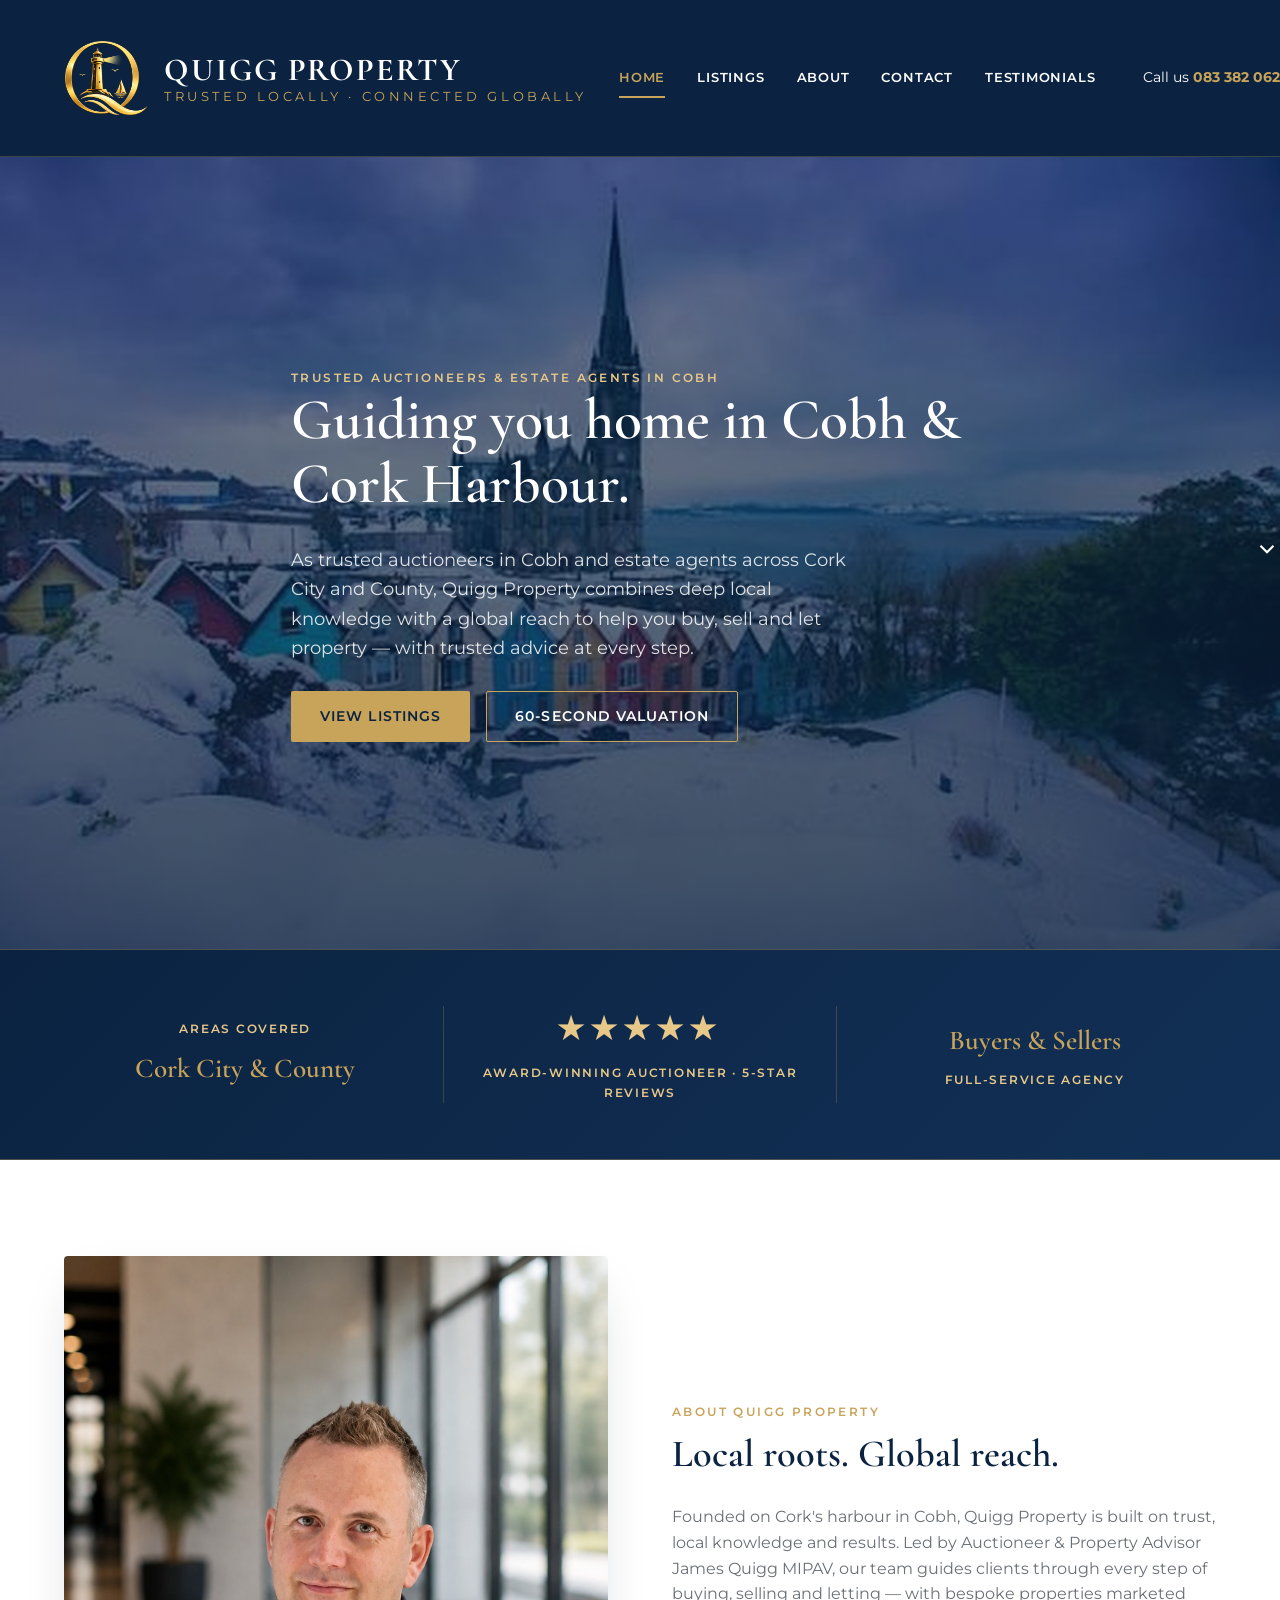
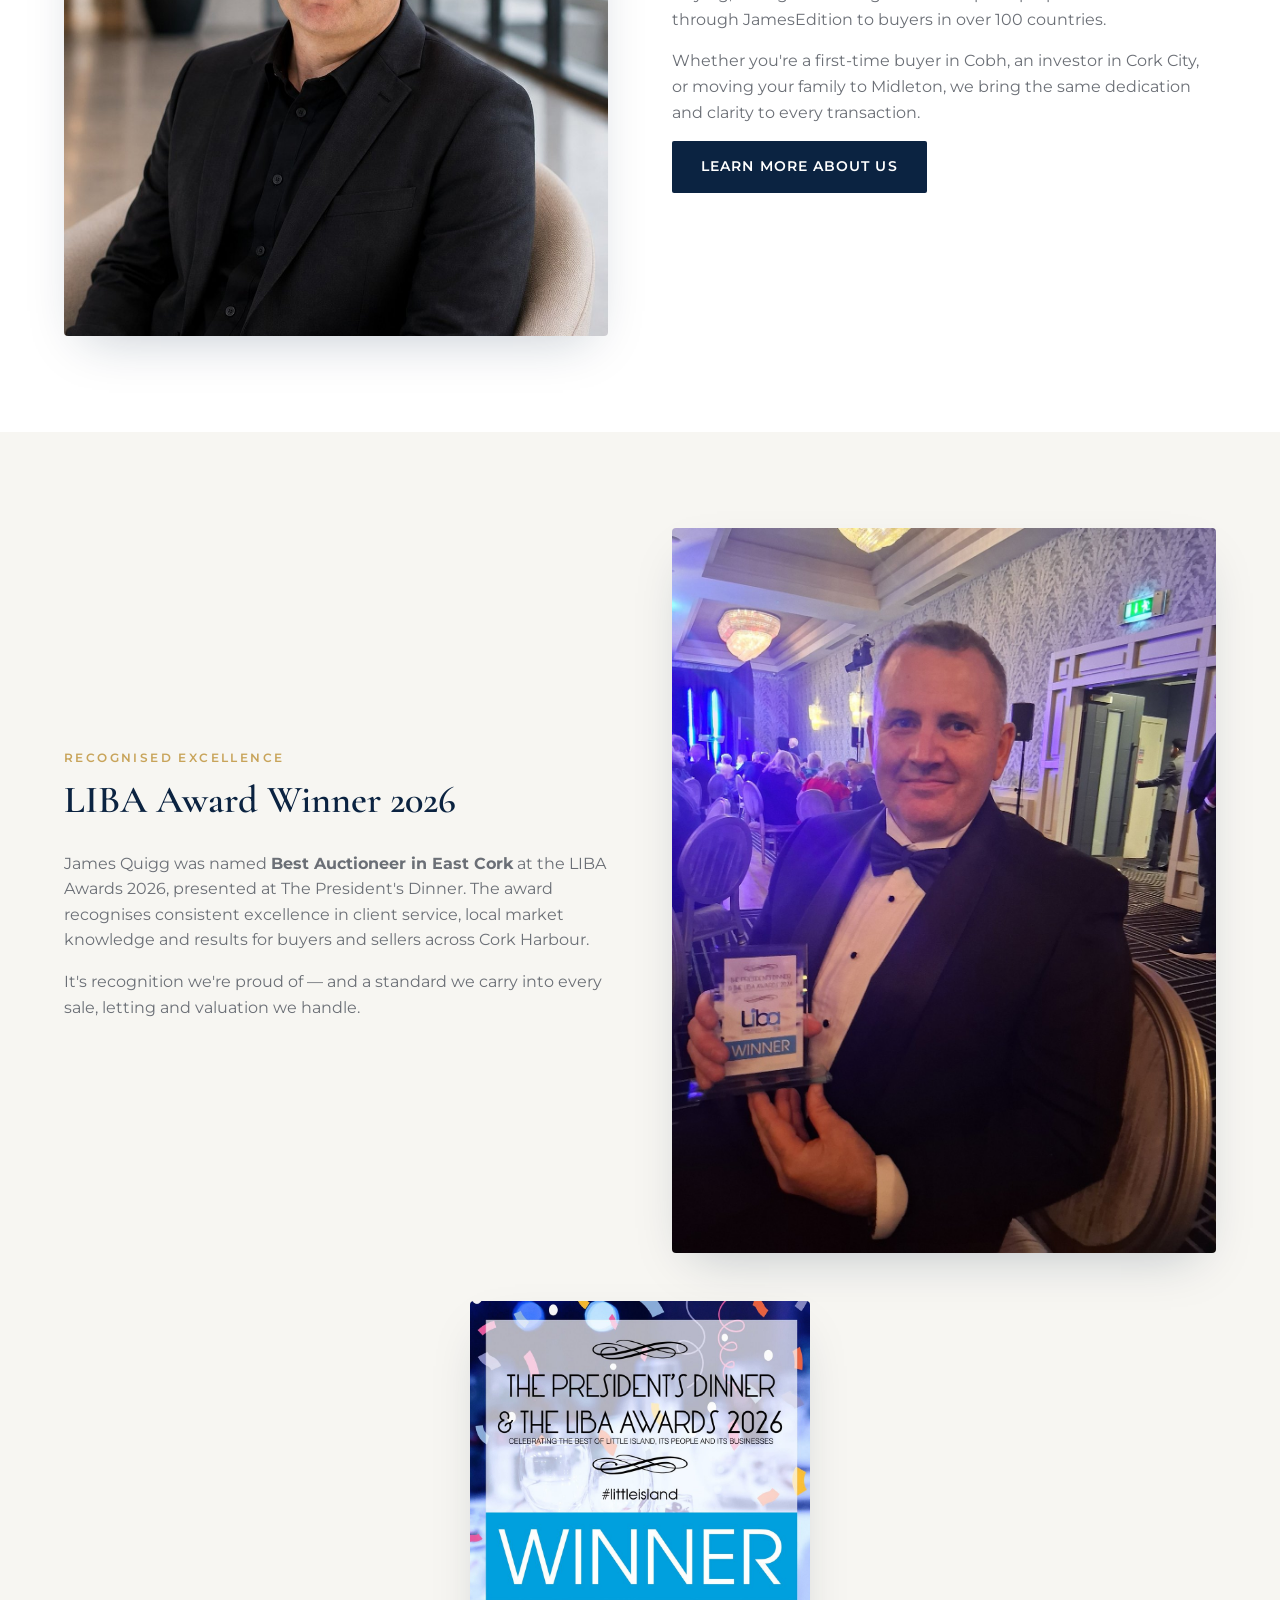
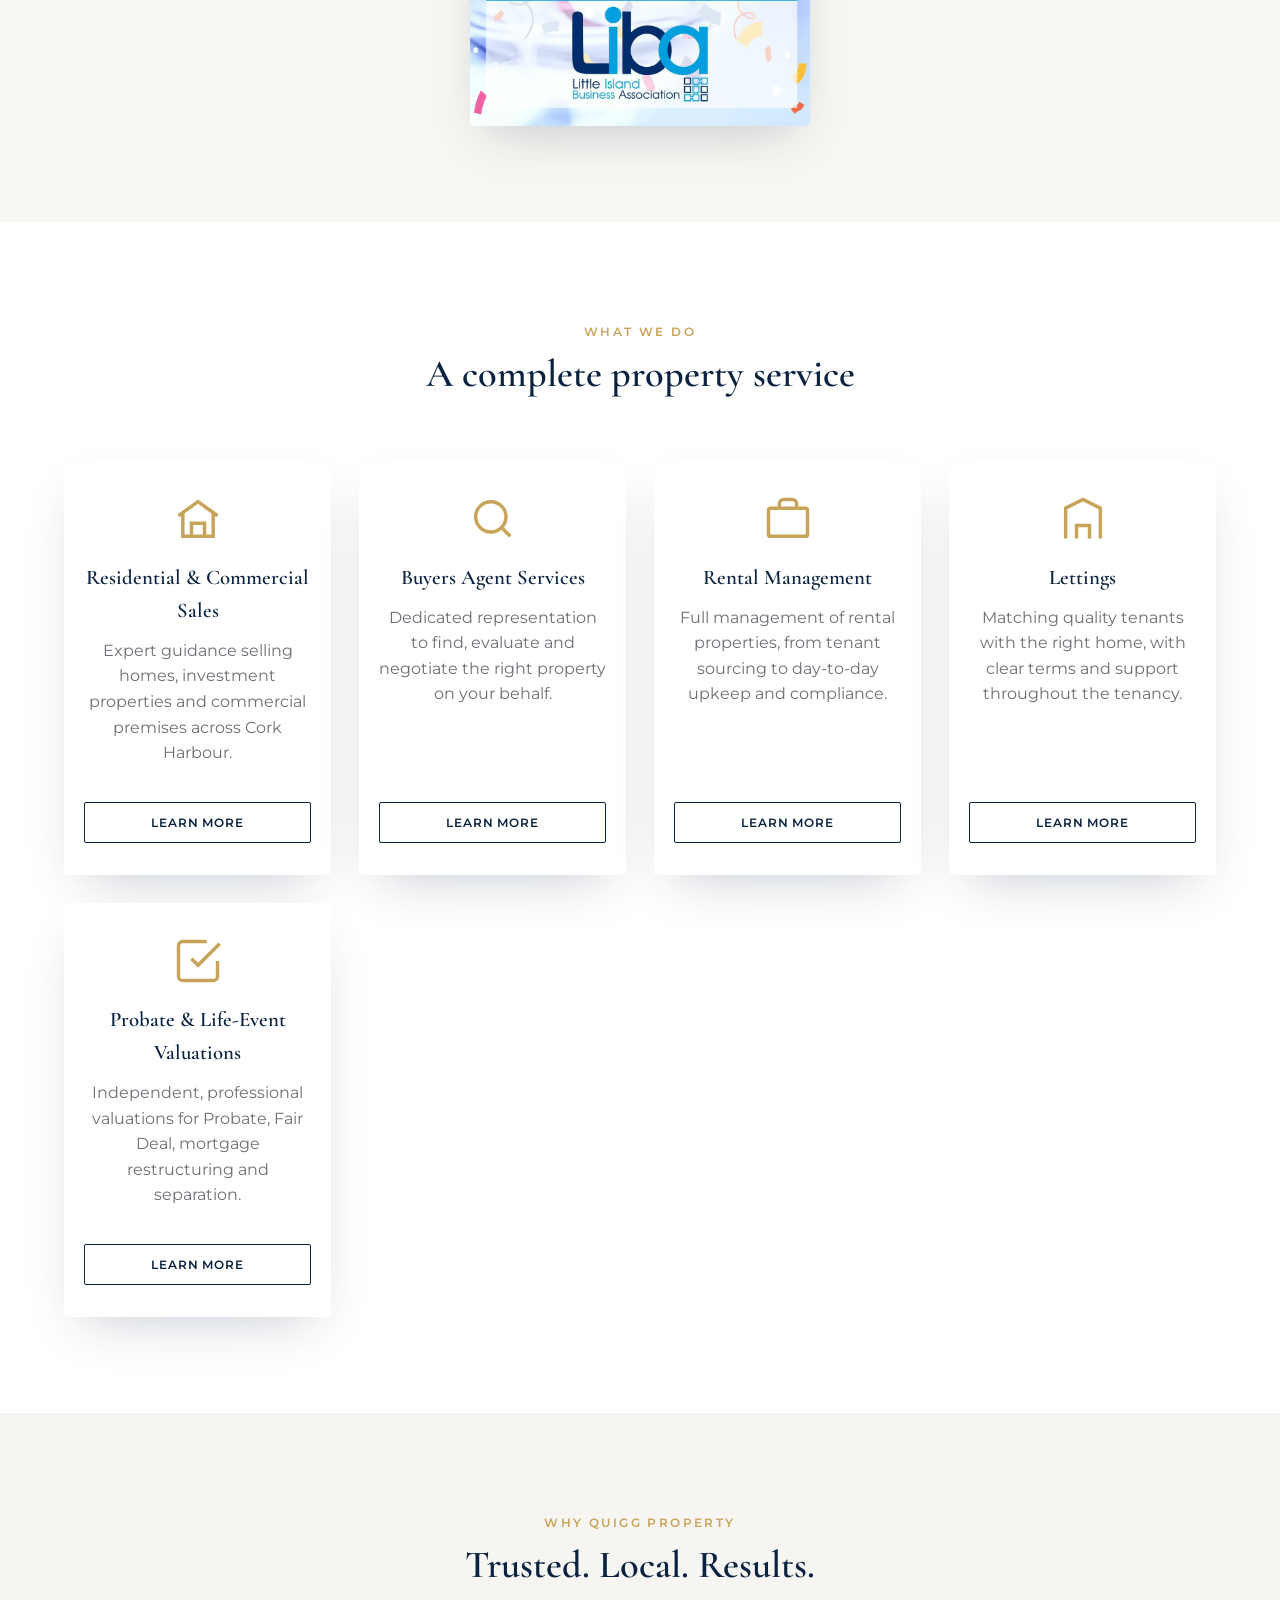
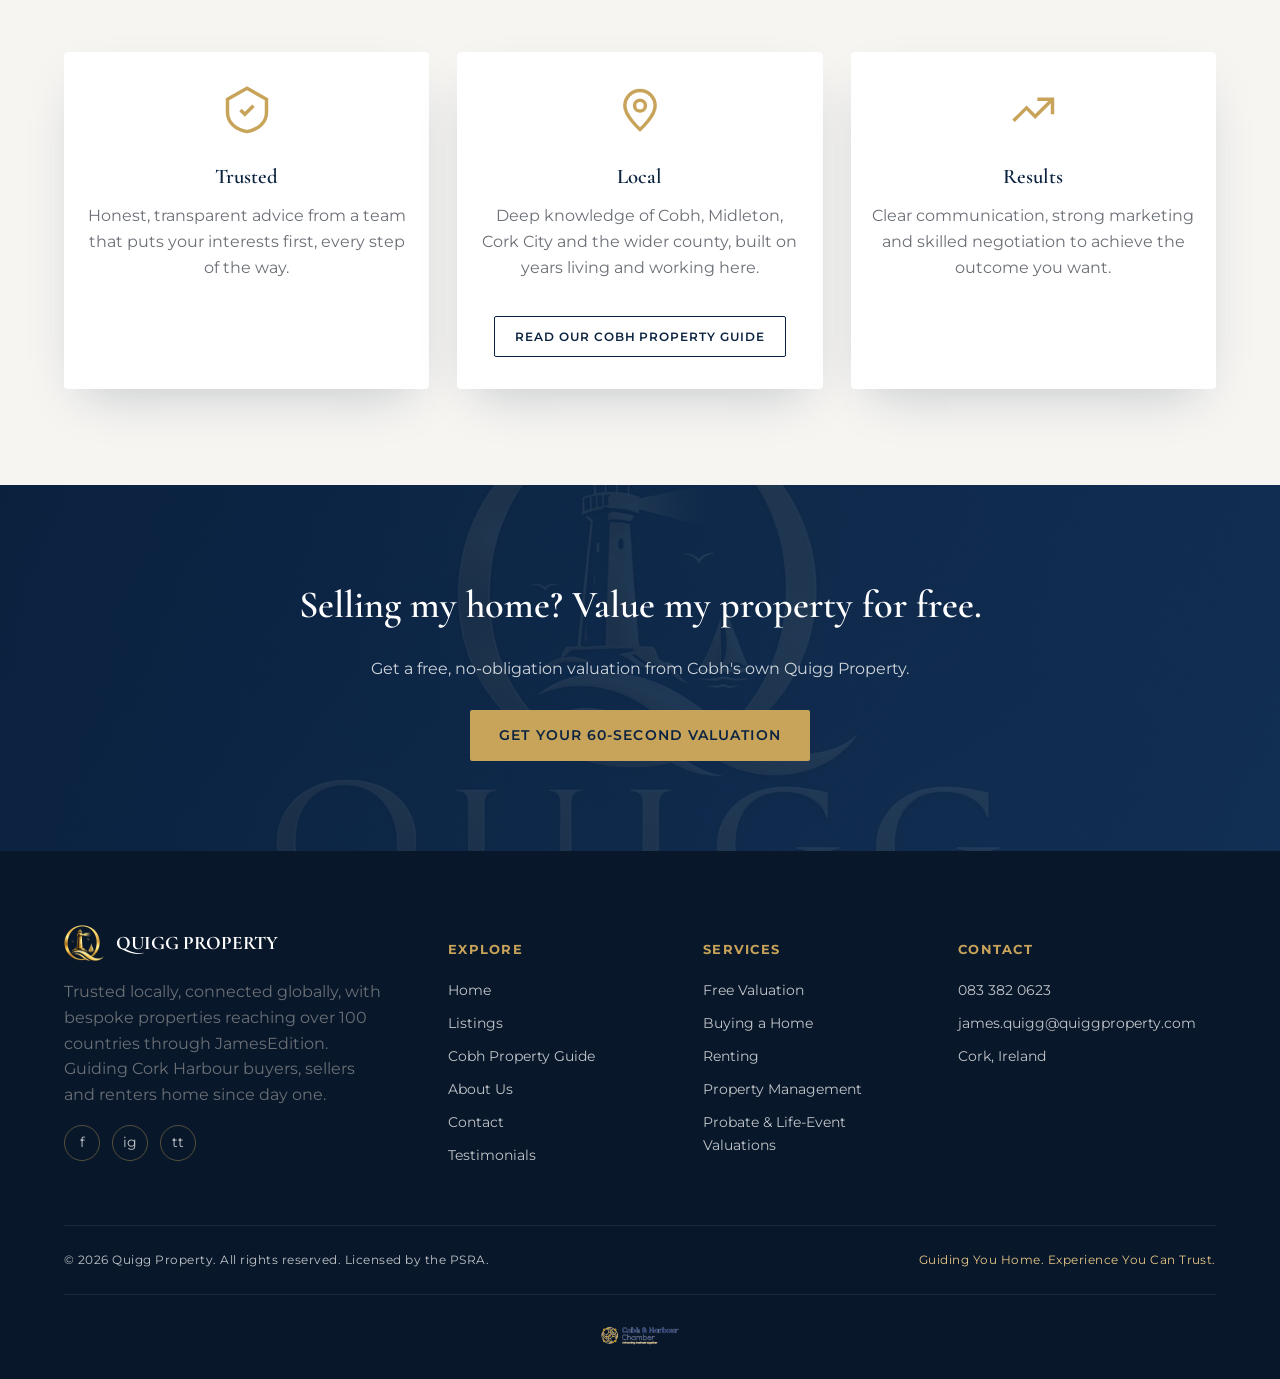
<file: index.html>
<!doctype html>
<html lang="en">
<head>
<meta charset="UTF-8">
<meta name="viewport" content="width=device-width, initial-scale=1.0">
<meta name="google-site-verification" content="cHH-mhDBcZFPdBGJhC3Lkcgr1NDG4pJ4bcyHL3Ua4Qw" />
<title>Estate Agents in Cobh &amp; Auctioneers in Cobh | Quigg Property</title>
<meta name="description" content="Quigg Property — trusted estate agents in Cobh and auctioneers in Cobh. Selling my home? Value my property for free with Cork's trusted local team.">
<link rel="icon" href="assets/logo-mark.png">
<link rel="preconnect" href="https://fonts.googleapis.com">
<link href="https://fonts.googleapis.com/css2?family=Cormorant+Garamond:wght@500;600;700&family=Montserrat:wght@400;500;600;700&display=swap" rel="stylesheet">
<link rel="canonical" href="https://www.quiggproperty.com/">
<meta property="og:type" content="website">
<meta property="og:site_name" content="Quigg Property">
<meta property="og:title" content="Estate Agents in Cobh &amp; Auctioneers in Cobh | Quigg Property">
<meta property="og:description" content="Quigg Property — trusted estate agents in Cobh and auctioneers in Cobh. Selling my home? Value my property for free with Cork's trusted local team.">
<meta property="og:url" content="https://www.quiggproperty.com/">
<meta property="og:image" content="https://www.quiggproperty.com/assets/brand-plate.jpg">
<meta name="twitter:card" content="summary_large_image">
<meta name="twitter:title" content="Estate Agents in Cobh &amp; Auctioneers in Cobh | Quigg Property">
<meta name="twitter:description" content="Quigg Property — trusted estate agents in Cobh and auctioneers in Cobh. Selling my home? Value my property for free with Cork's trusted local team.">
<meta name="twitter:image" content="https://www.quiggproperty.com/assets/brand-plate.jpg">
<link rel="stylesheet" href="assets/styles.css?v=12">
<script type="application/ld+json">
{
  "@context": "https://schema.org",
  "@type": "RealEstateAgent",
  "name": "Quigg Property",
  "image": "https://www.quiggproperty.com/assets/james-quigg.jpg",
  "url": "https://www.quiggproperty.com/",
  "telephone": "+353833820623",
  "email": "james.quigg@quiggproperty.com",
  "address": {
    "@type": "PostalAddress",
    "addressLocality": "Cork",
    "addressCountry": "IE"
  },
  "areaServed": ["Cobh", "Cork City", "Cork County"],
  "sameAs": [
    "https://www.facebook.com/profile.php?id=61560839201506",
    "https://www.instagram.com/cobhauctioneerkw/",
    "https://www.tiktok.com/@kellerwilliamscob"
  ],
  "aggregateRating": {
    "@type": "AggregateRating",
    "ratingValue": "5.0",
    "bestRating": "5",
    "reviewCount": "8"
  }
}
</script>
</head>
<body>

<header class="site-header">
  <div class="container">
    <a href="index.html" class="brand">
      <img width="320" height="289" src="assets/logo-mark.png" alt="Quigg Property">
      <div class="brand-text"><strong>QUIGG PROPERTY</strong><span>Trusted Locally · Connected Globally</span></div>
    </a>
    <nav class="main-nav">
      <a href="index.html" class="active">Home</a>
      <a href="listings.html">Listings</a>
      <a href="about.html">About</a>
      <a href="contact.html">Contact</a>
      <a href="testimonials.html">Testimonials</a>
    </nav>
    <div class="header-actions">
      <span class="phone">Call us <strong>083 382 0623</strong></span>
      <button class="nav-toggle" aria-label="Menu">&#9776;</button>
    </div>
  </div>
</header>

<section class="hero">
  <div class="container hero-inner">
    <span class="eyebrow">Trusted Auctioneers &amp; Estate Agents in Cobh</span>
    <h1>Guiding you home in Cobh &amp; Cork Harbour.</h1>
    <p class="lead">As trusted auctioneers in Cobh and estate agents across Cork City and County, Quigg Property combines deep local knowledge with a global reach to help you buy, sell and let property — with trusted advice at every step.</p>
    <div class="hero-actions">
      <a href="listings.html" class="btn btn-gold">View Listings</a>
      <a href="contact.html?valuation=1#valuation-form" class="btn btn-outline">60-Second Valuation</a>
    </div>
  </div>
  <a href="#hero-search" class="scroll-cue" aria-label="Scroll down">
    <svg width="26" height="26" viewBox="0 0 24 24" fill="none" stroke="currentColor" stroke-width="2"><path d="M6 9l6 6 6-6"/></svg>
  </a>
</section>

<section class="stat-strip" id="hero-search">
  <div class="container">
    <div class="stat-item">
      <div class="stat-label">Areas Covered</div>
      <div class="stat-value">Cork City &amp; County</div>
    </div>
    <div class="stat-item">
      <div class="stat-value"><span class="stat-stars">★★★★★</span></div>
      <div class="stat-label">Award-Winning Auctioneer · 5-Star Reviews</div>
    </div>
    <div class="stat-item">
      <div class="stat-value">Buyers &amp; Sellers</div>
      <div class="stat-label">Full-Service Agency</div>
    </div>
  </div>
</section>

<section style="background:var(--white);">
  <div class="container split">
    <img loading="lazy" decoding="async" width="1000" height="1335" src="assets/james-quigg.jpg" alt="James Quigg, Auctioneer &amp; Property Advisor" style="aspect-ratio:4/5; object-fit:cover; object-position:center 20%;">
    <div>
      <span class="eyebrow">About Quigg Property</span>
      <h2>Local roots. Global reach.</h2>
      <p>Founded on Cork's harbour in Cobh, Quigg Property is built on trust, local knowledge and results. Led by Auctioneer &amp; Property Advisor James Quigg MIPAV, our team guides clients through every step of buying, selling and letting — with bespoke properties marketed through JamesEdition to buyers in over 100 countries.</p>
      <p>Whether you're a first-time buyer in Cobh, an investor in Cork City, or moving your family to Midleton, we bring the same dedication and clarity to every transaction.</p>
      <a href="about.html" class="btn btn-navy">Learn More About Us</a>
    </div>
  </div>
</section>

<section style="background:#f7f6f2;">
  <div class="container split">
    <div>
      <span class="eyebrow">Recognised Excellence</span>
      <h2>LIBA Award Winner 2026</h2>
      <p>James Quigg was named <strong>Best Auctioneer in East Cork</strong> at the LIBA Awards 2026, presented at The President's Dinner. The award recognises consistent excellence in client service, local market knowledge and results for buyers and sellers across Cork Harbour.</p>
      <p>It's recognition we're proud of — and a standard we carry into every sale, letting and valuation we handle.</p>
    </div>
    <img loading="lazy" decoding="async" width="1200" height="1599" src="assets/james-quigg-liba-award-2026.jpg" alt="James Quigg accepting the LIBA Award 2026 for Best Auctioneer in East Cork" style="aspect-ratio:3/4; object-fit:cover; object-position:center 20%;">
  </div>
  <div class="container" style="margin-top:48px; display:flex; justify-content:center;">
    <img loading="lazy" decoding="async" width="1000" height="1250" src="assets/liba-award-2026-certificate.jpg" alt="LIBA Awards 2026 Winner — The President's Dinner, Little Island Business Association" style="max-width:340px; width:100%; border-radius:4px; box-shadow:var(--shadow);">
  </div>
</section>

<section style="background:var(--white);">
  <div class="container">
    <div class="section-head">
      <span class="eyebrow">What We Do</span>
      <h2>A complete property service</h2>
    </div>
    <div class="values services-grid">
      <div class="value-card">
        <svg class="icon" viewBox="0 0 24 24" fill="none" stroke="currentColor" stroke-width="1.6"><path d="M3 10.5 12 4l9 6.5"/><path d="M5 9.5V20h14V9.5"/><path d="M9 20v-6h6v6"/></svg>
        <h3>Residential &amp; Commercial Sales</h3>
        <p>Expert guidance selling homes, investment properties and commercial premises across Cork Harbour.</p>
        <a href="residential-commercial-sales.html" class="service-link">Learn More</a>
      </div>
      <div class="value-card">
        <svg class="icon" viewBox="0 0 24 24" fill="none" stroke="currentColor" stroke-width="1.6"><circle cx="11" cy="11" r="7"/><path d="m20 20-3.5-3.5"/></svg>
        <h3>Buyers Agent Services</h3>
        <p>Dedicated representation to find, evaluate and negotiate the right property on your behalf.</p>
        <a href="buyers-agent-services.html" class="service-link">Learn More</a>
      </div>
      <div class="value-card">
        <svg class="icon" viewBox="0 0 24 24" fill="none" stroke="currentColor" stroke-width="1.6"><rect x="3" y="7" width="18" height="13" rx="1"/><path d="M8 7V5a2 2 0 0 1 2-2h4a2 2 0 0 1 2 2v2"/></svg>
        <h3>Rental Management</h3>
        <p>Full management of rental properties, from tenant sourcing to day-to-day upkeep and compliance.</p>
        <a href="rental-management.html" class="service-link">Learn More</a>
      </div>
      <div class="value-card">
        <svg class="icon" viewBox="0 0 24 24" fill="none" stroke="currentColor" stroke-width="1.6"><path d="M4 21V7l8-4 8 4v14"/><path d="M9 21v-6h6v6"/></svg>
        <h3>Lettings</h3>
        <p>Matching quality tenants with the right home, with clear terms and support throughout the tenancy.</p>
        <a href="lettings.html" class="service-link">Learn More</a>
      </div>
      <div class="value-card">
        <svg class="icon" viewBox="0 0 24 24" fill="none" stroke="currentColor" stroke-width="1.6"><path d="M9 11l3 3L22 4"/><path d="M21 12v7a2 2 0 0 1-2 2H5a2 2 0 0 1-2-2V5a2 2 0 0 1 2-2h11"/></svg>
        <h3>Probate &amp; Life-Event Valuations</h3>
        <p>Independent, professional valuations for Probate, Fair Deal, mortgage restructuring and separation.</p>
        <a href="valuation-services.html" class="service-link">Learn More</a>
      </div>
    </div>
  </div>
</section>

<section>
  <div class="container">
    <div class="section-head">
      <span class="eyebrow">Why Quigg Property</span>
      <h2>Trusted. Local. Results.</h2>
    </div>
    <div class="values">
      <div class="value-card">
        <svg class="icon" viewBox="0 0 24 24" fill="none" stroke="currentColor" stroke-width="1.6"><path d="M12 2 3 7v6c0 5 4 8 9 9 5-1 9-4 9-9V7l-9-5Z"/><path d="m9 12 2 2 4-4"/></svg>
        <h3>Trusted</h3>
        <p>Honest, transparent advice from a team that puts your interests first, every step of the way.</p>
      </div>
      <div class="value-card">
        <svg class="icon" viewBox="0 0 24 24" fill="none" stroke="currentColor" stroke-width="1.6"><path d="M12 21s-7-6.2-7-11a7 7 0 0 1 14 0c0 4.8-7 11-7 11Z"/><circle cx="12" cy="10" r="2.5"/></svg>
        <h3>Local</h3>
        <p>Deep knowledge of Cobh, Midleton, Cork City and the wider county, built on years living and working here.</p>
        <a href="cobh-estate-agents.html" class="service-link">Read Our Cobh Property Guide</a>
      </div>
      <div class="value-card">
        <svg class="icon" viewBox="0 0 24 24" fill="none" stroke="currentColor" stroke-width="1.6"><path d="M3 17l6-6 4 4 8-8"/><path d="M14 7h7v7"/></svg>
        <h3>Results</h3>
        <p>Clear communication, strong marketing and skilled negotiation to achieve the outcome you want.</p>
      </div>
    </div>
  </div>
</section>

<section class="cta-band">
  <div class="container">
    <h2>Selling my home? Value my property for free.</h2>
    <p>Get a free, no-obligation valuation from Cobh's own Quigg Property.</p>
    <a href="contact.html?valuation=1#valuation-form" class="btn btn-gold">Get Your 60-Second Valuation</a>
  </div>
</section>

<footer class="site-footer" id="site-footer"></footer>
<script src="assets/footer.js"></script>
<script src="assets/script.js?v=7"></script>
</body>
</html>
</file>
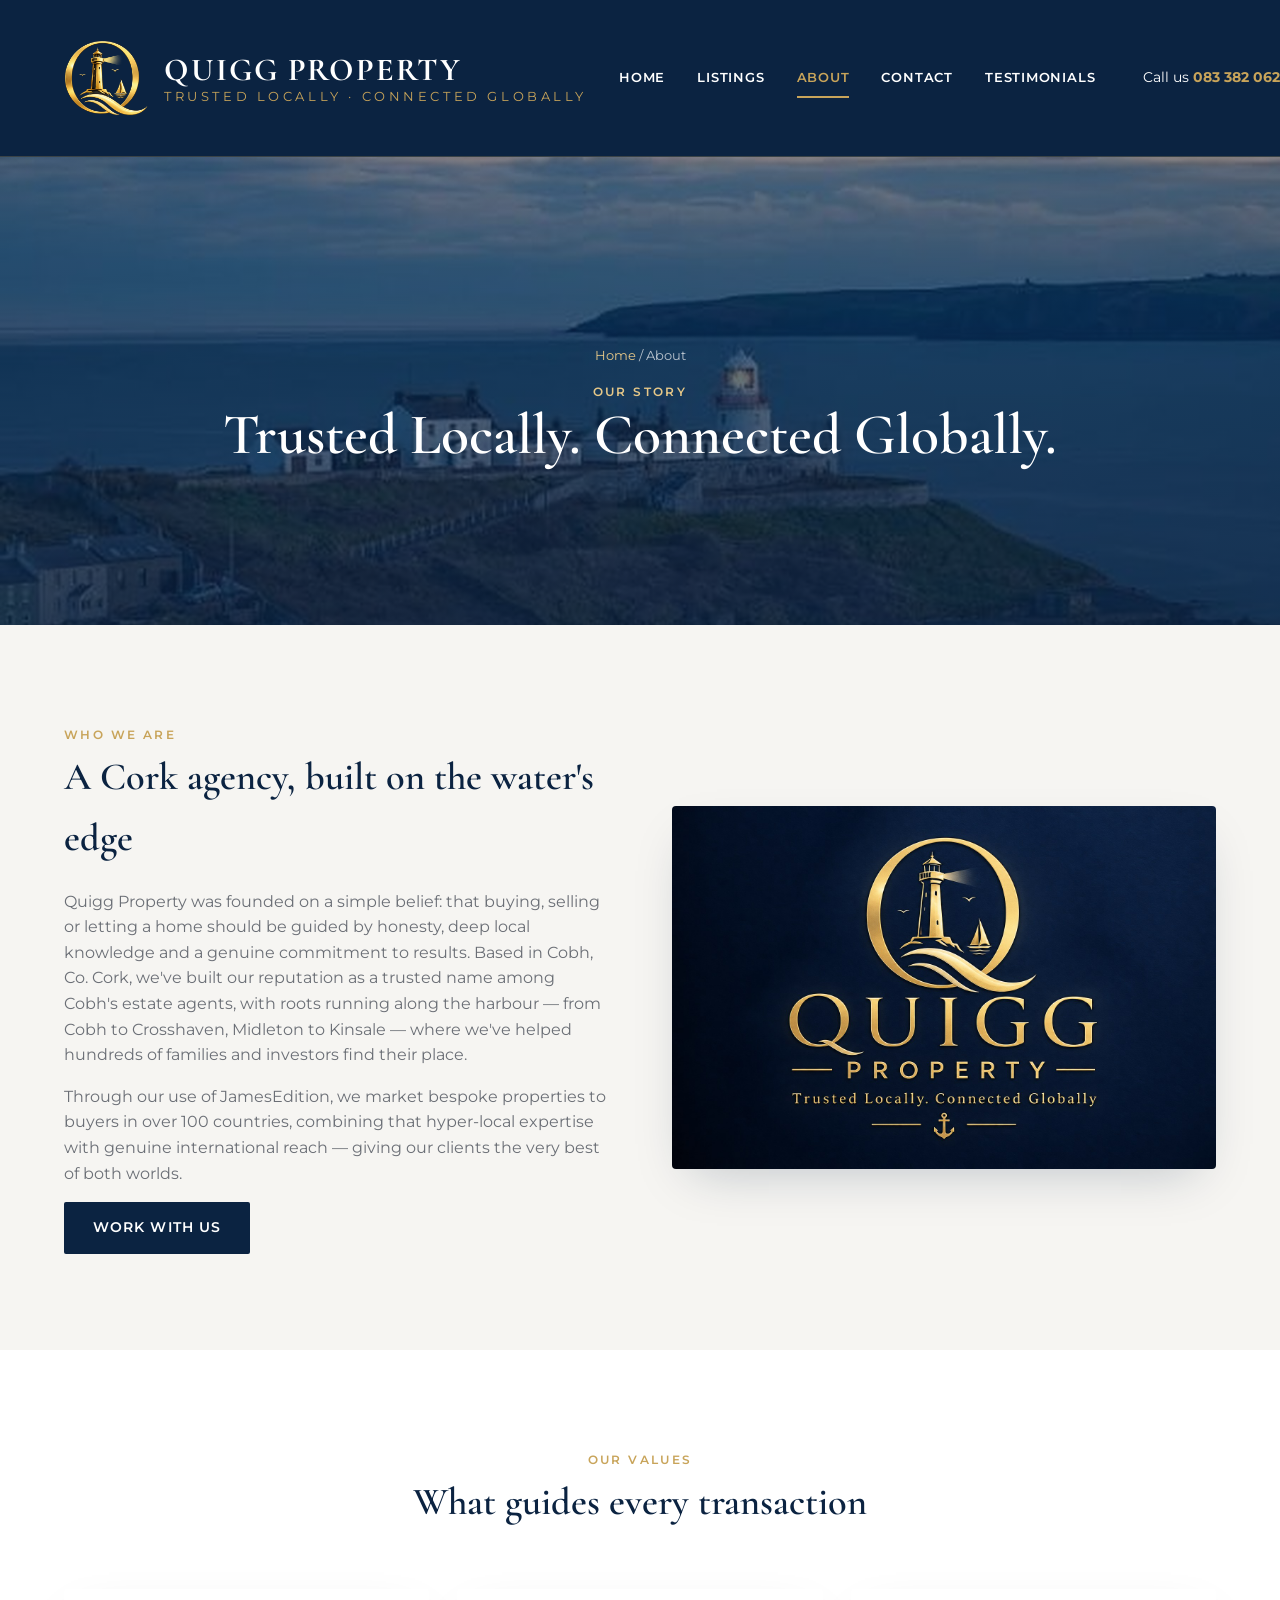
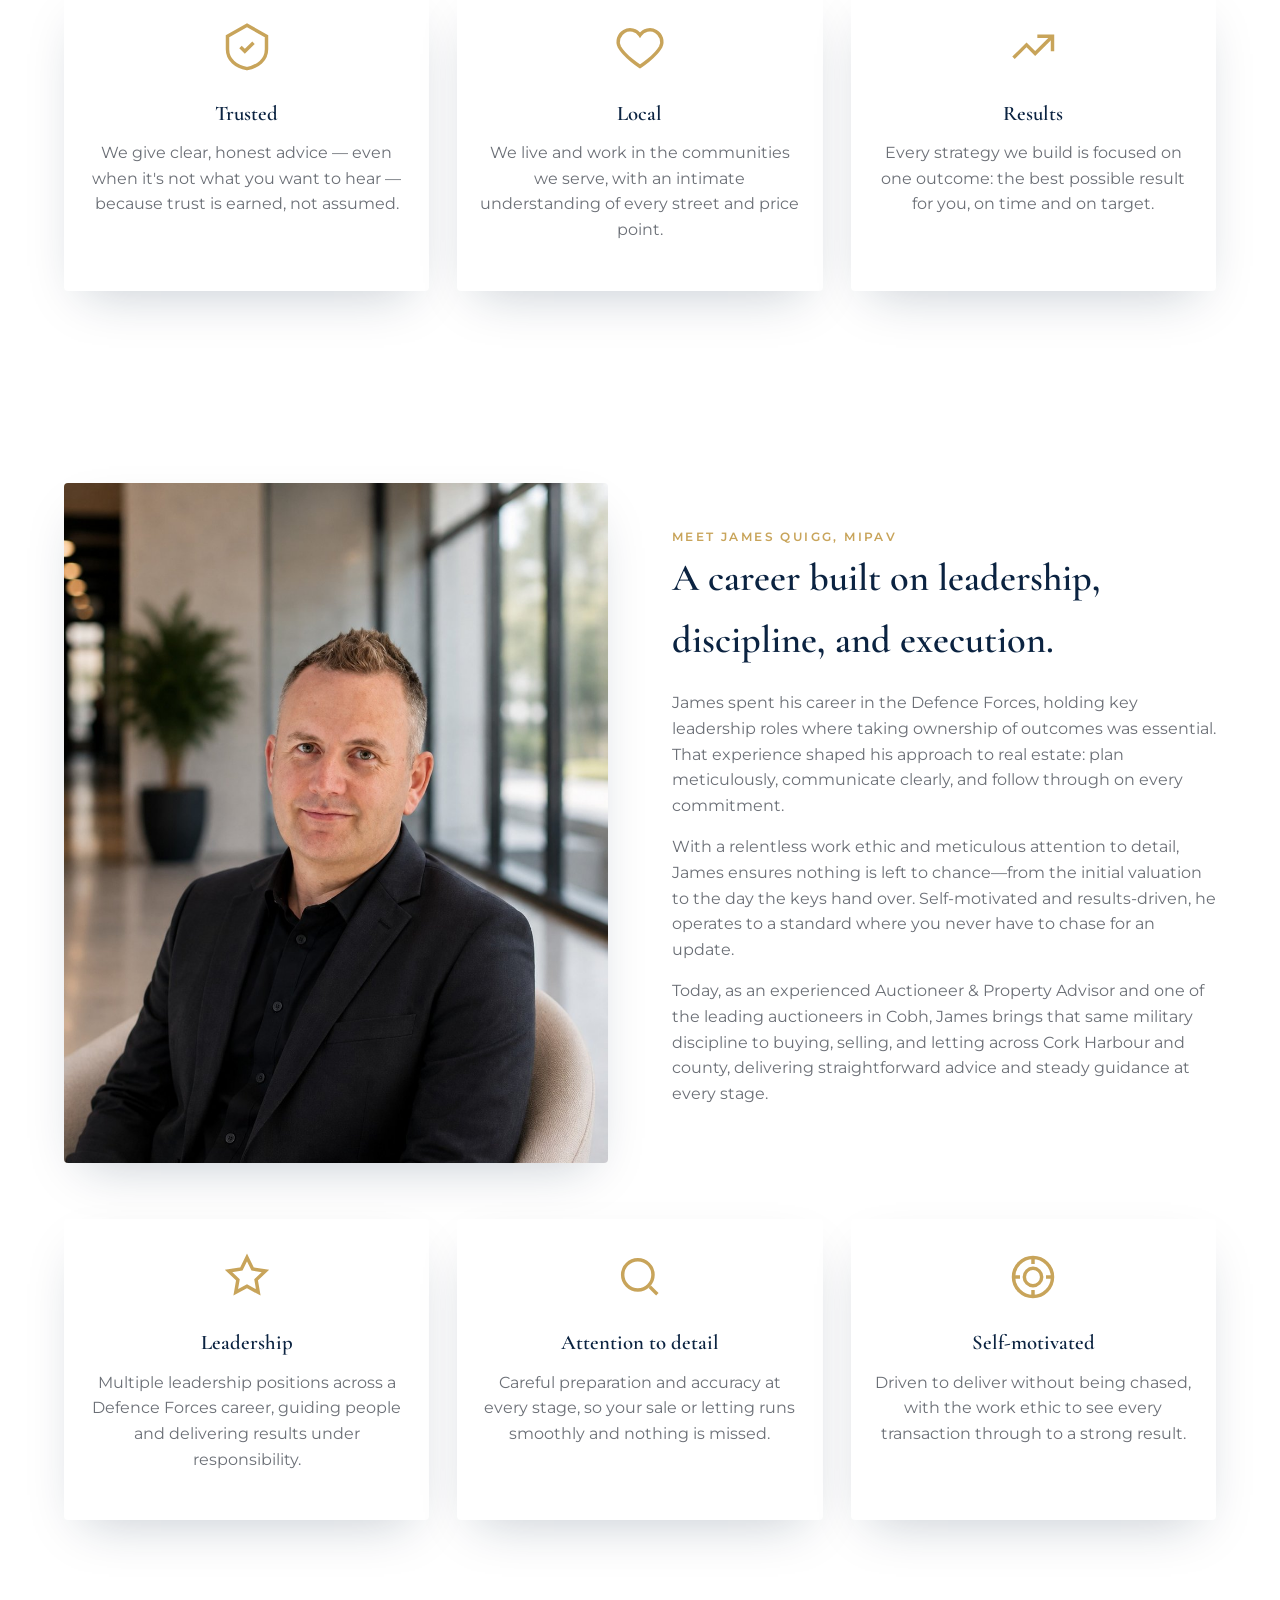
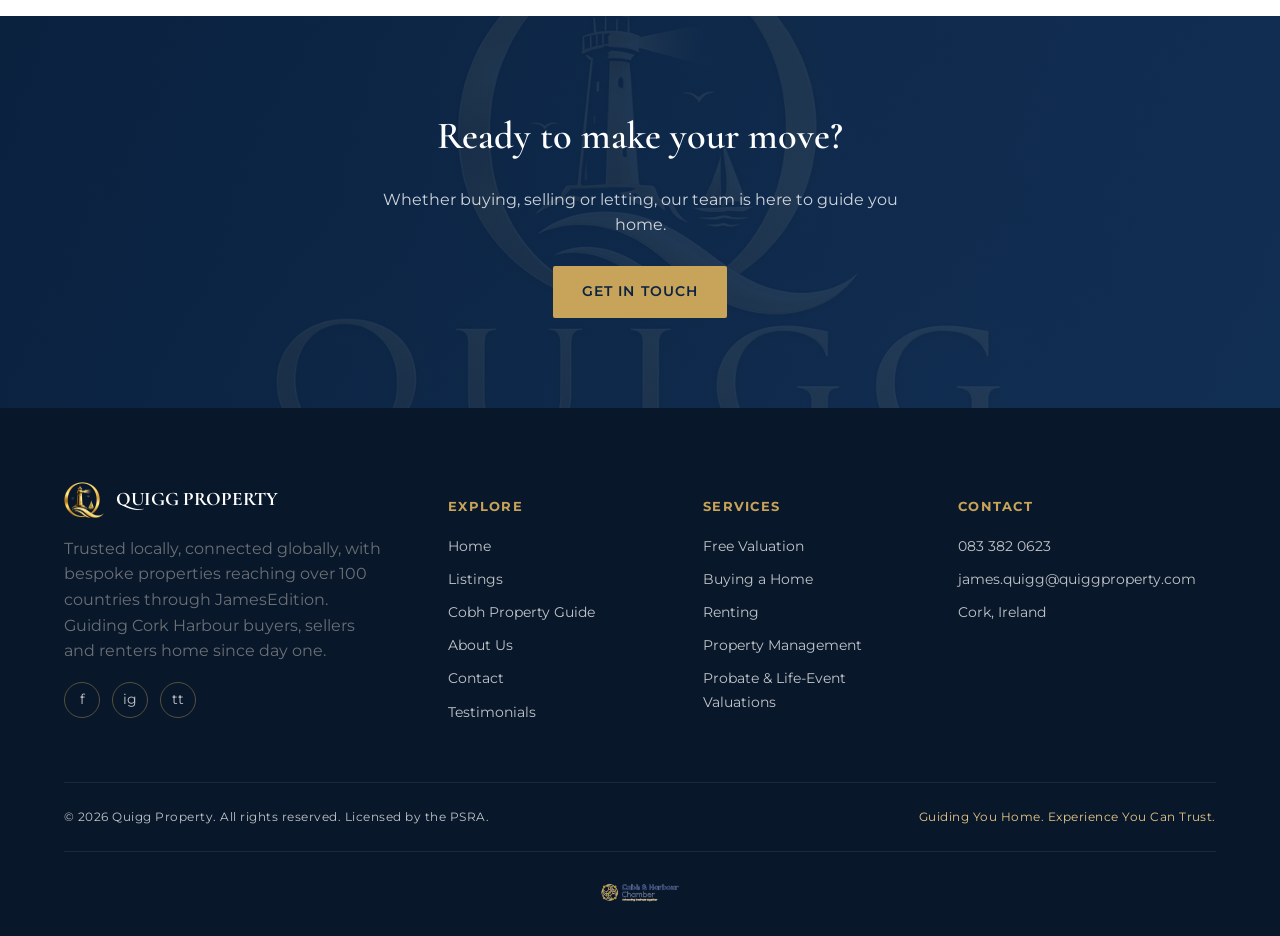
<file: about.html>
<!doctype html>
<html lang="en">
<head>
<meta charset="UTF-8">
<meta name="viewport" content="width=device-width, initial-scale=1.0">
<title>About Us | Auctioneers &amp; Estate Agents in Cobh | Quigg Property</title>
<meta name="description" content="Meet James Quigg MIPAV — trusted auctioneer and estate agent in Cobh and across Cork, with bespoke properties marketed through JamesEdition to buyers in over 100 countries.">
<link rel="icon" href="assets/logo-mark.png">
<link rel="preconnect" href="https://fonts.googleapis.com">
<link href="https://fonts.googleapis.com/css2?family=Cormorant+Garamond:wght@500;600;700&family=Montserrat:wght@400;500;600;700&display=swap" rel="stylesheet">
<link rel="canonical" href="https://www.quiggproperty.com/about.html">
<meta property="og:type" content="website">
<meta property="og:site_name" content="Quigg Property">
<meta property="og:title" content="About Us | Auctioneers &amp; Estate Agents in Cobh | Quigg Property">
<meta property="og:description" content="Meet James Quigg MIPAV — trusted auctioneer and estate agent in Cobh and across Cork, with bespoke properties marketed through JamesEdition to buyers in over 100 countries.">
<meta property="og:url" content="https://www.quiggproperty.com/about.html">
<meta property="og:image" content="https://www.quiggproperty.com/assets/brand-plate.jpg">
<meta name="twitter:card" content="summary_large_image">
<meta name="twitter:title" content="About Us | Auctioneers &amp; Estate Agents in Cobh | Quigg Property">
<meta name="twitter:description" content="Meet James Quigg MIPAV — trusted auctioneer and estate agent in Cobh and across Cork, with bespoke properties marketed through JamesEdition to buyers in over 100 countries.">
<meta name="twitter:image" content="https://www.quiggproperty.com/assets/brand-plate.jpg">
<link rel="stylesheet" href="assets/styles.css?v=12">
</head>
<body>

<header class="site-header">
  <div class="container">
    <a href="index.html" class="brand">
      <img width="320" height="289" src="assets/logo-mark.png" alt="Quigg Property">
      <div class="brand-text"><strong>QUIGG PROPERTY</strong><span>Trusted Locally · Connected Globally</span></div>
    </a>
    <nav class="main-nav">
      <a href="index.html">Home</a>
      <a href="listings.html">Listings</a>
      <a href="about.html" class="active">About</a>
      <a href="contact.html">Contact</a>
      <a href="testimonials.html">Testimonials</a>
    </nav>
    <div class="header-actions">
      <span class="phone">Call us <strong>083 382 0623</strong></span>
      <button class="nav-toggle" aria-label="Menu">&#9776;</button>
    </div>
  </div>
</header>

<section class="page-hero page-hero-about">
  <div class="container">
    <div class="breadcrumb"><a href="index.html">Home</a> / About</div>
    <span class="eyebrow">Our Story</span>
    <h1>Trusted Locally. Connected Globally.</h1>
  </div>
</section>

<section>
  <div class="container split">
    <div>
      <span class="eyebrow">Who We Are</span>
      <h2>A Cork agency, built on the water's edge</h2>
      <p>Quigg Property was founded on a simple belief: that buying, selling or letting a home should be guided by honesty, deep local knowledge and a genuine commitment to results. Based in Cobh, Co. Cork, we've built our reputation as a trusted name among Cobh's estate agents, with roots running along the harbour — from Cobh to Crosshaven, Midleton to Kinsale — where we've helped hundreds of families and investors find their place.</p>
      <p>Through our use of JamesEdition, we market bespoke properties to buyers in over 100 countries, combining that hyper-local expertise with genuine international reach — giving our clients the very best of both worlds.</p>
      <a href="contact.html" class="btn btn-navy">Work With Us</a>
    </div>
    <img loading="lazy" decoding="async" width="1536" height="1024" src="assets/brand-plate.jpg" alt="Quigg Property brand mark — trusted locally, connected globally">
  </div>
</section>

<section style="background:var(--white);">
  <div class="container">
    <div class="section-head">
      <span class="eyebrow">Our Values</span>
      <h2>What guides every transaction</h2>
    </div>
    <div class="values">
      <div class="value-card">
        <svg class="icon" viewBox="0 0 24 24" fill="none" stroke="currentColor" stroke-width="1.6"><path d="M12 2 3 7v6c0 5 4 8 9 9 5-1 9-4 9-9V7l-9-5Z"/><path d="m9 12 2 2 4-4"/></svg>
        <h3>Trusted</h3>
        <p>We give clear, honest advice — even when it's not what you want to hear — because trust is earned, not assumed.</p>
      </div>
      <div class="value-card">
        <svg class="icon" viewBox="0 0 24 24" fill="none" stroke="currentColor" stroke-width="1.6"><path d="M12 21s-7-4.5-9.5-9A5.5 5.5 0 0 1 12 6.5 5.5 5.5 0 0 1 21.5 12c-2.5 4.5-9.5 9-9.5 9Z"/></svg>
        <h3>Local</h3>
        <p>We live and work in the communities we serve, with an intimate understanding of every street and price point.</p>
      </div>
      <div class="value-card">
        <svg class="icon" viewBox="0 0 24 24" fill="none" stroke="currentColor" stroke-width="1.6"><path d="M3 17l6-6 4 4 8-8"/><path d="M14 7h7v7"/></svg>
        <h3>Results</h3>
        <p>Every strategy we build is focused on one outcome: the best possible result for you, on time and on target.</p>
      </div>
    </div>
  </div>
</section>

<section style="background:var(--white);">
  <div class="container">
    <div class="split">
      <img loading="lazy" decoding="async" width="1000" height="1335" src="assets/james-quigg.jpg" alt="James Quigg, Auctioneer &amp; Property Advisor" style="aspect-ratio:4/5; object-fit:cover; object-position:center 20%;">
      <div>
        <span class="eyebrow">Meet James Quigg, MIPAV</span>
        <h2>A career built on leadership, discipline, and execution.</h2>
        <p>James spent his career in the Defence Forces, holding key leadership roles where taking ownership of outcomes was essential. That experience shaped his approach to real estate: plan meticulously, communicate clearly, and follow through on every commitment.</p>
        <p>With a relentless work ethic and meticulous attention to detail, James ensures nothing is left to chance—from the initial valuation to the day the keys hand over. Self-motivated and results-driven, he operates to a standard where you never have to chase for an update.</p>
        <p>Today, as an experienced Auctioneer &amp; Property Advisor and one of the leading auctioneers in Cobh, James brings that same military discipline to buying, selling, and letting across Cork Harbour and county, delivering straightforward advice and steady guidance at every stage.</p>
      </div>
    </div>
    <div class="values" style="margin-top:56px;">
      <div class="value-card">
        <svg class="icon" viewBox="0 0 24 24" fill="none" stroke="currentColor" stroke-width="1.6"><path d="M12 3l2.6 5.3 5.9.9-4.3 4.1 1 5.8L12 16.3 6.8 19.1l1-5.8L3.5 9.2l5.9-.9L12 3Z"/></svg>
        <h3>Leadership</h3>
        <p>Multiple leadership positions across a Defence Forces career, guiding people and delivering results under responsibility.</p>
      </div>
      <div class="value-card">
        <svg class="icon" viewBox="0 0 24 24" fill="none" stroke="currentColor" stroke-width="1.6"><circle cx="11" cy="11" r="7"/><path d="m20 20-3.5-3.5"/></svg>
        <h3>Attention to detail</h3>
        <p>Careful preparation and accuracy at every stage, so your sale or letting runs smoothly and nothing is missed.</p>
      </div>
      <div class="value-card">
        <svg class="icon" viewBox="0 0 24 24" fill="none" stroke="currentColor" stroke-width="1.6"><circle cx="12" cy="12" r="9"/><circle cx="12" cy="12" r="4"/><path d="M12 3v3M12 18v3M3 12h3M18 12h3"/></svg>
        <h3>Self-motivated</h3>
        <p>Driven to deliver without being chased, with the work ethic to see every transaction through to a strong result.</p>
      </div>
    </div>
  </div>
</section>

<section class="cta-band">
  <div class="container">
    <h2>Ready to make your move?</h2>
    <p>Whether buying, selling or letting, our team is here to guide you home.</p>
    <a href="contact.html" class="btn btn-gold">Get in Touch</a>
  </div>
</section>

<footer class="site-footer" id="site-footer"></footer>
<script src="assets/footer.js"></script>
<script src="assets/script.js?v=7"></script>
</body>
</html>
</file>
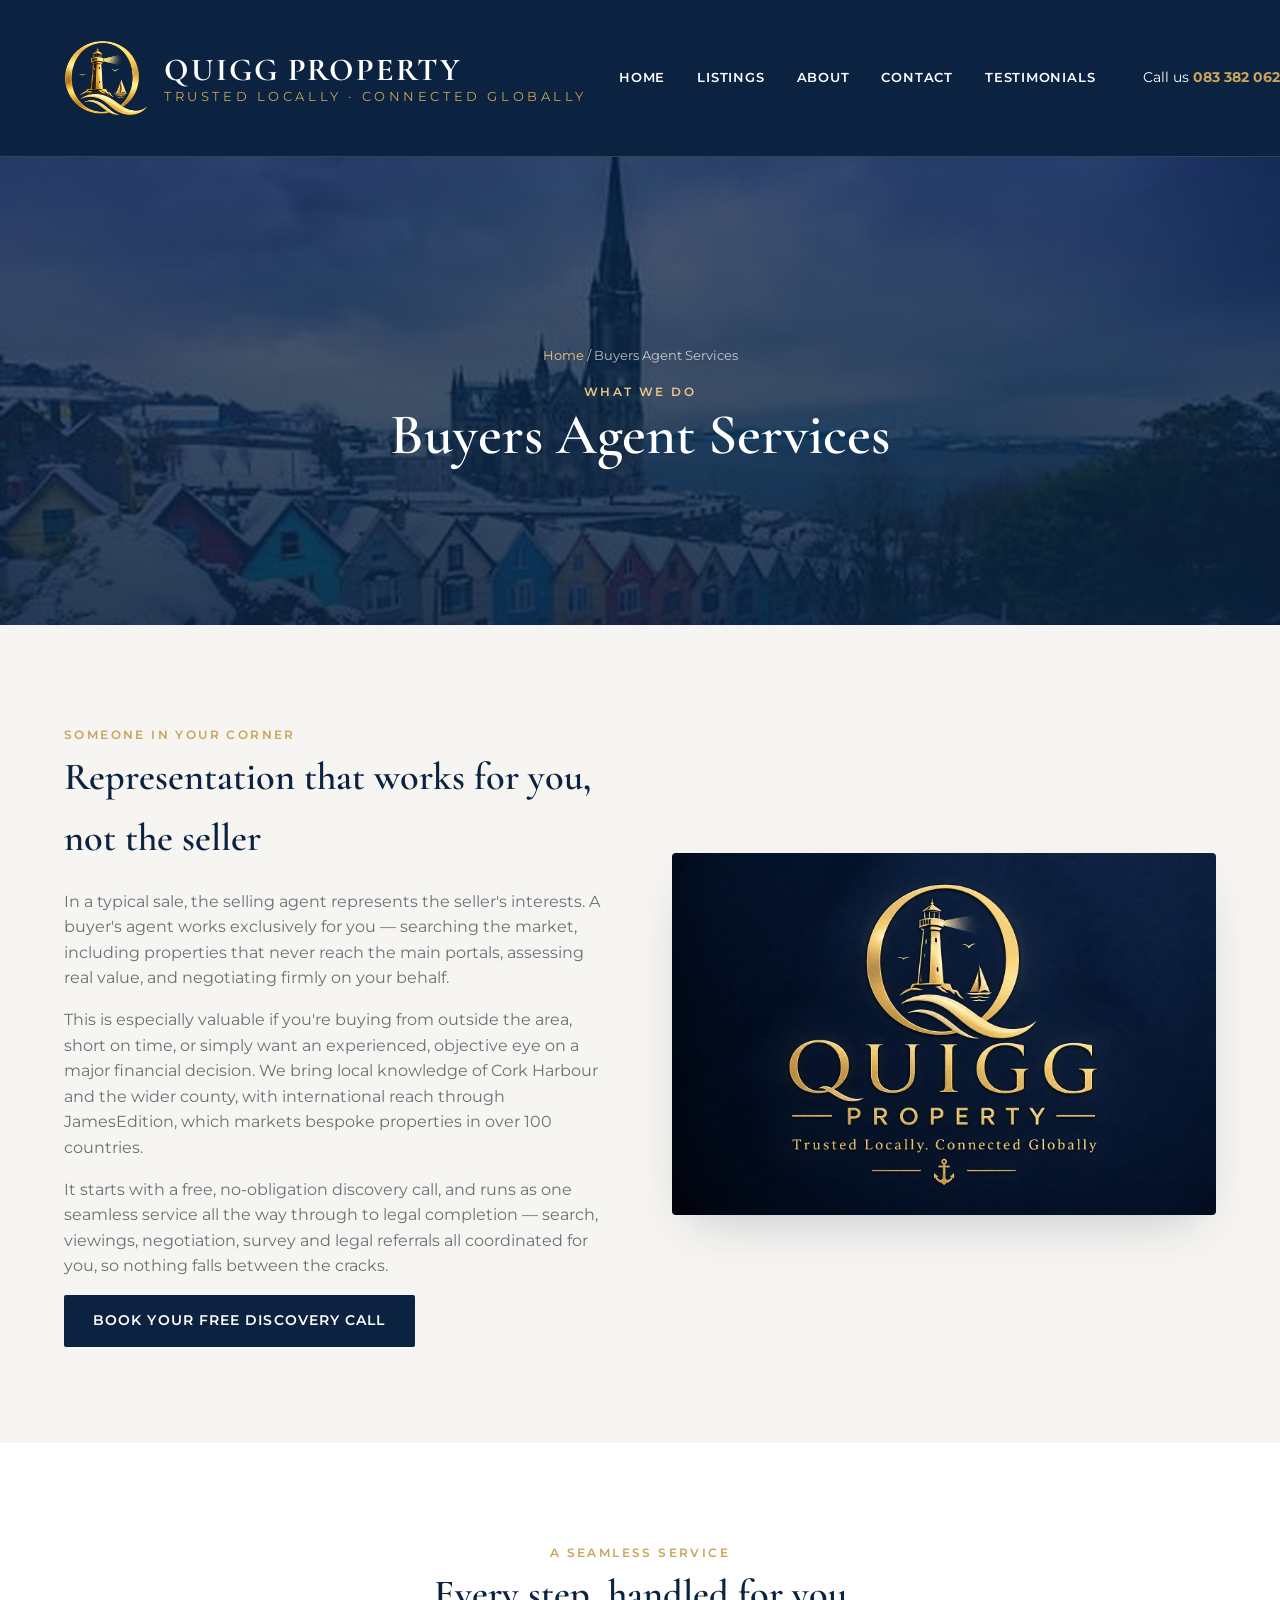
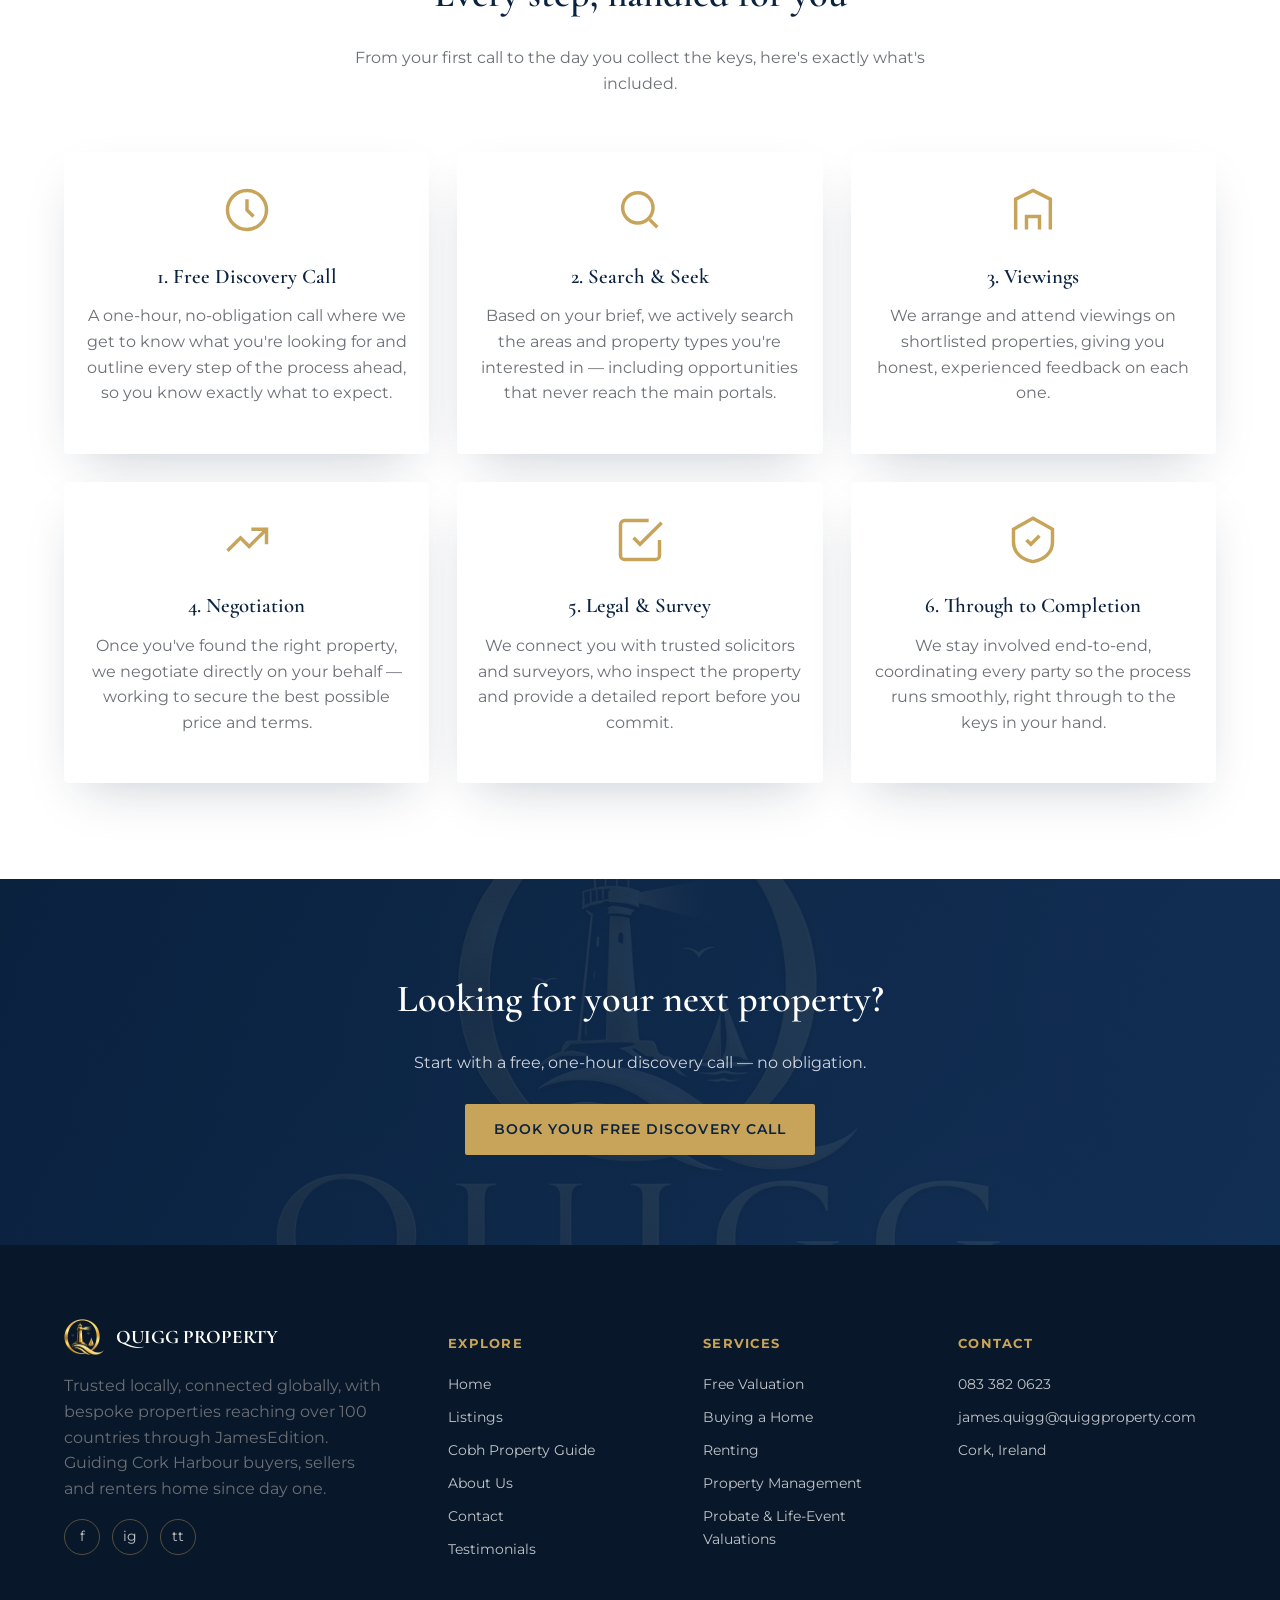
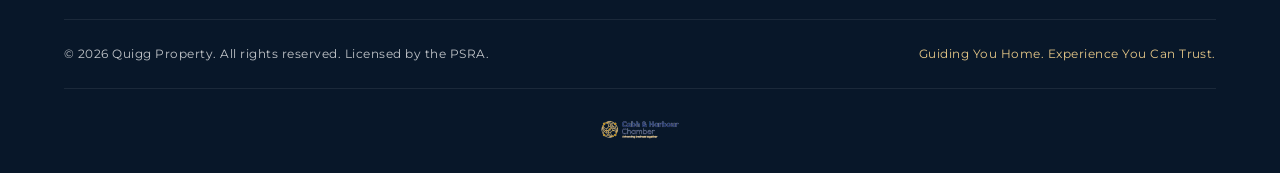
<file: buyers-agent-services.html>
<!doctype html>
<html lang="en">
<head>
<meta charset="UTF-8">
<meta name="viewport" content="width=device-width, initial-scale=1.0">
<title>Buyers Agent Services | Quigg Property</title>
<meta name="description" content="Let Quigg Property find, evaluate and negotiate your next property on your behalf. Dedicated buyer representation across Cork City and County.">
<link rel="icon" href="assets/logo-mark.png">
<link rel="preconnect" href="https://fonts.googleapis.com">
<link href="https://fonts.googleapis.com/css2?family=Cormorant+Garamond:wght@500;600;700&family=Montserrat:wght@400;500;600;700&display=swap" rel="stylesheet">
<link rel="canonical" href="https://www.quiggproperty.com/buyers-agent-services.html">
<meta property="og:type" content="website">
<meta property="og:site_name" content="Quigg Property">
<meta property="og:title" content="Buyers Agent Services | Quigg Property">
<meta property="og:description" content="Let Quigg Property find, evaluate and negotiate your next property on your behalf. Dedicated buyer representation across Cork City and County.">
<meta property="og:url" content="https://www.quiggproperty.com/buyers-agent-services.html">
<meta property="og:image" content="https://www.quiggproperty.com/assets/brand-plate.jpg">
<meta name="twitter:card" content="summary_large_image">
<meta name="twitter:title" content="Buyers Agent Services | Quigg Property">
<meta name="twitter:description" content="Let Quigg Property find, evaluate and negotiate your next property on your behalf. Dedicated buyer representation across Cork City and County.">
<meta name="twitter:image" content="https://www.quiggproperty.com/assets/brand-plate.jpg">
<link rel="stylesheet" href="assets/styles.css?v=12">
</head>
<body>

<header class="site-header">
  <div class="container">
    <a href="index.html" class="brand">
      <img width="320" height="289" src="assets/logo-mark.png" alt="Quigg Property">
      <div class="brand-text"><strong>QUIGG PROPERTY</strong><span>Trusted Locally · Connected Globally</span></div>
    </a>
    <nav class="main-nav">
      <a href="index.html">Home</a>
      <a href="listings.html">Listings</a>
      <a href="about.html">About</a>
      <a href="contact.html">Contact</a>
      <a href="testimonials.html">Testimonials</a>
    </nav>
    <div class="header-actions">
      <span class="phone">Call us <strong>083 382 0623</strong></span>
      <button class="nav-toggle" aria-label="Menu">&#9776;</button>
    </div>
  </div>
</header>

<section class="page-hero">
  <div class="container">
    <div class="breadcrumb"><a href="index.html">Home</a> / Buyers Agent Services</div>
    <span class="eyebrow">What We Do</span>
    <h1>Buyers Agent Services</h1>
  </div>
</section>

<section>
  <div class="container split">
    <div>
      <span class="eyebrow">Someone In Your Corner</span>
      <h2>Representation that works for you, not the seller</h2>
      <p>In a typical sale, the selling agent represents the seller's interests. A buyer's agent works exclusively for you — searching the market, including properties that never reach the main portals, assessing real value, and negotiating firmly on your behalf.</p>
      <p>This is especially valuable if you're buying from outside the area, short on time, or simply want an experienced, objective eye on a major financial decision. We bring local knowledge of Cork Harbour and the wider county, with international reach through JamesEdition, which markets bespoke properties in over 100 countries.</p>
      <p>It starts with a free, no-obligation discovery call, and runs as one seamless service all the way through to legal completion — search, viewings, negotiation, survey and legal referrals all coordinated for you, so nothing falls between the cracks.</p>
      <a href="contact.html" class="btn btn-navy">Book Your Free Discovery Call</a>
    </div>
    <img loading="lazy" decoding="async" width="1536" height="1024" src="assets/brand-plate.jpg" alt="Quigg Property brand mark">
  </div>
</section>

<section style="background:var(--white);">
  <div class="container">
    <div class="section-head">
      <span class="eyebrow">A Seamless Service</span>
      <h2>Every step, handled for you</h2>
      <p>From your first call to the day you collect the keys, here's exactly what's included.</p>
    </div>
    <div class="values">
      <div class="value-card">
        <svg class="icon" viewBox="0 0 24 24" fill="none" stroke="currentColor" stroke-width="1.6"><circle cx="12" cy="12" r="9"/><path d="M12 7v5l3 3"/></svg>
        <h3>1. Free Discovery Call</h3>
        <p>A one-hour, no-obligation call where we get to know what you're looking for and outline every step of the process ahead, so you know exactly what to expect.</p>
      </div>
      <div class="value-card">
        <svg class="icon" viewBox="0 0 24 24" fill="none" stroke="currentColor" stroke-width="1.6"><circle cx="11" cy="11" r="7"/><path d="m20 20-3.5-3.5"/></svg>
        <h3>2. Search &amp; Seek</h3>
        <p>Based on your brief, we actively search the areas and property types you're interested in — including opportunities that never reach the main portals.</p>
      </div>
      <div class="value-card">
        <svg class="icon" viewBox="0 0 24 24" fill="none" stroke="currentColor" stroke-width="1.6"><path d="M4 21V7l8-4 8 4v14"/><path d="M9 21v-6h6v6"/></svg>
        <h3>3. Viewings</h3>
        <p>We arrange and attend viewings on shortlisted properties, giving you honest, experienced feedback on each one.</p>
      </div>
      <div class="value-card">
        <svg class="icon" viewBox="0 0 24 24" fill="none" stroke="currentColor" stroke-width="1.6"><path d="M3 17l6-6 4 4 8-8"/><path d="M14 7h7v7"/></svg>
        <h3>4. Negotiation</h3>
        <p>Once you've found the right property, we negotiate directly on your behalf — working to secure the best possible price and terms.</p>
      </div>
      <div class="value-card">
        <svg class="icon" viewBox="0 0 24 24" fill="none" stroke="currentColor" stroke-width="1.6"><path d="M9 11l3 3L22 4"/><path d="M21 12v7a2 2 0 0 1-2 2H5a2 2 0 0 1-2-2V5a2 2 0 0 1 2-2h11"/></svg>
        <h3>5. Legal &amp; Survey</h3>
        <p>We connect you with trusted solicitors and surveyors, who inspect the property and provide a detailed report before you commit.</p>
      </div>
      <div class="value-card">
        <svg class="icon" viewBox="0 0 24 24" fill="none" stroke="currentColor" stroke-width="1.6"><path d="M12 2 3 7v6c0 5 4 8 9 9 5-1 9-4 9-9V7l-9-5Z"/><path d="m9 12 2 2 4-4"/></svg>
        <h3>6. Through to Completion</h3>
        <p>We stay involved end-to-end, coordinating every party so the process runs smoothly, right through to the keys in your hand.</p>
      </div>
    </div>
  </div>
</section>

<section class="cta-band">
  <div class="container">
    <h2>Looking for your next property?</h2>
    <p>Start with a free, one-hour discovery call — no obligation.</p>
    <a href="contact.html" class="btn btn-gold">Book Your Free Discovery Call</a>
  </div>
</section>

<footer class="site-footer" id="site-footer"></footer>
<script src="assets/footer.js"></script>
<script src="assets/script.js?v=7"></script>
</body>
</html>
</file>
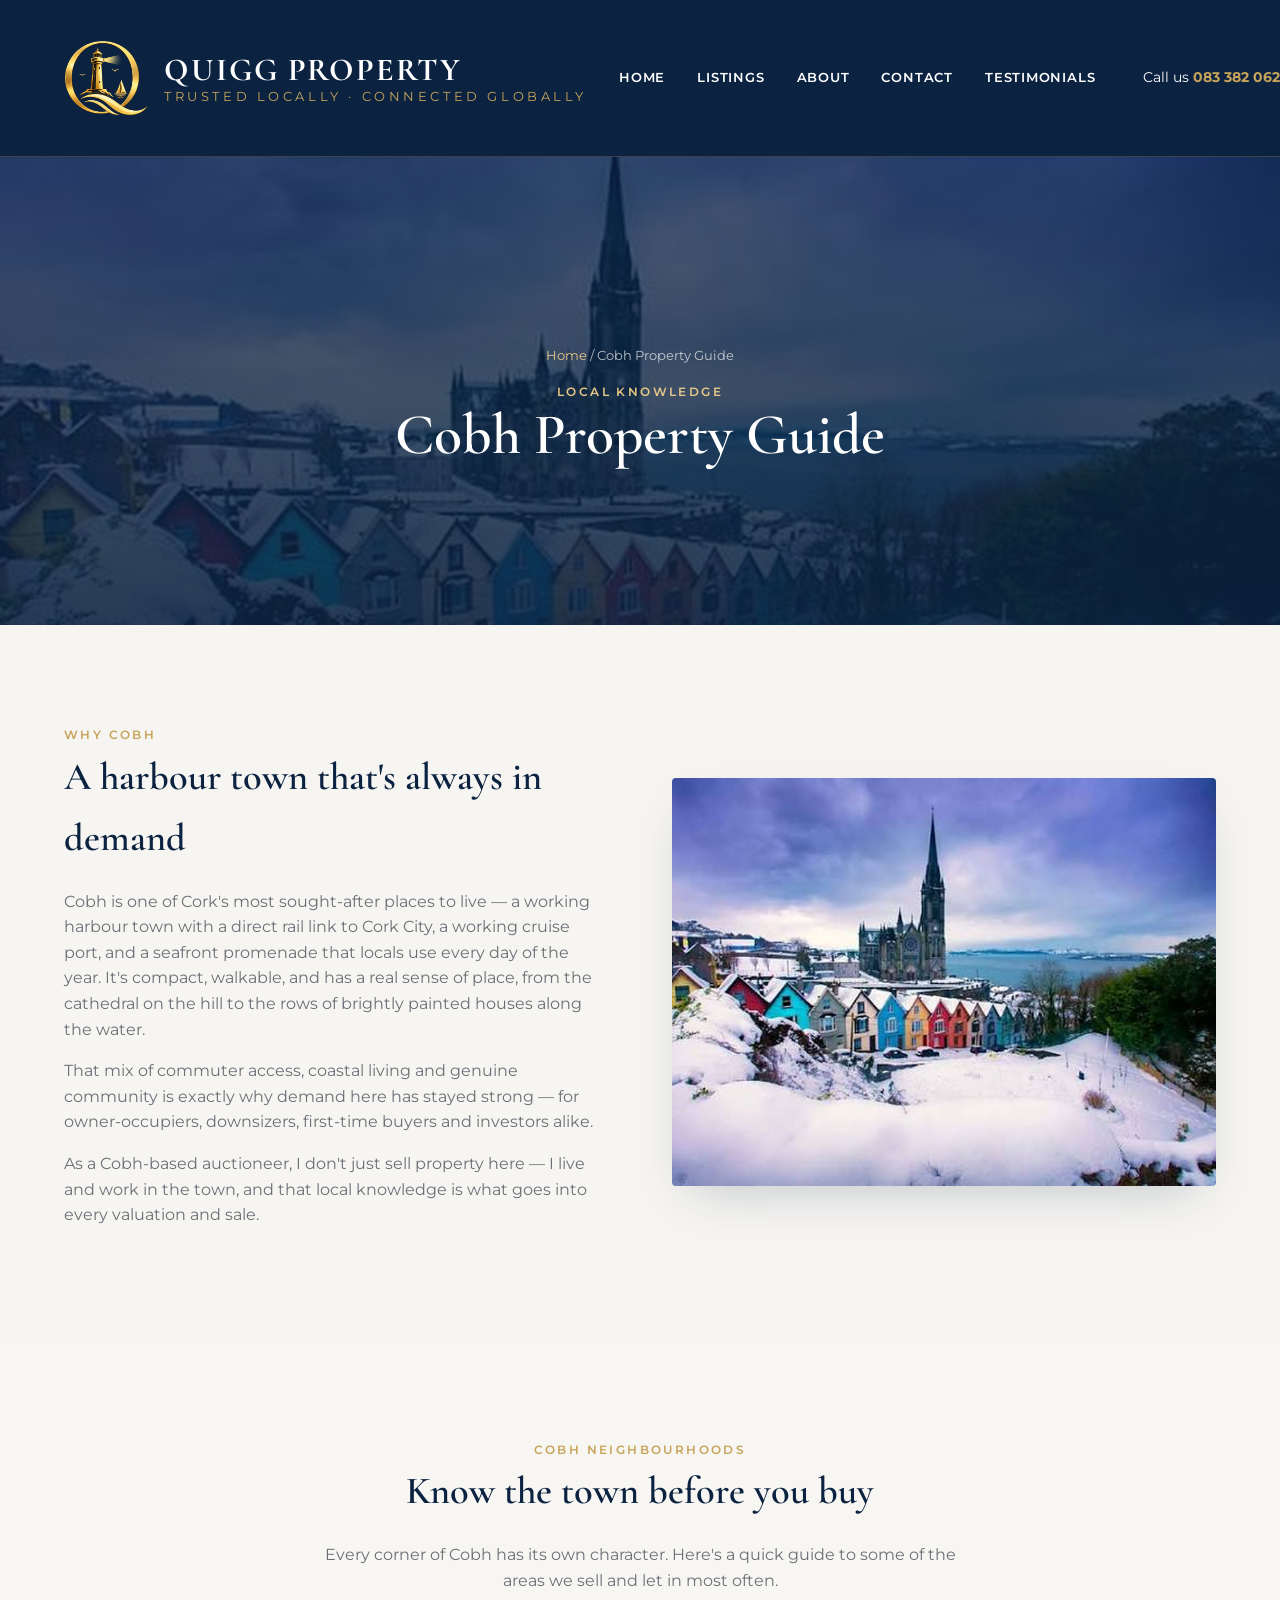
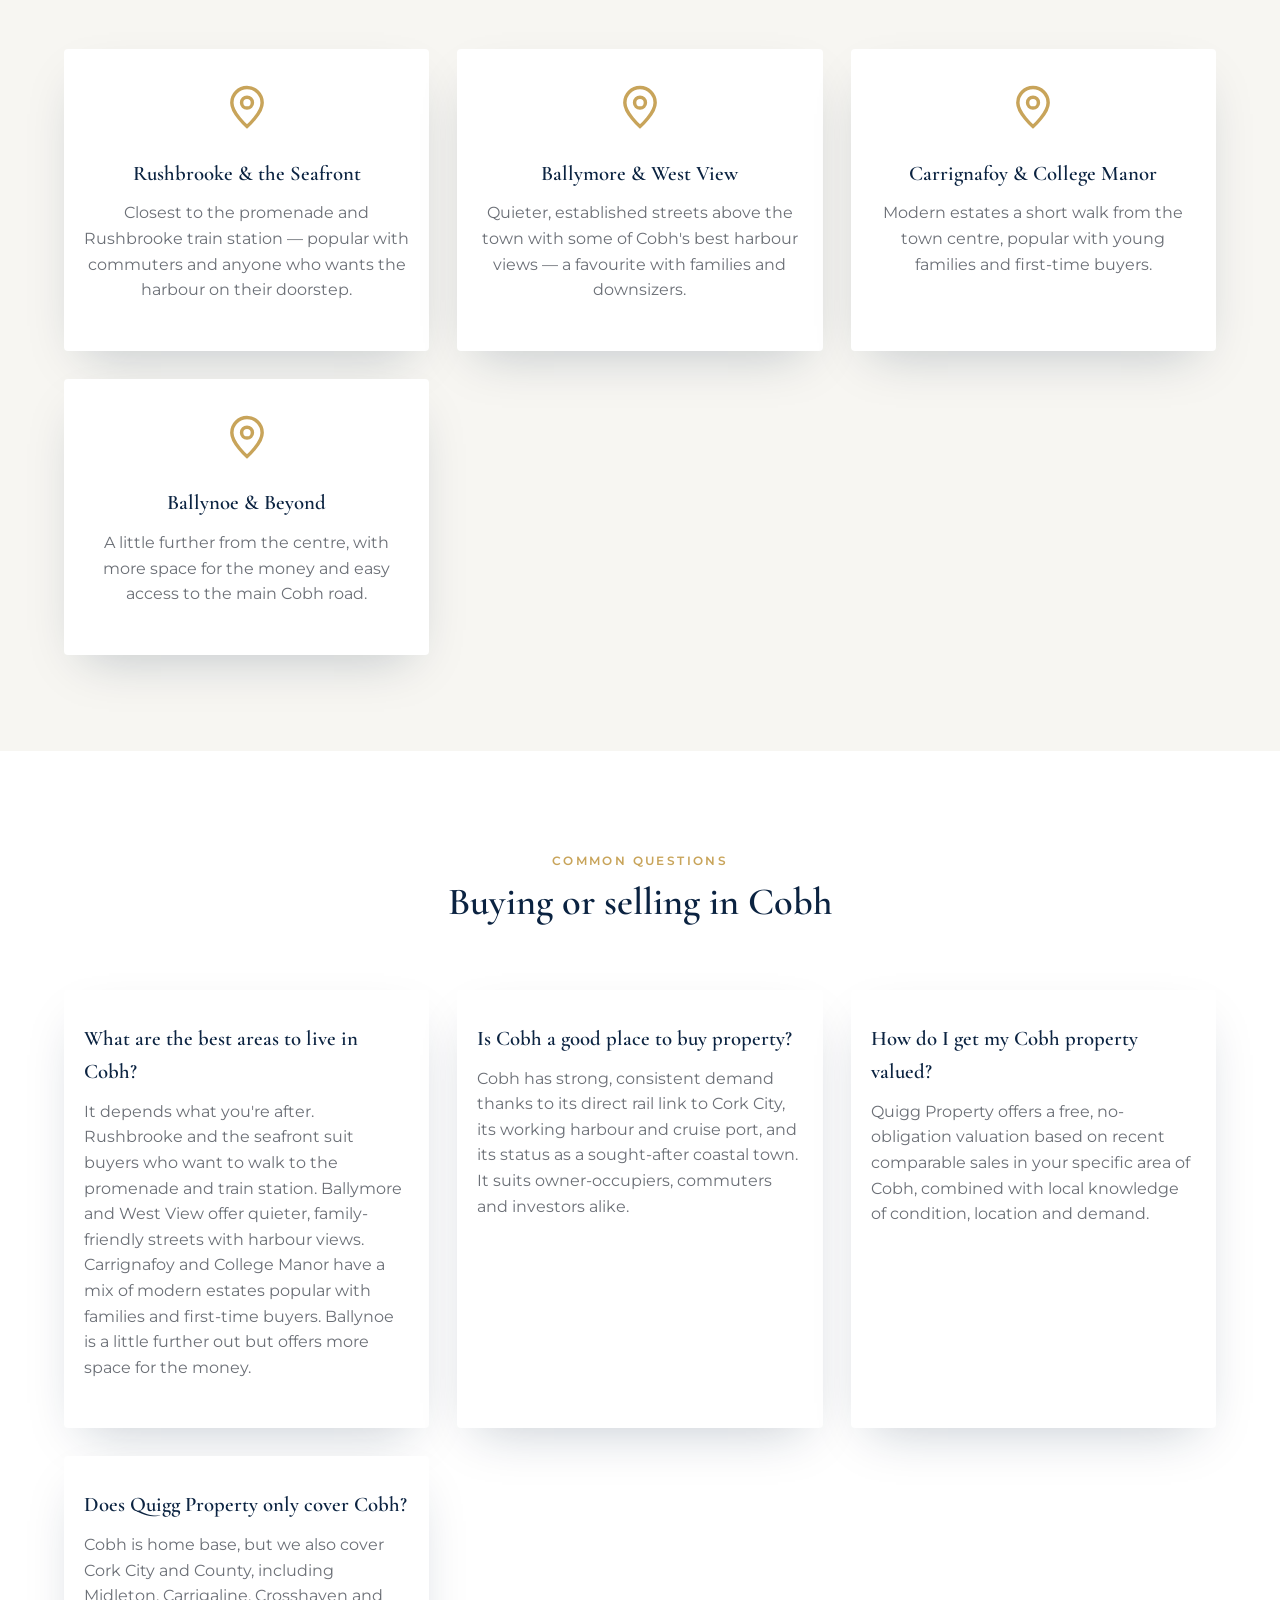
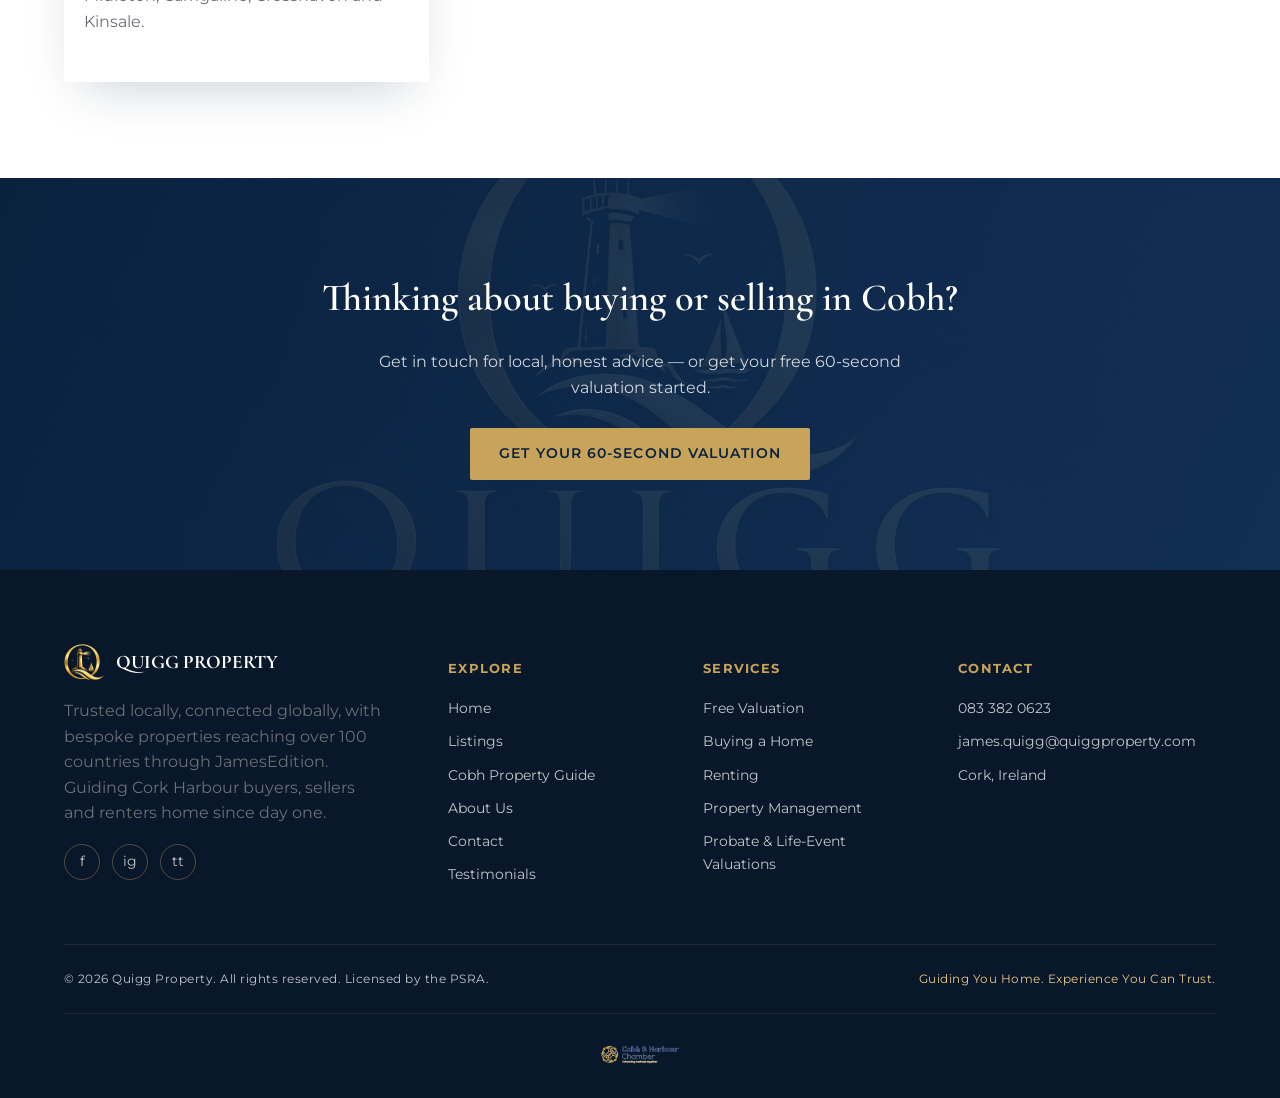
<file: cobh-estate-agents.html>
<!doctype html>
<html lang="en">
<head>
<meta charset="UTF-8">
<meta name="viewport" content="width=device-width, initial-scale=1.0">
<title>Cobh Property Guide: Neighbourhoods &amp; Market Insights | Quigg Property</title>
<meta name="description" content="A local's guide to buying, selling and living in Cobh — neighbourhoods, the local property market, and answers to common questions, from Cobh auctioneer James Quigg.">
<link rel="icon" href="assets/logo-mark.png">
<link rel="preconnect" href="https://fonts.googleapis.com">
<link href="https://fonts.googleapis.com/css2?family=Cormorant+Garamond:wght@500;600;700&family=Montserrat:wght@400;500;600;700&display=swap" rel="stylesheet">
<link rel="canonical" href="https://www.quiggproperty.com/cobh-estate-agents.html">
<meta property="og:type" content="website">
<meta property="og:site_name" content="Quigg Property">
<meta property="og:title" content="Cobh Property Guide: Neighbourhoods &amp; Market Insights | Quigg Property">
<meta property="og:description" content="A local's guide to buying, selling and living in Cobh — neighbourhoods, the local property market, and answers to common questions, from Cobh auctioneer James Quigg.">
<meta property="og:url" content="https://www.quiggproperty.com/cobh-estate-agents.html">
<meta property="og:image" content="https://www.quiggproperty.com/assets/brand-plate.jpg">
<meta name="twitter:card" content="summary_large_image">
<meta name="twitter:title" content="Cobh Property Guide: Neighbourhoods &amp; Market Insights | Quigg Property">
<meta name="twitter:description" content="A local's guide to buying, selling and living in Cobh — neighbourhoods, the local property market, and answers to common questions, from Cobh auctioneer James Quigg.">
<meta name="twitter:image" content="https://www.quiggproperty.com/assets/brand-plate.jpg">
<link rel="stylesheet" href="assets/styles.css?v=12">
<script type="application/ld+json">
{
  "@context": "https://schema.org",
  "@type": "FAQPage",
  "mainEntity": [
    {
      "@type": "Question",
      "name": "What are the best areas to live in Cobh?",
      "acceptedAnswer": {
        "@type": "Answer",
        "text": "It depends what you're after. Rushbrooke and the seafront suit buyers who want to walk to the promenade and train station. Ballymore and West View offer quieter, family-friendly streets with harbour views. Carrignafoy and College Manor have a mix of modern estates popular with families and first-time buyers. Ballynoe is a little further out but offers more space for the money."
      }
    },
    {
      "@type": "Question",
      "name": "Is Cobh a good place to buy property?",
      "acceptedAnswer": {
        "@type": "Answer",
        "text": "Cobh has strong, consistent demand thanks to its direct rail link to Cork City, its working harbour and cruise port, and its status as a sought-after coastal town. It suits owner-occupiers, commuters and investors alike, with a mix of period harbour-view homes, modern estates and apartments."
      }
    },
    {
      "@type": "Question",
      "name": "How do I get my Cobh property valued?",
      "acceptedAnswer": {
        "@type": "Answer",
        "text": "Quigg Property offers a free, no-obligation valuation based on recent comparable sales in your specific area of Cobh via the Property Price Register, combined with local knowledge of condition, location and demand. You can request one through the contact page."
      }
    },
    {
      "@type": "Question",
      "name": "Does Quigg Property only cover Cobh?",
      "acceptedAnswer": {
        "@type": "Answer",
        "text": "Cobh is home base, but Quigg Property also covers Cork City and County, including Midleton, Carrigaline, Crosshaven and Kinsale."
      }
    }
  ]
}
</script>
</head>
<body>

<header class="site-header">
  <div class="container">
    <a href="index.html" class="brand">
      <img width="320" height="289" src="assets/logo-mark.png" alt="Quigg Property">
      <div class="brand-text"><strong>QUIGG PROPERTY</strong><span>Trusted Locally · Connected Globally</span></div>
    </a>
    <nav class="main-nav">
      <a href="index.html">Home</a>
      <a href="listings.html">Listings</a>
      <a href="about.html">About</a>
      <a href="contact.html">Contact</a>
      <a href="testimonials.html">Testimonials</a>
    </nav>
    <div class="header-actions">
      <span class="phone">Call us <strong>083 382 0623</strong></span>
      <button class="nav-toggle" aria-label="Menu">&#9776;</button>
    </div>
  </div>
</header>

<section class="page-hero">
  <div class="container">
    <div class="breadcrumb"><a href="index.html">Home</a> / Cobh Property Guide</div>
    <span class="eyebrow">Local Knowledge</span>
    <h1>Cobh Property Guide</h1>
  </div>
</section>

<section>
  <div class="container split">
    <div>
      <span class="eyebrow">Why Cobh</span>
      <h2>A harbour town that's always in demand</h2>
      <p>Cobh is one of Cork's most sought-after places to live — a working harbour town with a direct rail link to Cork City, a working cruise port, and a seafront promenade that locals use every day of the year. It's compact, walkable, and has a real sense of place, from the cathedral on the hill to the rows of brightly painted houses along the water.</p>
      <p>That mix of commuter access, coastal living and genuine community is exactly why demand here has stayed strong — for owner-occupiers, downsizers, first-time buyers and investors alike.</p>
      <p>As a Cobh-based auctioneer, I don't just sell property here — I live and work in the town, and that local knowledge is what goes into every valuation and sale.</p>
    </div>
    <img loading="lazy" decoding="async" width="1600" height="1133" src="assets/hero-cobh.jpg" alt="Cobh seafront and cathedral, Co. Cork" style="border-radius:4px; box-shadow:var(--shadow); object-fit:cover; aspect-ratio:4/3;">
  </div>
</section>

<section style="background:#f7f6f2;">
  <div class="container">
    <div class="section-head">
      <span class="eyebrow">Cobh Neighbourhoods</span>
      <h2>Know the town before you buy</h2>
      <p>Every corner of Cobh has its own character. Here's a quick guide to some of the areas we sell and let in most often.</p>
    </div>
    <div class="values">
      <div class="value-card">
        <svg class="icon" viewBox="0 0 24 24" fill="none" stroke="currentColor" stroke-width="1.6"><path d="M12 21s-7-6.2-7-11a7 7 0 0 1 14 0c0 4.8-7 11-7 11Z"/><circle cx="12" cy="10" r="2.5"/></svg>
        <h3>Rushbrooke &amp; the Seafront</h3>
        <p>Closest to the promenade and Rushbrooke train station — popular with commuters and anyone who wants the harbour on their doorstep.</p>
      </div>
      <div class="value-card">
        <svg class="icon" viewBox="0 0 24 24" fill="none" stroke="currentColor" stroke-width="1.6"><path d="M12 21s-7-6.2-7-11a7 7 0 0 1 14 0c0 4.8-7 11-7 11Z"/><circle cx="12" cy="10" r="2.5"/></svg>
        <h3>Ballymore &amp; West View</h3>
        <p>Quieter, established streets above the town with some of Cobh's best harbour views — a favourite with families and downsizers.</p>
      </div>
      <div class="value-card">
        <svg class="icon" viewBox="0 0 24 24" fill="none" stroke="currentColor" stroke-width="1.6"><path d="M12 21s-7-6.2-7-11a7 7 0 0 1 14 0c0 4.8-7 11-7 11Z"/><circle cx="12" cy="10" r="2.5"/></svg>
        <h3>Carrignafoy &amp; College Manor</h3>
        <p>Modern estates a short walk from the town centre, popular with young families and first-time buyers.</p>
      </div>
      <div class="value-card">
        <svg class="icon" viewBox="0 0 24 24" fill="none" stroke="currentColor" stroke-width="1.6"><path d="M12 21s-7-6.2-7-11a7 7 0 0 1 14 0c0 4.8-7 11-7 11Z"/><circle cx="12" cy="10" r="2.5"/></svg>
        <h3>Ballynoe &amp; Beyond</h3>
        <p>A little further from the centre, with more space for the money and easy access to the main Cobh road.</p>
      </div>
    </div>
  </div>
</section>

<section style="background:var(--white);">
  <div class="container">
    <div class="section-head">
      <span class="eyebrow">Common Questions</span>
      <h2>Buying or selling in Cobh</h2>
    </div>
    <div class="values">
      <div class="value-card" style="text-align:left;">
        <h3>What are the best areas to live in Cobh?</h3>
        <p>It depends what you're after. Rushbrooke and the seafront suit buyers who want to walk to the promenade and train station. Ballymore and West View offer quieter, family-friendly streets with harbour views. Carrignafoy and College Manor have a mix of modern estates popular with families and first-time buyers. Ballynoe is a little further out but offers more space for the money.</p>
      </div>
      <div class="value-card" style="text-align:left;">
        <h3>Is Cobh a good place to buy property?</h3>
        <p>Cobh has strong, consistent demand thanks to its direct rail link to Cork City, its working harbour and cruise port, and its status as a sought-after coastal town. It suits owner-occupiers, commuters and investors alike.</p>
      </div>
      <div class="value-card" style="text-align:left;">
        <h3>How do I get my Cobh property valued?</h3>
        <p>Quigg Property offers a free, no-obligation valuation based on recent comparable sales in your specific area of Cobh, combined with local knowledge of condition, location and demand.</p>
      </div>
      <div class="value-card" style="text-align:left;">
        <h3>Does Quigg Property only cover Cobh?</h3>
        <p>Cobh is home base, but we also cover Cork City and County, including Midleton, Carrigaline, Crosshaven and Kinsale.</p>
      </div>
    </div>
  </div>
</section>

<section class="cta-band">
  <div class="container">
    <h2>Thinking about buying or selling in Cobh?</h2>
    <p>Get in touch for local, honest advice — or get your free 60-second valuation started.</p>
    <a href="contact.html?valuation=1#valuation-form" class="btn btn-gold">Get Your 60-Second Valuation</a>
  </div>
</section>

<footer class="site-footer" id="site-footer"></footer>
<script src="assets/footer.js"></script>
<script src="assets/script.js?v=7"></script>
</body>
</html>
</file>
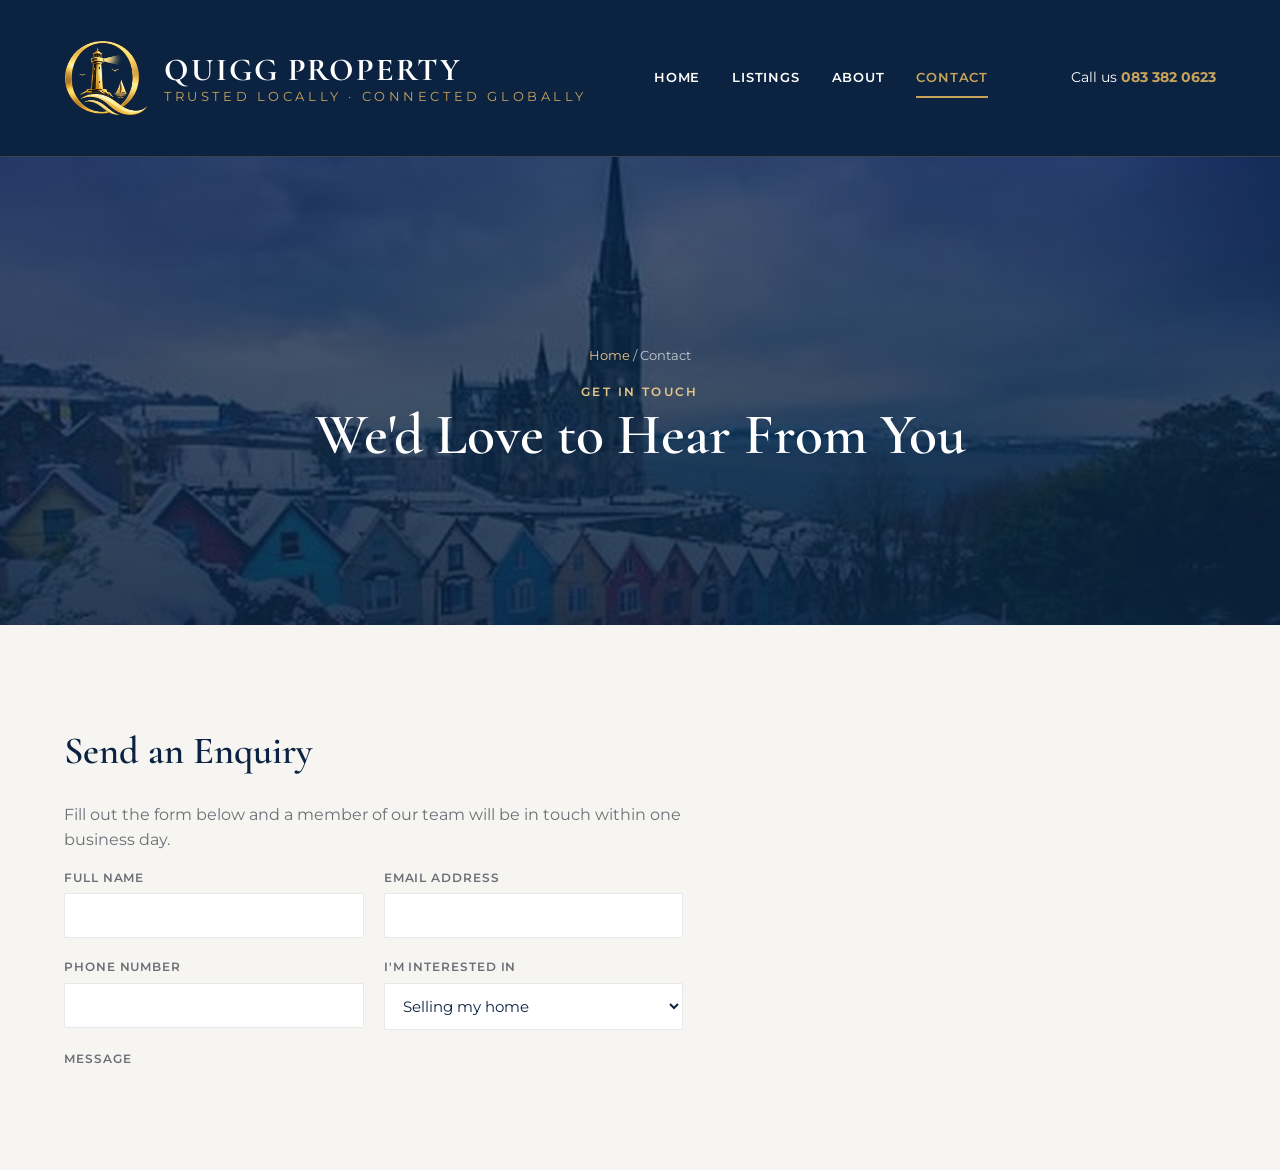
<file: contact (1).html>
<!doctype html>
<html lang="en">
<head>
<meta charset="UTF-8">
<meta name="viewport" content="width=device-width, initial-scale=1.0">
<title>Contact Us | Quigg Property</title>
<meta name="description" content="Get in touch with Quigg Property for a free valuation, to arrange a viewing, or for any property enquiry in Cork.">
<link rel="icon" href="assets/logo-mark.png">
<link rel="preconnect" href="https://fonts.googleapis.com">
<link href="https://fonts.googleapis.com/css2?family=Cormorant+Garamond:wght@500;600;700&family=Montserrat:wght@400;500;600;700&display=swap" rel="stylesheet">
<link rel="stylesheet" href="assets/styles.css">
</head>
<body>

<header class="site-header">
  <div class="container">
    <a href="index.html" class="brand">
      <img src="assets/logo-mark.png" alt="Quigg Property">
      <div class="brand-text"><strong>QUIGG PROPERTY</strong><span>Trusted Locally · Connected Globally</span></div>
    </a>
    <nav class="main-nav">
      <a href="index.html">Home</a>
      <a href="listings.html">Listings</a>
      <a href="about.html">About</a>
      <a href="contact.html" class="active">Contact</a>
    </nav>
    <div class="header-actions">
      <span class="phone">Call us <strong>083 382 0623</strong></span>
      <button class="nav-toggle" aria-label="Menu">&#9776;</button>
    </div>
  </div>
</header>

<section class="page-hero">
  <div class="container">
    <div class="breadcrumb"><a href="index.html">Home</a> / Contact</div>
    <span class="eyebrow">Get in Touch</span>
    <h1>We'd Love to Hear From You</h1>
  </div>
</section>

<section>
  <div class="container contact-grid">
    <div>
      <h2>Send an Enquiry</h2>
      <p>Fill out the form below and a member of our team will be in touch within one business day.</p>
      <form class="contact-form" data-mailto="james.quigg@quiggproperty.com">
        <div class="row2">
          <div>
            <label for="name">Full Name</label>
            <input type="text" id="name" name="name" required>
          </div>
          <div>
            <label for="email">Email Address</label>
            <input type="email" id="email" name="email" required>
          </div>
        </div>
        <div class="row2">
          <div>
            <label for="phone">Phone Number</label>
            <input type="tel" id="phone" name="phone">
          </div>
          <div>
            <label for="reason">I'm Interested In</label>
            <select id="reason" name="reason">
              <option>Selling my home</option>
              <option>Buying a home</option>
              <option>Renting a property</option>
              <option>Free valuation</option>
              <option>General enquiry</option>
            </select>
          </div>
        </div>
        <div class="row2" data-valuation-fields style="display:none;">
          <div>
            <label for="prop_address">Property Address</label>
            <input type="text" id="prop_address" name="prop_address" placeholder="e.g. 12 Westbourne Place, Cobh">
          </div>
          <div>
            <label for="prop_type">Property Type</label>
            <select id="prop_type" name="prop_type">
              <option value="">Select...</option>
              <option>House (detached)</option>
              <option>House (semi-detached)</option>
              <option>House (terraced)</option>
              <option>Bungalow</option>
              <option>Apartment / Duplex</option>
              <option>Other</option>
            </select>
          </div>
        </div>
        <div class="row2" data-valuation-fields style="display:none;">
          <div>
            <label for="prop_beds">Approx. Bedrooms</label>
            <input type="number" id="prop_beds" name="prop_beds" min="0" placeholder="e.g. 3">
          </div>
          <div>
            <label for="prop_size">Approx. Size (sqm)</label>
            <input type="number" id="prop_size" name="prop_size" min="0" placeholder="e.g. 110">
          </div>
        </div>
        <div>
          <label for="message">Message</label>
          <textarea id="message" name="message" placeholder="Tell us a little about what
</file>
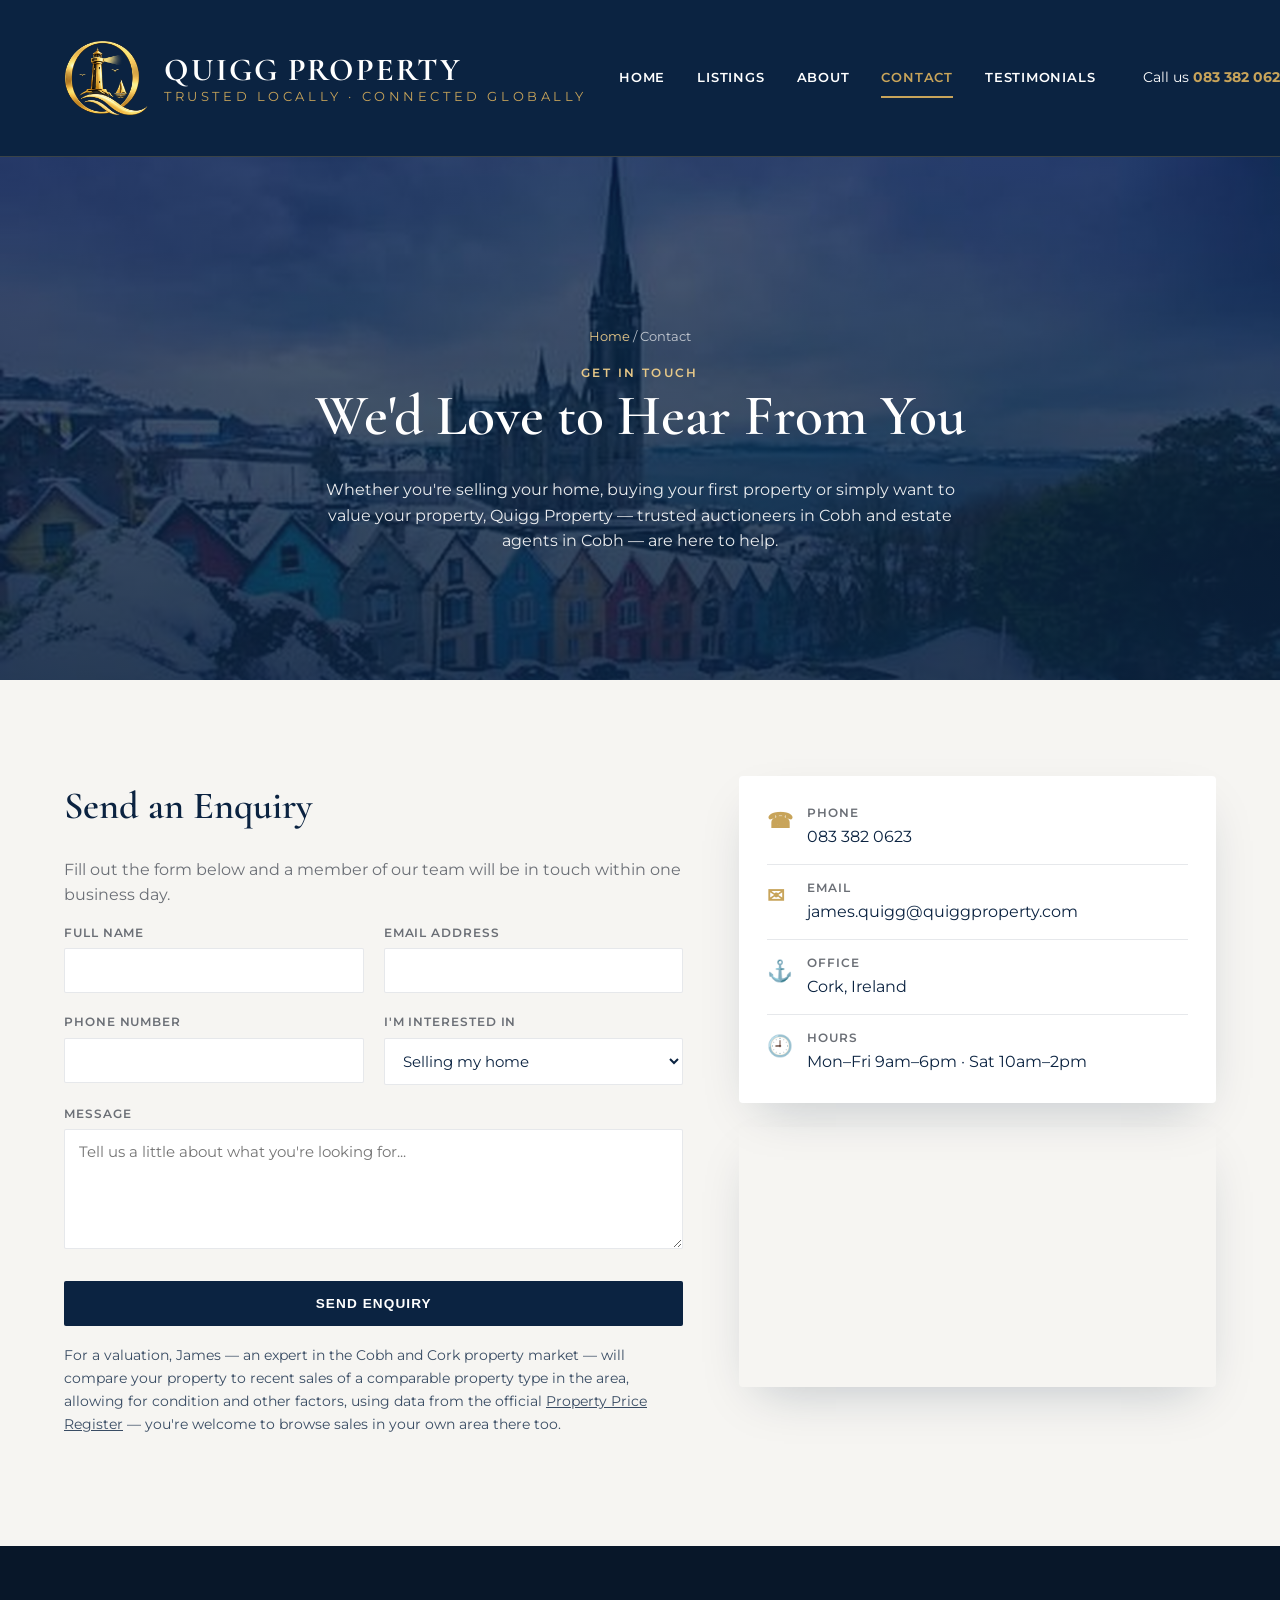
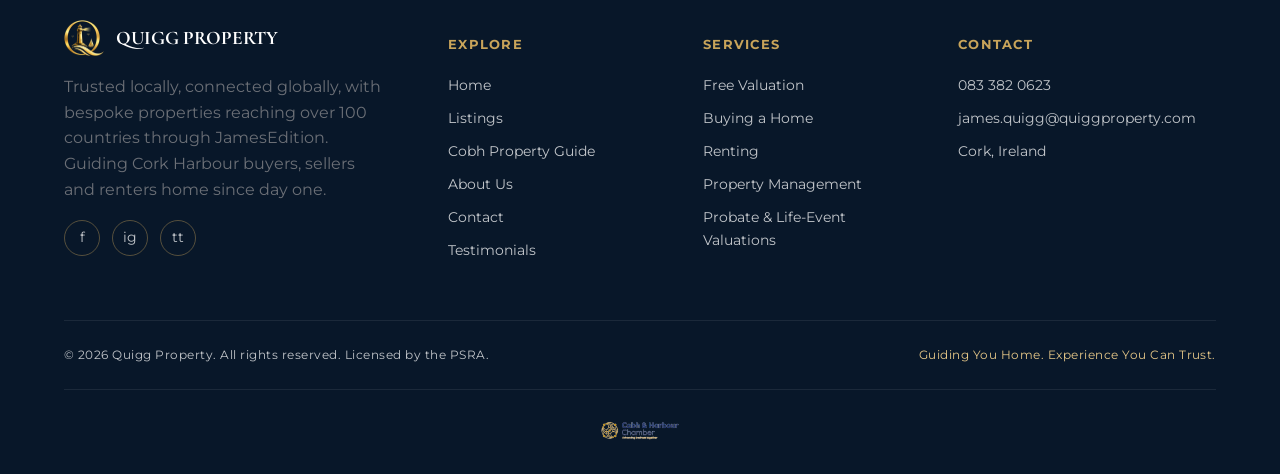
<file: contact.html>
<!doctype html>
<html lang="en">
<head>
<meta charset="UTF-8">
<meta name="viewport" content="width=device-width, initial-scale=1.0">
<title>Contact Us | Value My Property | Quigg Property</title>
<meta name="description" content="Contact Quigg Property, trusted auctioneers in Cobh and estate agents in Cobh. Selling my home? Value my property today with a free, no-obligation valuation.">
<link rel="icon" href="assets/logo-mark.png">
<link rel="preconnect" href="https://fonts.googleapis.com">
<link href="https://fonts.googleapis.com/css2?family=Cormorant+Garamond:wght@500;600;700&family=Montserrat:wght@400;500;600;700&display=swap" rel="stylesheet">
<link rel="canonical" href="https://www.quiggproperty.com/contact.html">
<meta property="og:type" content="website">
<meta property="og:site_name" content="Quigg Property">
<meta property="og:title" content="Contact Us | Value My Property | Quigg Property">
<meta property="og:description" content="Contact Quigg Property, trusted auctioneers in Cobh and estate agents in Cobh. Selling my home? Value my property today with a free, no-obligation valuation.">
<meta property="og:url" content="https://www.quiggproperty.com/contact.html">
<meta property="og:image" content="https://www.quiggproperty.com/assets/brand-plate.jpg">
<meta name="twitter:card" content="summary_large_image">
<meta name="twitter:title" content="Contact Us | Value My Property | Quigg Property">
<meta name="twitter:description" content="Contact Quigg Property, trusted auctioneers in Cobh and estate agents in Cobh. Selling my home? Value my property today with a free, no-obligation valuation.">
<meta name="twitter:image" content="https://www.quiggproperty.com/assets/brand-plate.jpg">
<link rel="stylesheet" href="assets/styles.css?v=12">
</head>
<body>

<header class="site-header">
  <div class="container">
    <a href="index.html" class="brand">
      <img width="320" height="289" src="assets/logo-mark.png" alt="Quigg Property">
      <div class="brand-text"><strong>QUIGG PROPERTY</strong><span>Trusted Locally · Connected Globally</span></div>
    </a>
    <nav class="main-nav">
      <a href="index.html">Home</a>
      <a href="listings.html">Listings</a>
      <a href="about.html">About</a>
      <a href="contact.html" class="active">Contact</a>
      <a href="testimonials.html">Testimonials</a>
    </nav>
    <div class="header-actions">
      <span class="phone">Call us <strong>083 382 0623</strong></span>
      <button class="nav-toggle" aria-label="Menu">&#9776;</button>
    </div>
  </div>
</header>

<section class="page-hero">
  <div class="container">
    <div class="breadcrumb"><a href="index.html">Home</a> / Contact</div>
    <span class="eyebrow">Get in Touch</span>
    <h1>We'd Love to Hear From You</h1>
    <p style="margin-top:12px; max-width:640px; color:rgba(255,255,255,0.9); margin-left:auto; margin-right:auto;">Whether you're selling your home, buying your first property or simply want to value your property, Quigg Property — trusted auctioneers in Cobh and estate agents in Cobh — are here to help.</p>
  </div>
</section>

<section>
  <div class="container contact-grid">
    <div id="valuation-form">
      <h2 class="contact-form-heading">Send an Enquiry</h2>
      <p class="contact-form-subtext">Fill out the form below and a member of our team will be in touch within one business day.</p>
      <form class="contact-form" action="https://api.web3forms.com/submit" method="POST">
        <input type="hidden" name="access_key" value="a4379fa6-5ade-460f-8d41-259d1ec037a8">
        <input type="hidden" name="subject" value="New website enquiry — Quigg Property">
        <input type="hidden" name="redirect" value="https://www.quiggproperty.com/contact.html?sent=true">
        <input type="checkbox" name="botcheck" style="display:none" tabindex="-1" autocomplete="off">
        <div class="row2">
          <div>
            <label for="name">Full Name</label>
            <input type="text" id="name" name="name" required>
          </div>
          <div>
            <label for="email">Email Address</label>
            <input type="email" id="email" name="email" required>
          </div>
        </div>
        <div class="row2">
          <div>
            <label for="phone">Phone Number</label>
            <input type="tel" id="phone" name="phone">
          </div>
          <div>
            <label for="reason">I'm Interested In</label>
            <select id="reason" name="reason">
              <option>Selling my home</option>
              <option>Buying a home</option>
              <option>Renting a property</option>
              <option>Free valuation</option>
              <option>General enquiry</option>
            </select>
          </div>
        </div>
        <div class="row2" data-valuation-fields style="display:none;">
          <div>
            <label for="prop_address">Property Address</label>
            <input type="text" id="prop_address" name="prop_address" placeholder="e.g. 12 Westbourne Place, Cobh">
          </div>
          <div>
            <label for="prop_type">Property Type</label>
            <select id="prop_type" name="prop_type">
              <option value="">Select...</option>
              <option>House (detached)</option>
              <option>House (semi-detached)</option>
              <option>House (terraced)</option>
              <option>Bungalow</option>
              <option>Apartment / Duplex</option>
              <option>Other</option>
            </select>
          </div>
        </div>
        <div class="row2" data-valuation-fields style="display:none;">
          <div>
            <label for="prop_beds">Approx. Bedrooms</label>
            <input type="number" id="prop_beds" name="prop_beds" min="0" placeholder="e.g. 3">
          </div>
          <div>
            <label for="prop_size">Approx. Size (sqm)</label>
            <input type="number" id="prop_size" name="prop_size" min="0" placeholder="e.g. 110">
          </div>
        </div>
        <div>
          <label for="message">Message</label>
          <textarea id="message" name="message" placeholder="Tell us a little about what you're looking for..."></textarea>
        </div>
        <button type="submit" class="btn btn-navy">Send Enquiry</button>
        <p class="form-status" aria-live="polite" style="font-weight:600;"></p>
      </form>
      <p style="margin-top:18px; font-size:0.9rem; color:var(--navy); opacity:0.8;">For a valuation, James — an expert in the Cobh and Cork property market — will compare your property to recent sales of a comparable property type in the area, allowing for condition and other factors, using data from the official <a href="https://propertypriceregister.ie" target="_blank" rel="noopener" style="color:var(--navy); text-decoration:underline;">Property Price Register</a> — you're welcome to browse sales in your own area there too.</p>
    </div>

    <div>
      <div class="info-card">
        <div class="row">
          <strong style="color:var(--gold);">☎</strong>
          <div><strong>Phone</strong>083 382 0623</div>
        </div>
        <div class="row">
          <strong style="color:var(--gold);">✉</strong>
          <div><strong>Email</strong>james.quigg@quiggproperty.com</div>
        </div>
        <div class="row">
          <strong style="color:var(--gold);">⚓</strong>
          <div><strong>Office</strong>Cork, Ireland</div>
        </div>
        <div class="row">
          <strong style="color:var(--gold);">🕘</strong>
          <div><strong>Hours</strong>Mon–Fri 9am–6pm · Sat 10am–2pm</div>
        </div>
      </div>
      <div class="map-embed">
        <iframe src="https://www.google.com/maps?q=Cork,Ireland&output=embed" loading="lazy" title="Quigg Property location map"></iframe>
      </div>
    </div>
  </div>
</section>

<footer class="site-footer" id="site-footer"></footer>
<script src="assets/footer.js"></script>
<script src="assets/script.js?v=7"></script>
</body>
</html>
</file>
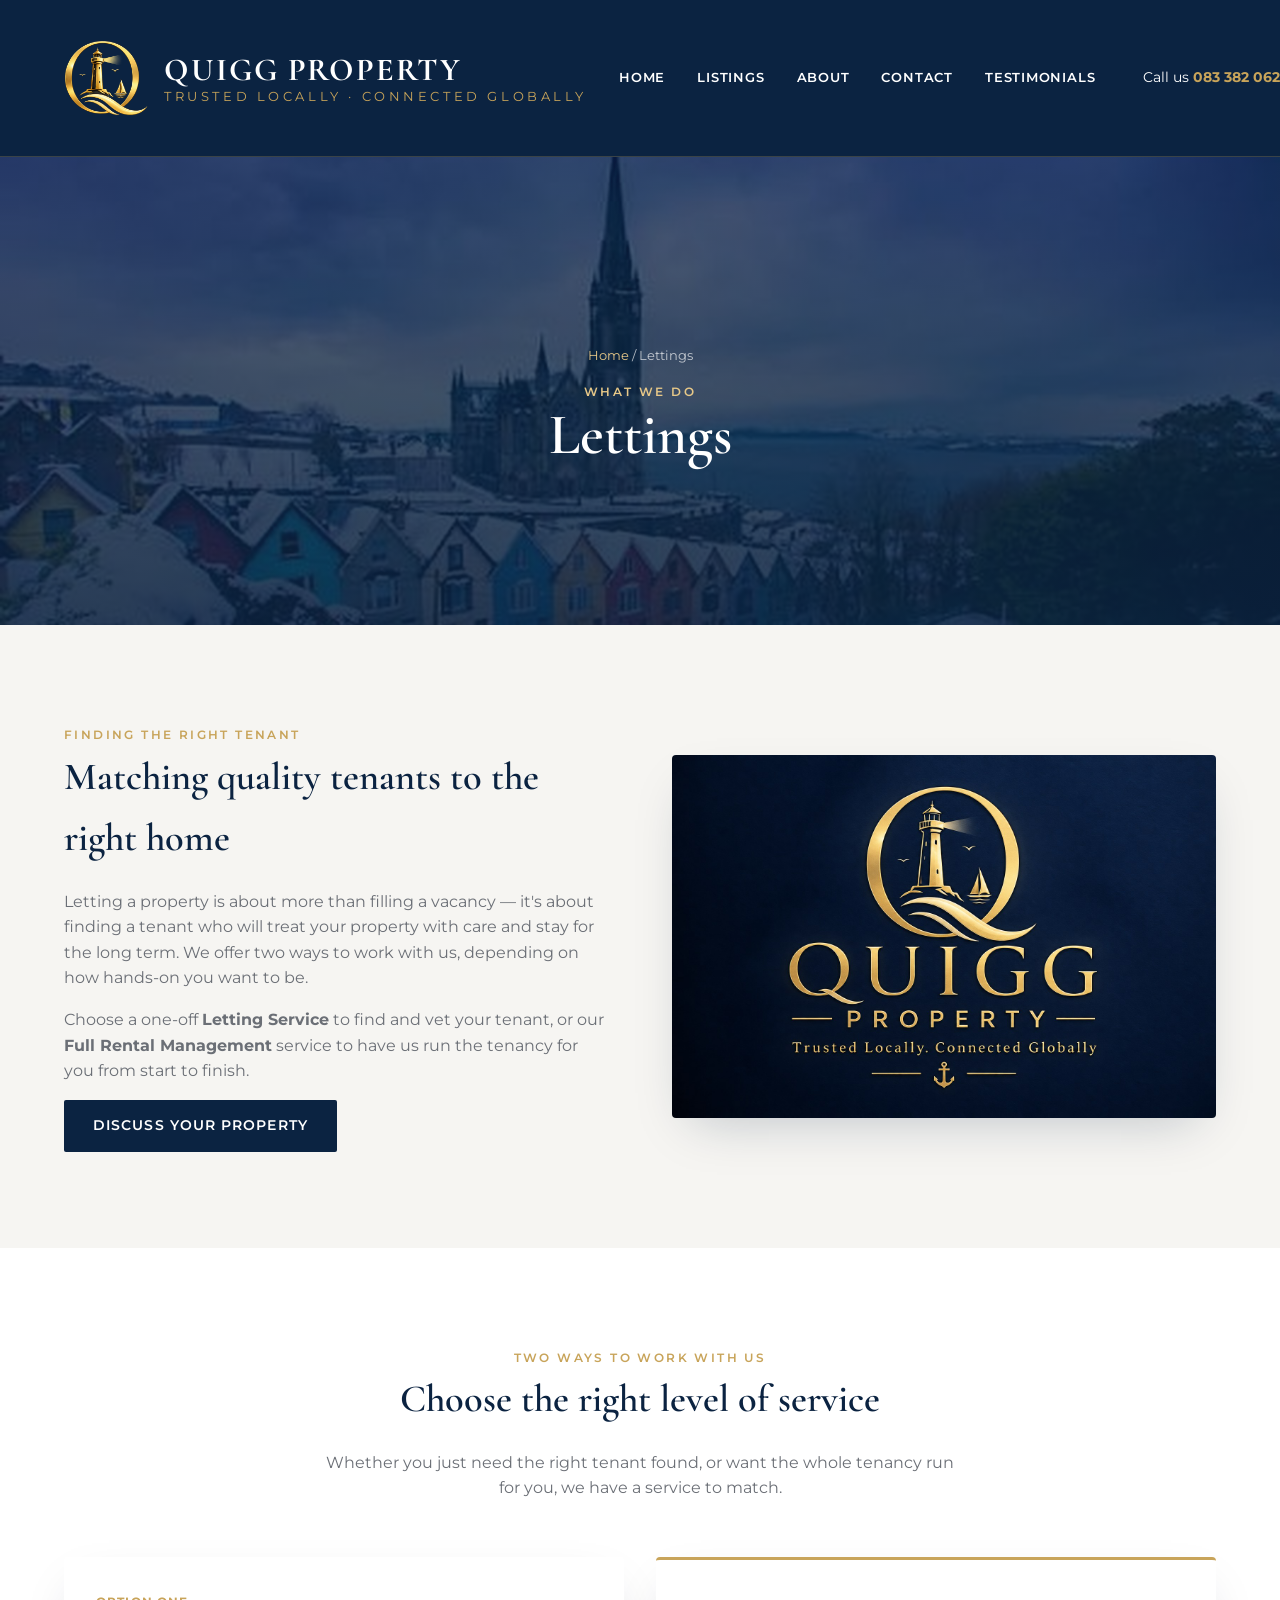
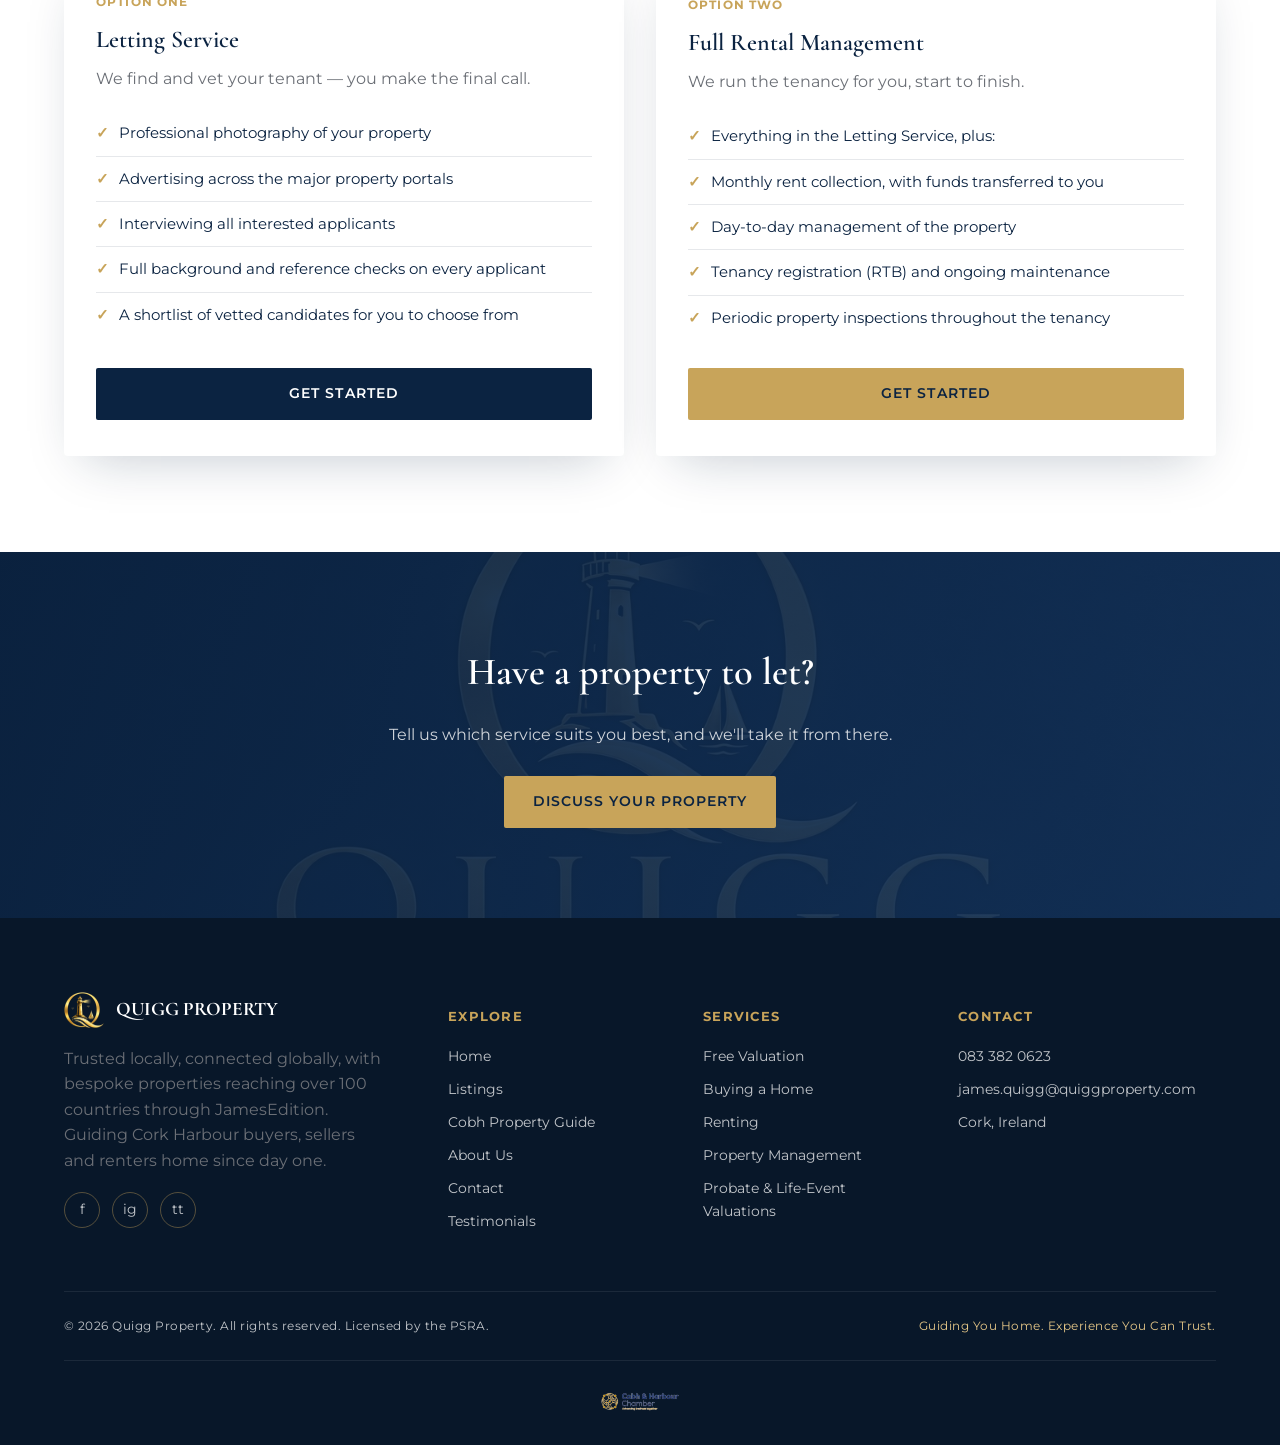
<file: lettings.html>
<!doctype html>
<html lang="en">
<head>
<meta charset="UTF-8">
<meta name="viewport" content="width=device-width, initial-scale=1.0">
<title>Lettings | Quigg Property</title>
<meta name="description" content="Letting a property in Cork? Quigg Property matches quality tenants to the right home, with clear terms and support throughout the tenancy.">
<link rel="icon" href="assets/logo-mark.png">
<link rel="preconnect" href="https://fonts.googleapis.com">
<link href="https://fonts.googleapis.com/css2?family=Cormorant+Garamond:wght@500;600;700&family=Montserrat:wght@400;500;600;700&display=swap" rel="stylesheet">
<link rel="canonical" href="https://www.quiggproperty.com/lettings.html">
<meta property="og:type" content="website">
<meta property="og:site_name" content="Quigg Property">
<meta property="og:title" content="Lettings | Quigg Property">
<meta property="og:description" content="Letting a property in Cork? Quigg Property matches quality tenants to the right home, with clear terms and support throughout the tenancy.">
<meta property="og:url" content="https://www.quiggproperty.com/lettings.html">
<meta property="og:image" content="https://www.quiggproperty.com/assets/brand-plate.jpg">
<meta name="twitter:card" content="summary_large_image">
<meta name="twitter:title" content="Lettings | Quigg Property">
<meta name="twitter:description" content="Letting a property in Cork? Quigg Property matches quality tenants to the right home, with clear terms and support throughout the tenancy.">
<meta name="twitter:image" content="https://www.quiggproperty.com/assets/brand-plate.jpg">
<link rel="stylesheet" href="assets/styles.css?v=12">
</head>
<body>

<header class="site-header">
  <div class="container">
    <a href="index.html" class="brand">
      <img width="320" height="289" src="assets/logo-mark.png" alt="Quigg Property">
      <div class="brand-text"><strong>QUIGG PROPERTY</strong><span>Trusted Locally · Connected Globally</span></div>
    </a>
    <nav class="main-nav">
      <a href="index.html">Home</a>
      <a href="listings.html">Listings</a>
      <a href="about.html">About</a>
      <a href="contact.html">Contact</a>
      <a href="testimonials.html">Testimonials</a>
    </nav>
    <div class="header-actions">
      <span class="phone">Call us <strong>083 382 0623</strong></span>
      <button class="nav-toggle" aria-label="Menu">&#9776;</button>
    </div>
  </div>
</header>

<section class="page-hero">
  <div class="container">
    <div class="breadcrumb"><a href="index.html">Home</a> / Lettings</div>
    <span class="eyebrow">What We Do</span>
    <h1>Lettings</h1>
  </div>
</section>

<section>
  <div class="container split">
    <div>
      <span class="eyebrow">Finding The Right Tenant</span>
      <h2>Matching quality tenants to the right home</h2>
      <p>Letting a property is about more than filling a vacancy — it's about finding a tenant who will treat your property with care and stay for the long term. We offer two ways to work with us, depending on how hands-on you want to be.</p>
      <p>Choose a one-off <strong>Letting Service</strong> to find and vet your tenant, or our <strong>Full Rental Management</strong> service to have us run the tenancy for you from start to finish.</p>
      <a href="contact.html" class="btn btn-navy">Discuss Your Property</a>
    </div>
    <img loading="lazy" decoding="async" width="1536" height="1024" src="assets/brand-plate.jpg" alt="Quigg Property brand mark">
  </div>
</section>

<section style="background:var(--white);">
  <div class="container">
    <div class="section-head">
      <span class="eyebrow">Two Ways to Work With Us</span>
      <h2>Choose the right level of service</h2>
      <p>Whether you just need the right tenant found, or want the whole tenancy run for you, we have a service to match.</p>
    </div>
    <div class="tier-grid">
      <div class="tier-card">
        <span class="tier-tag">Option One</span>
        <h3>Letting Service</h3>
        <p class="tier-desc">We find and vet your tenant — you make the final call.</p>
        <ul class="tier-list">
          <li>Professional photography of your property</li>
          <li>Advertising across the major property portals</li>
          <li>Interviewing all interested applicants</li>
          <li>Full background and reference checks on every applicant</li>
          <li>A shortlist of vetted candidates for you to choose from</li>
        </ul>
        <a href="contact.html" class="btn btn-navy" style="width:100%; justify-content:center;">Get Started</a>
      </div>
      <div class="tier-card highlight">
        <span class="tier-tag">Option Two</span>
        <h3>Full Rental Management</h3>
        <p class="tier-desc">We run the tenancy for you, start to finish.</p>
        <ul class="tier-list">
          <li>Everything in the Letting Service, plus:</li>
          <li>Monthly rent collection, with funds transferred to you</li>
          <li>Day-to-day management of the property</li>
          <li>Tenancy registration (RTB) and ongoing maintenance</li>
          <li>Periodic property inspections throughout the tenancy</li>
        </ul>
        <a href="contact.html" class="btn btn-gold" style="width:100%; justify-content:center;">Get Started</a>
      </div>
    </div>
  </div>
</section>

<section class="cta-band">
  <div class="container">
    <h2>Have a property to let?</h2>
    <p>Tell us which service suits you best, and we'll take it from there.</p>
    <a href="contact.html" class="btn btn-gold">Discuss Your Property</a>
  </div>
</section>

<footer class="site-footer" id="site-footer"></footer>
<script src="assets/footer.js"></script>
<script src="assets/script.js?v=7"></script>
</body>
</html>
</file>
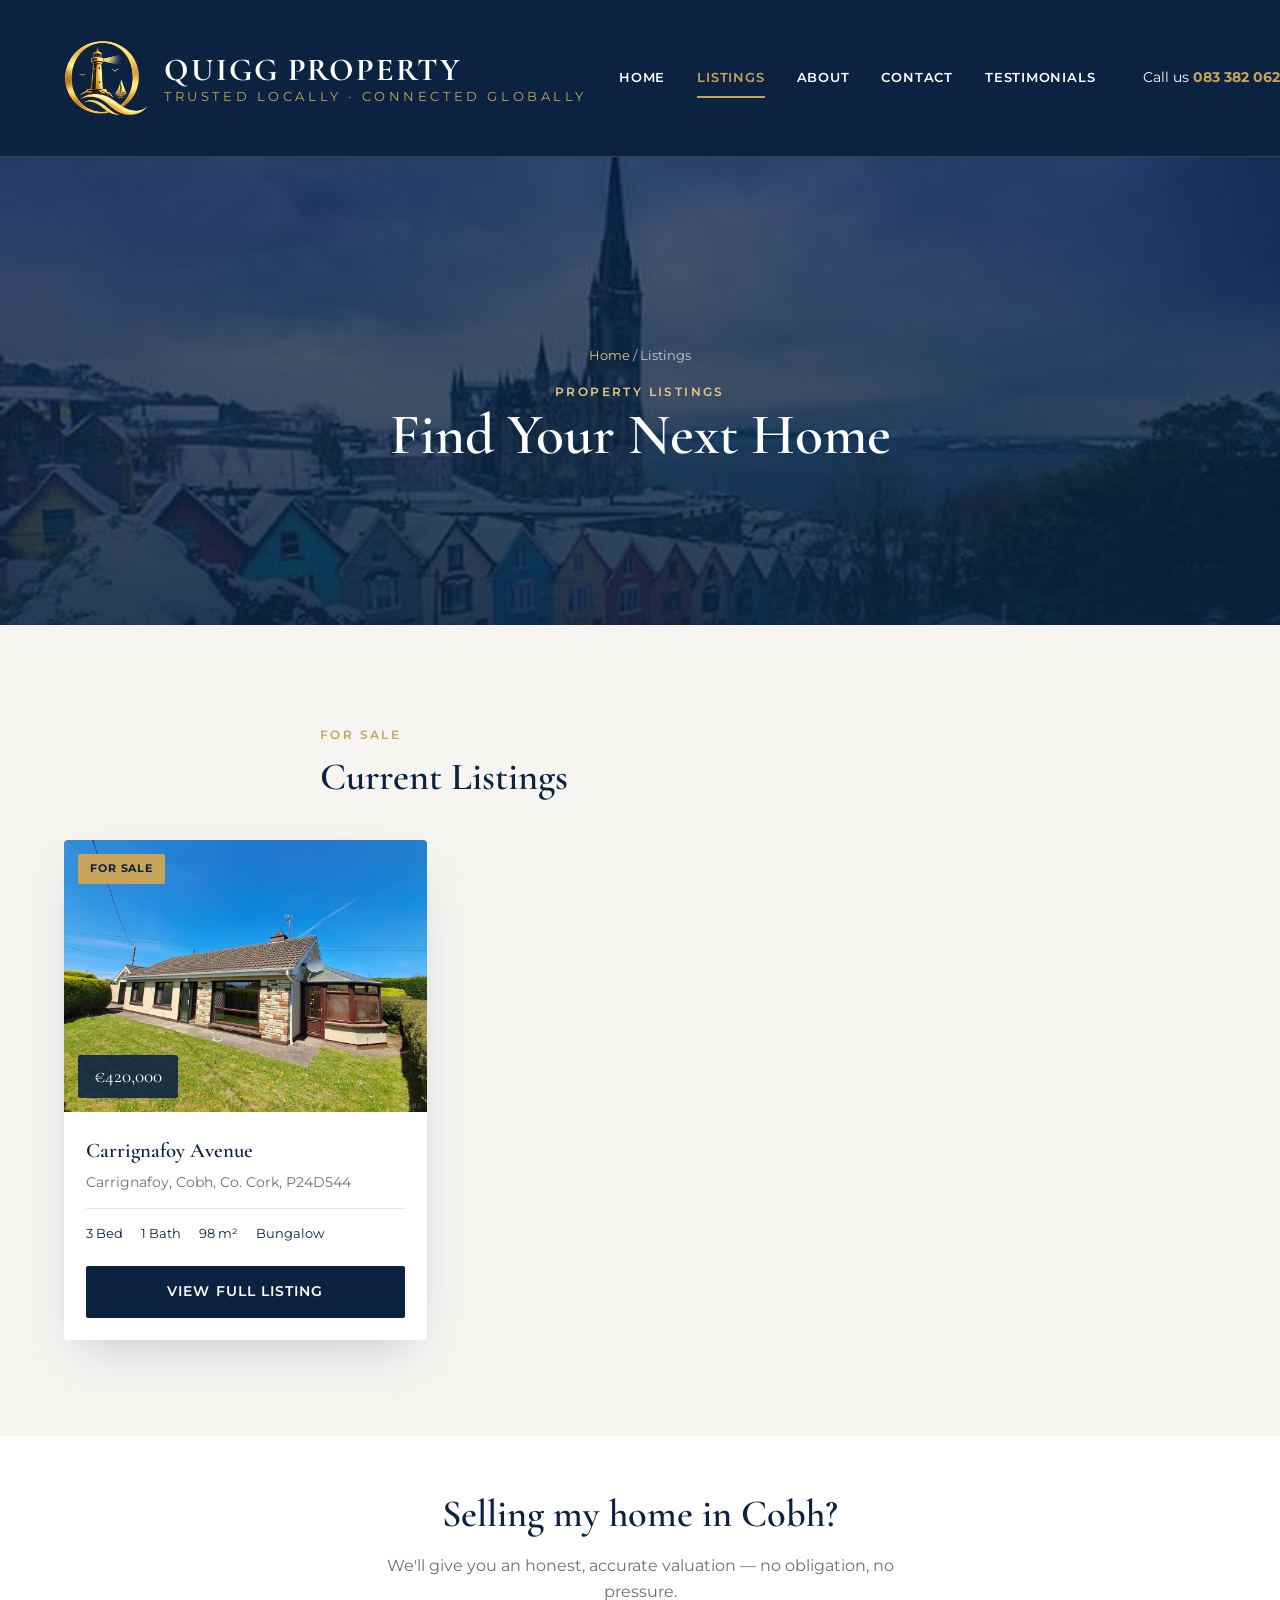
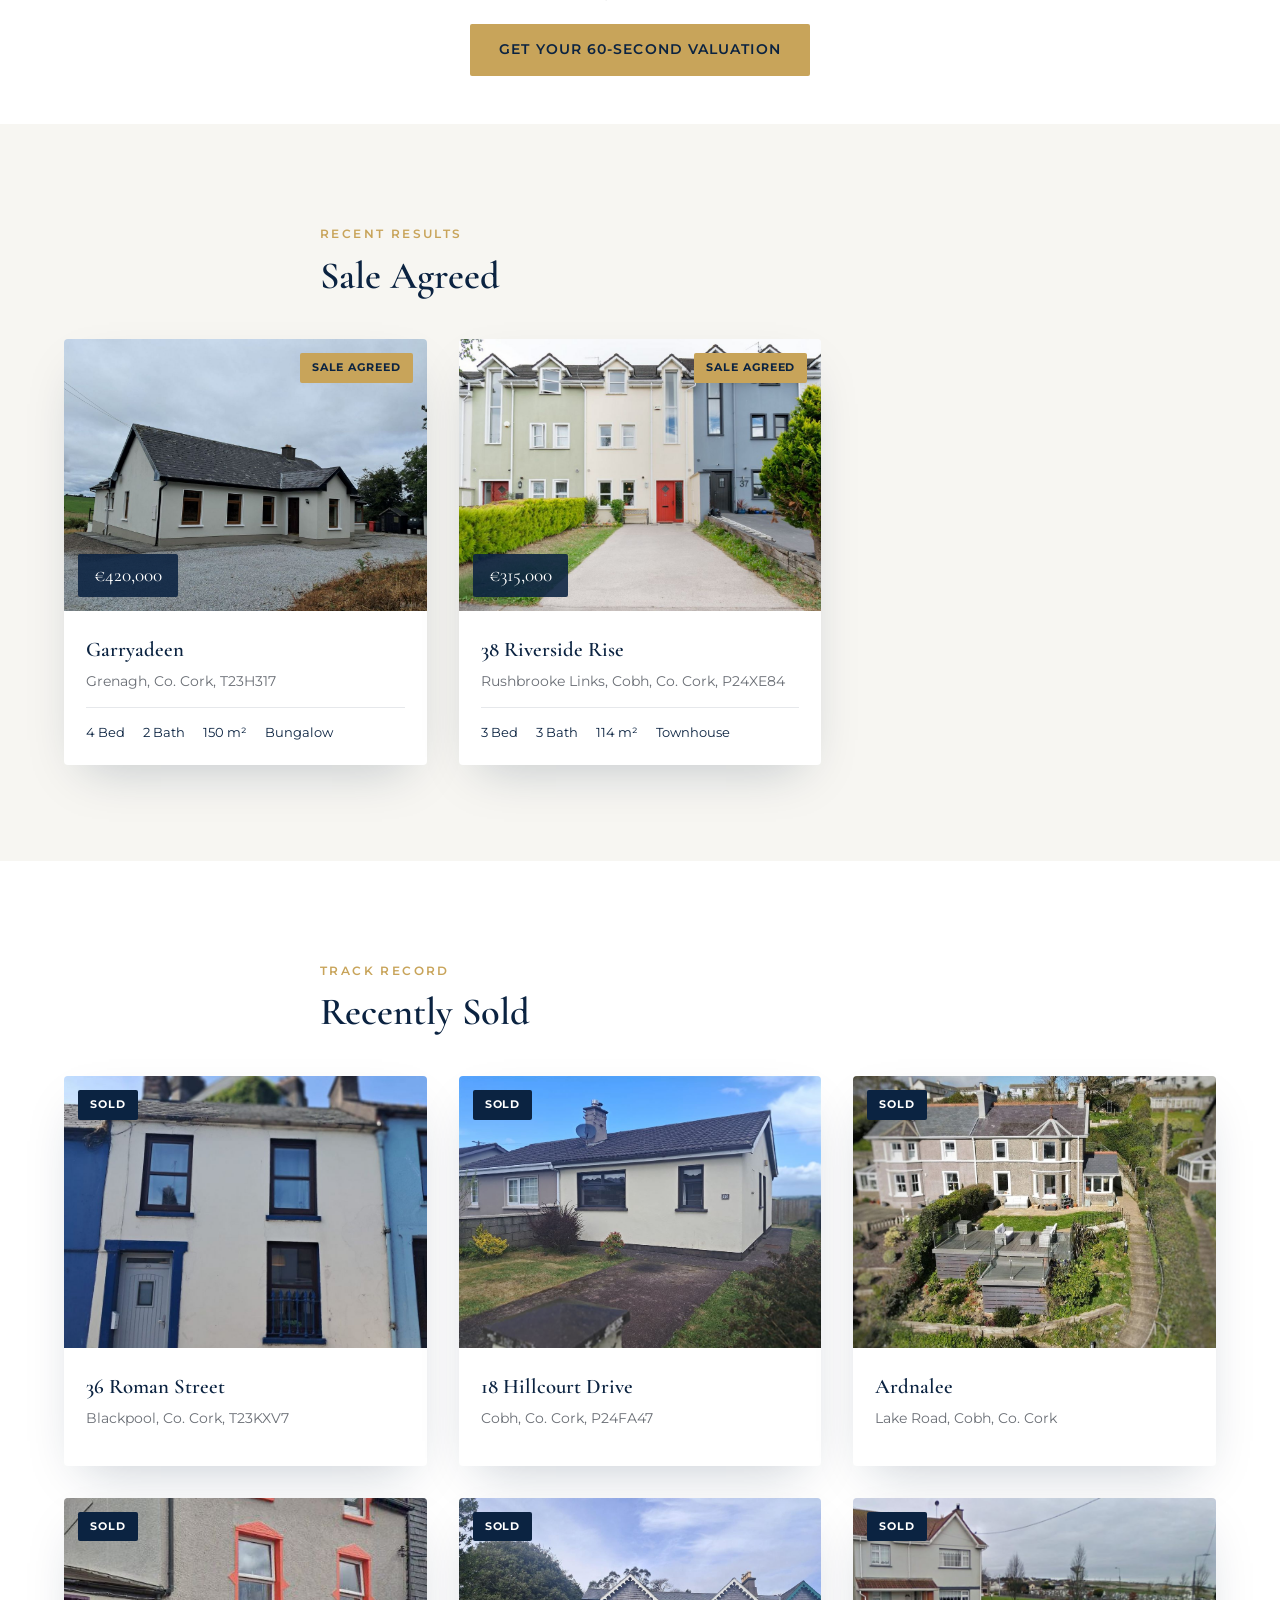
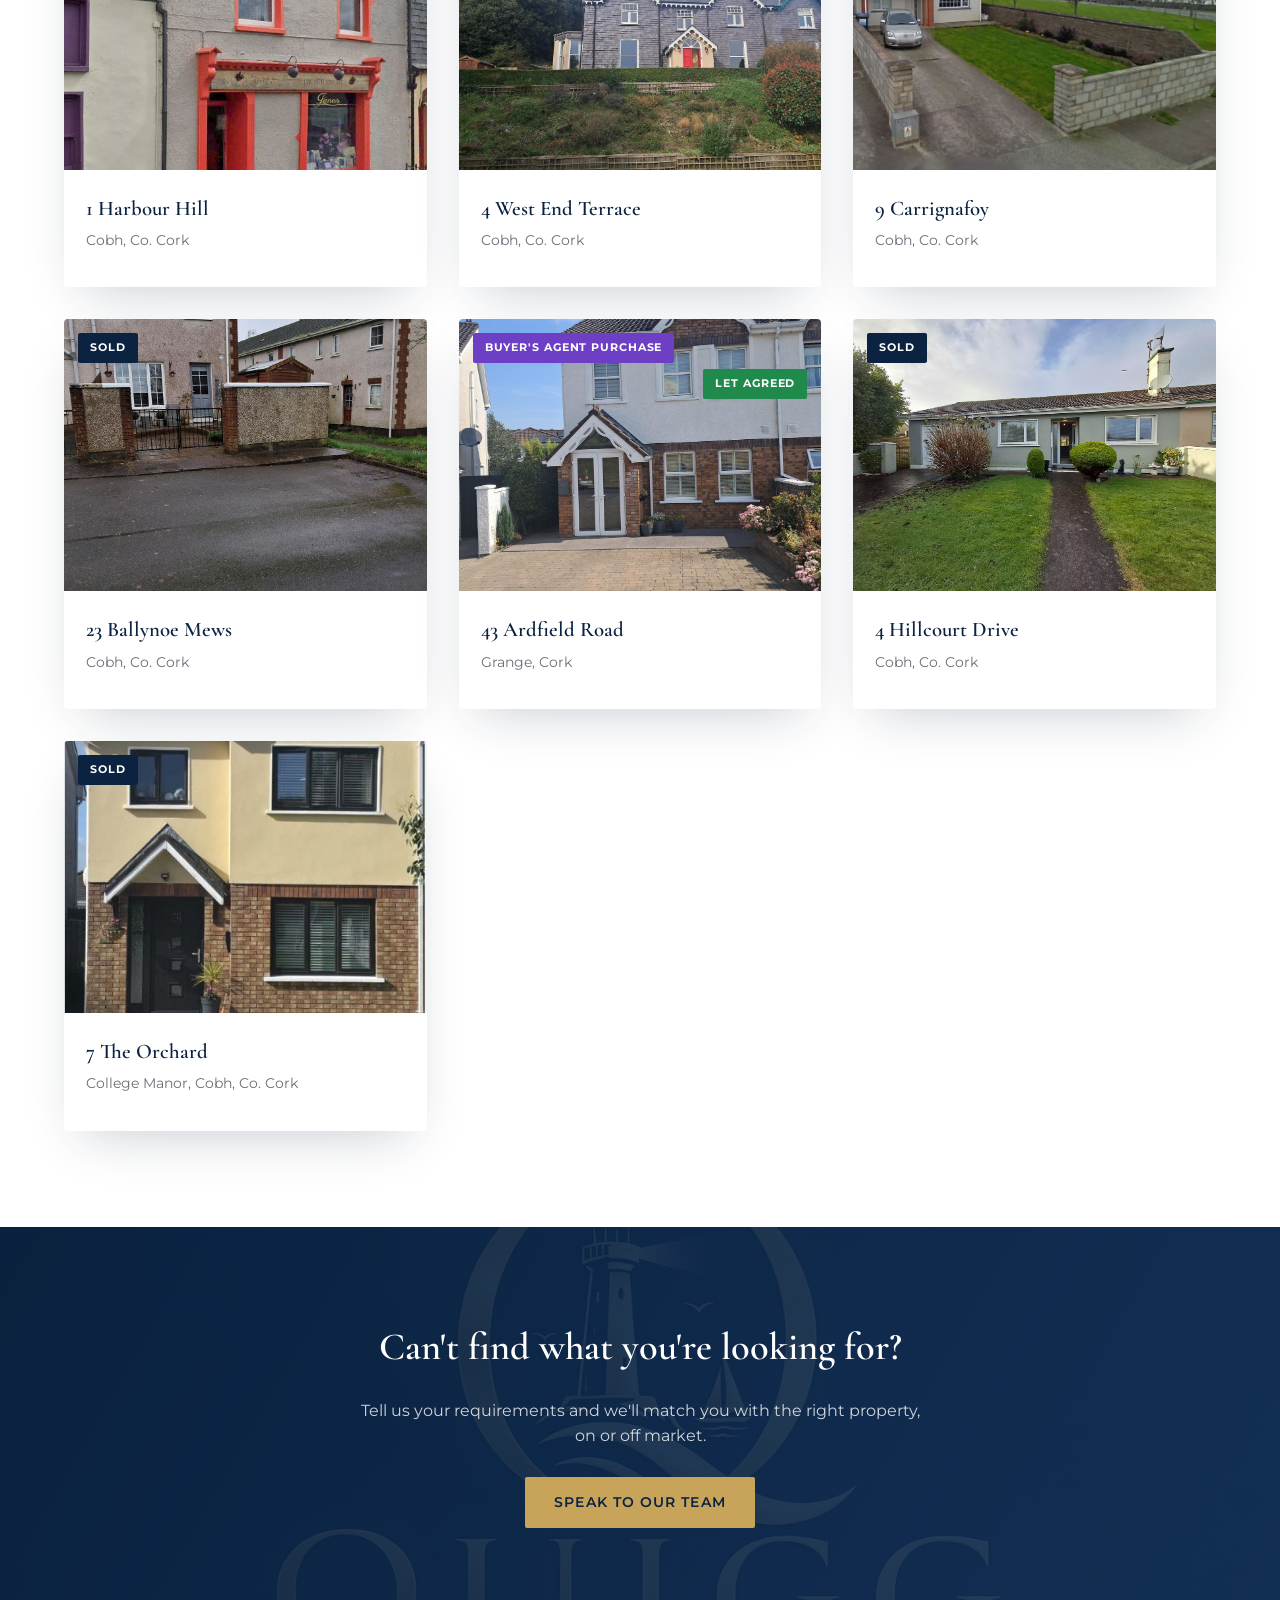
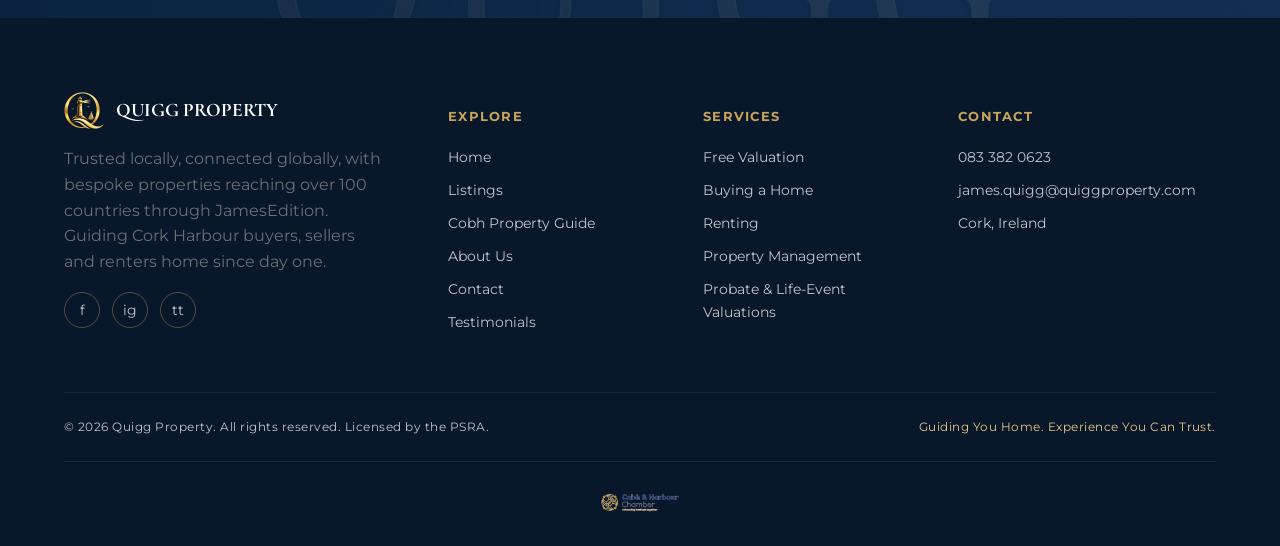
<file: listings.html>
<!doctype html>
<html lang="en">
<head>
<meta charset="UTF-8">
<meta name="viewport" content="width=device-width, initial-scale=1.0">
<title>Property Listings | Estate Agents in Cobh | Quigg Property</title>
<meta name="description" content="Browse homes for sale and recent sale agreed properties with Quigg Property, trusted estate agents in Cobh and across Cork City and County. Selling my home? Get a free valuation.">
<link rel="icon" href="assets/logo-mark.png">
<link rel="preconnect" href="https://fonts.googleapis.com">
<link href="https://fonts.googleapis.com/css2?family=Cormorant+Garamond:wght@500;600;700&family=Montserrat:wght@400;500;600;700&display=swap" rel="stylesheet">
<link rel="canonical" href="https://www.quiggproperty.com/listings.html">
<meta property="og:type" content="website">
<meta property="og:site_name" content="Quigg Property">
<meta property="og:title" content="Property Listings | Estate Agents in Cobh | Quigg Property">
<meta property="og:description" content="Browse homes for sale and recent sale agreed properties with Quigg Property, trusted estate agents in Cobh and across Cork City and County. Selling my home? Get a free valuation.">
<meta property="og:url" content="https://www.quiggproperty.com/listings.html">
<meta property="og:image" content="https://www.quiggproperty.com/assets/brand-plate.jpg">
<meta name="twitter:card" content="summary_large_image">
<meta name="twitter:title" content="Property Listings | Estate Agents in Cobh | Quigg Property">
<meta name="twitter:description" content="Browse homes for sale and recent sale agreed properties with Quigg Property, trusted estate agents in Cobh and across Cork City and County. Selling my home? Get a free valuation.">
<meta name="twitter:image" content="https://www.quiggproperty.com/assets/brand-plate.jpg">
<link rel="stylesheet" href="assets/styles.css?v=12">
</head>
<body>

<header class="site-header">
  <div class="container">
    <a href="index.html" class="brand">
      <img width="320" height="289" src="assets/logo-mark.png" alt="Quigg Property">
      <div class="brand-text"><strong>QUIGG PROPERTY</strong><span>Trusted Locally · Connected Globally</span></div>
    </a>
    <nav class="main-nav">
      <a href="index.html">Home</a>
      <a href="listings.html" class="active">Listings</a>
      <a href="about.html">About</a>
      <a href="contact.html">Contact</a>
      <a href="testimonials.html">Testimonials</a>
    </nav>
    <div class="header-actions">
      <span class="phone">Call us <strong>083 382 0623</strong></span>
      <button class="nav-toggle" aria-label="Menu">&#9776;</button>
    </div>
  </div>
</header>

<section class="page-hero">
  <div class="container">
    <div class="breadcrumb"><a href="index.html">Home</a> / Listings</div>
    <span class="eyebrow">Property Listings</span>
    <h1>Find Your Next Home</h1>
  </div>
</section>

<section>
  <div class="container">
    <div class="section-head" style="text-align:left; margin-bottom:32px;">
      <span class="eyebrow">For Sale</span>
      <h2>Current Listings</h2>
    </div>
    <div class="grid">

      <div class="card">
        <div class="media">
          <img loading="lazy" decoding="async" width="1200" height="900" src="assets/listing-carrignafoy.jpg" alt="Dun Mhuire, Carrignafoy Avenue, Cobh">
          <span class="tag">For Sale</span>
          <span class="price">€420,000</span>
        </div>
        <div class="body">
          <h3>Carrignafoy Avenue</h3>
          <div class="addr">Carrignafoy, Cobh, Co. Cork, P24D544</div>
          <div class="meta">
            <span>3 Bed</span>
            <span>1 Bath</span>
            <span>98 m²</span>
            <span>Bungalow</span>
          </div>
        </div>
        <div style="padding:0 22px 22px;">
          <a href="https://www.daft.ie/for-sale/carrignafoy-avenue-carrignafoy-cobh-co-cork/6605466" target="_blank" rel="noopener" class="btn btn-navy" style="width:100%; justify-content:center;">View Full Listing</a>
        </div>
      </div>

    </div>
  </div>
</section>

<section style="background:var(--white); padding:48px 0; text-align:center;">
  <div class="container">
    <h2 style="margin-bottom:8px;">Selling my home in Cobh?</h2>
    <p style="max-width:560px; margin:0 auto 20px;">We'll give you an honest, accurate valuation — no obligation, no pressure.</p>
    <a href="contact.html?valuation=1#valuation-form" class="btn btn-gold">Get Your 60-Second Valuation</a>
  </div>
</section>

<section style="background:#f7f6f2;">
  <div class="container">
    <div class="section-head" style="text-align:left; margin-bottom:32px;">
      <span class="eyebrow">Recent Results</span>
      <h2>Sale Agreed</h2>
    </div>
    <div class="grid">

      <div class="card">
        <div class="media">
          <img loading="lazy" decoding="async" width="1200" height="900" src="assets/listing-garryadeen.jpg" alt="Garryadeen, Grenagh, Co. Cork">
          <span class="tag tag-right">Sale Agreed</span>
          <span class="price">€420,000</span>
        </div>
        <div class="body">
          <h3>Garryadeen</h3>
          <div class="addr">Grenagh, Co. Cork, T23H317</div>
          <div class="meta">
            <span>4 Bed</span>
            <span>2 Bath</span>
            <span>150 m²</span>
            <span>Bungalow</span>
          </div>
        </div>
      </div>

      <div class="card">
        <div class="media">
          <img loading="lazy" decoding="async" width="1200" height="800" src="assets/listing-riverside-rise.jpg" alt="38 Riverside Rise, Rushbrooke Links, Cobh">
          <span class="tag tag-right">Sale Agreed</span>
          <span class="price">€315,000</span>
        </div>
        <div class="body">
          <h3>38 Riverside Rise</h3>
          <div class="addr">Rushbrooke Links, Cobh, Co. Cork, P24XE84</div>
          <div class="meta">
            <span>3 Bed</span>
            <span>3 Bath</span>
            <span>114 m²</span>
            <span>Townhouse</span>
          </div>
        </div>
      </div>

    </div>
  </div>
</section>

<section style="background:#fff;">
  <div class="container">
    <div class="section-head" style="text-align:left; margin-bottom:32px;">
      <span class="eyebrow">Track Record</span>
      <h2>Recently Sold</h2>
    </div>
    <div class="grid">

      <div class="card">
        <div class="media">
          <img loading="lazy" decoding="async" width="900" height="1200" src="assets/listing-roman-street.jpg" alt="36 Roman Street, Blackpool, Cork — Sold">
          <span class="tag tag-sold">Sold</span>
        </div>
        <div class="body">
          <h3>36 Roman Street</h3>
          <div class="addr">Blackpool, Co. Cork, T23KXV7</div>
        </div>
      </div>

      <div class="card">
        <div class="media">
          <img loading="lazy" decoding="async" width="1033" height="775" src="assets/listing-hillcourt.jpg" alt="18 Hillcourt Drive, Cobh — Sold">
          <span class="tag tag-sold">Sold</span>
        </div>
        <div class="body">
          <h3>18 Hillcourt Drive</h3>
          <div class="addr">Cobh, Co. Cork, P24FA47</div>
        </div>
      </div>

      <div class="card">
        <div class="media">
          <img loading="lazy" decoding="async" width="1100" height="791" src="assets/ardnalee-lake-road-cobh.jpg" alt="Ardnalee, Lake Road, Cobh — Sold">
          <span class="tag tag-sold">Sold</span>
        </div>
        <div class="body">
          <h3>Ardnalee</h3>
          <div class="addr">Lake Road, Cobh, Co. Cork</div>
        </div>
      </div>

      <div class="card">
        <div class="media">
          <img loading="lazy" decoding="async" width="497" height="710" src="assets/1-harbour-hill-cobh.jpg" alt="1 Harbour Hill, Cobh — Sold">
          <span class="tag tag-sold">Sold</span>
        </div>
        <div class="body">
          <h3>1 Harbour Hill</h3>
          <div class="addr">Cobh, Co. Cork</div>
        </div>
      </div>

      <div class="card">
        <div class="media">
          <img loading="lazy" decoding="async" width="1100" height="825" src="assets/4-westend-terrace-cobh.jpg" alt="4 West End Terrace, Cobh — Sold">
          <span class="tag tag-sold">Sold</span>
        </div>
        <div class="body">
          <h3>4 West End Terrace</h3>
          <div class="addr">Cobh, Co. Cork</div>
        </div>
      </div>

      <div class="card">
        <div class="media">
          <img loading="lazy" decoding="async" width="946" height="661" src="assets/9-carrignafoy-cobh.jpg" alt="9 Carrignafoy, Cobh — Sold">
          <span class="tag tag-sold">Sold</span>
        </div>
        <div class="body">
          <h3>9 Carrignafoy</h3>
          <div class="addr">Cobh, Co. Cork</div>
        </div>
      </div>

      <div class="card">
        <div class="media">
          <img loading="lazy" decoding="async" width="1100" height="1466" src="assets/23-ballynoe-mews-cobh.jpg" alt="23 Ballynoe Mews, Cobh — Sold">
          <span class="tag tag-sold">Sold</span>
        </div>
        <div class="body">
          <h3>23 Ballynoe Mews</h3>
          <div class="addr">Cobh, Co. Cork</div>
        </div>
      </div>

      <div class="card">
        <div class="media">
          <img loading="lazy" decoding="async" width="1100" height="1466" src="assets/43-ardfield-road-grange-cork.jpg" alt="43 Ardfield Road, Grange, Cork — Buyer's Agent Purchase, Let Agreed">
          <span class="tag tag-buyers-agent">Buyer's Agent Purchase</span>
          <span class="tag tag-right tag-let-agreed">Let Agreed</span>
        </div>
        <div class="body">
          <h3>43 Ardfield Road</h3>
          <div class="addr">Grange, Cork</div>
        </div>
      </div>

      <div class="card">
        <div class="media">
          <img loading="lazy" decoding="async" width="1100" height="825" src="assets/4-hillcourt-drive-cobh.jpg" alt="4 Hillcourt Drive, Cobh — Sold">
          <span class="tag tag-sold">Sold</span>
        </div>
        <div class="body">
          <h3>4 Hillcourt Drive</h3>
          <div class="addr">Cobh, Co. Cork</div>
        </div>
      </div>

      <div class="card">
        <div class="media">
          <img loading="lazy" decoding="async" width="459" height="941" src="assets/7-the-orchard-college-manor-cobh.jpg" alt="7 The Orchard, College Manor, Cobh — Sold">
          <span class="tag tag-sold">Sold</span>
        </div>
        <div class="body">
          <h3>7 The Orchard</h3>
          <div class="addr">College Manor, Cobh, Co. Cork</div>
        </div>
      </div>

    </div>
  </div>
</section>

<section class="cta-band">
  <div class="container">
    <h2>Can't find what you're looking for?</h2>
    <p>Tell us your requirements and we'll match you with the right property, on or off market.</p>
    <a href="contact.html" class="btn btn-gold">Speak to Our Team</a>
  </div>
</section>

<footer class="site-footer" id="site-footer"></footer>

<script src="assets/footer.js"></script>
<script src="assets/script.js?v=7"></script>
</body>
</html>
</file>
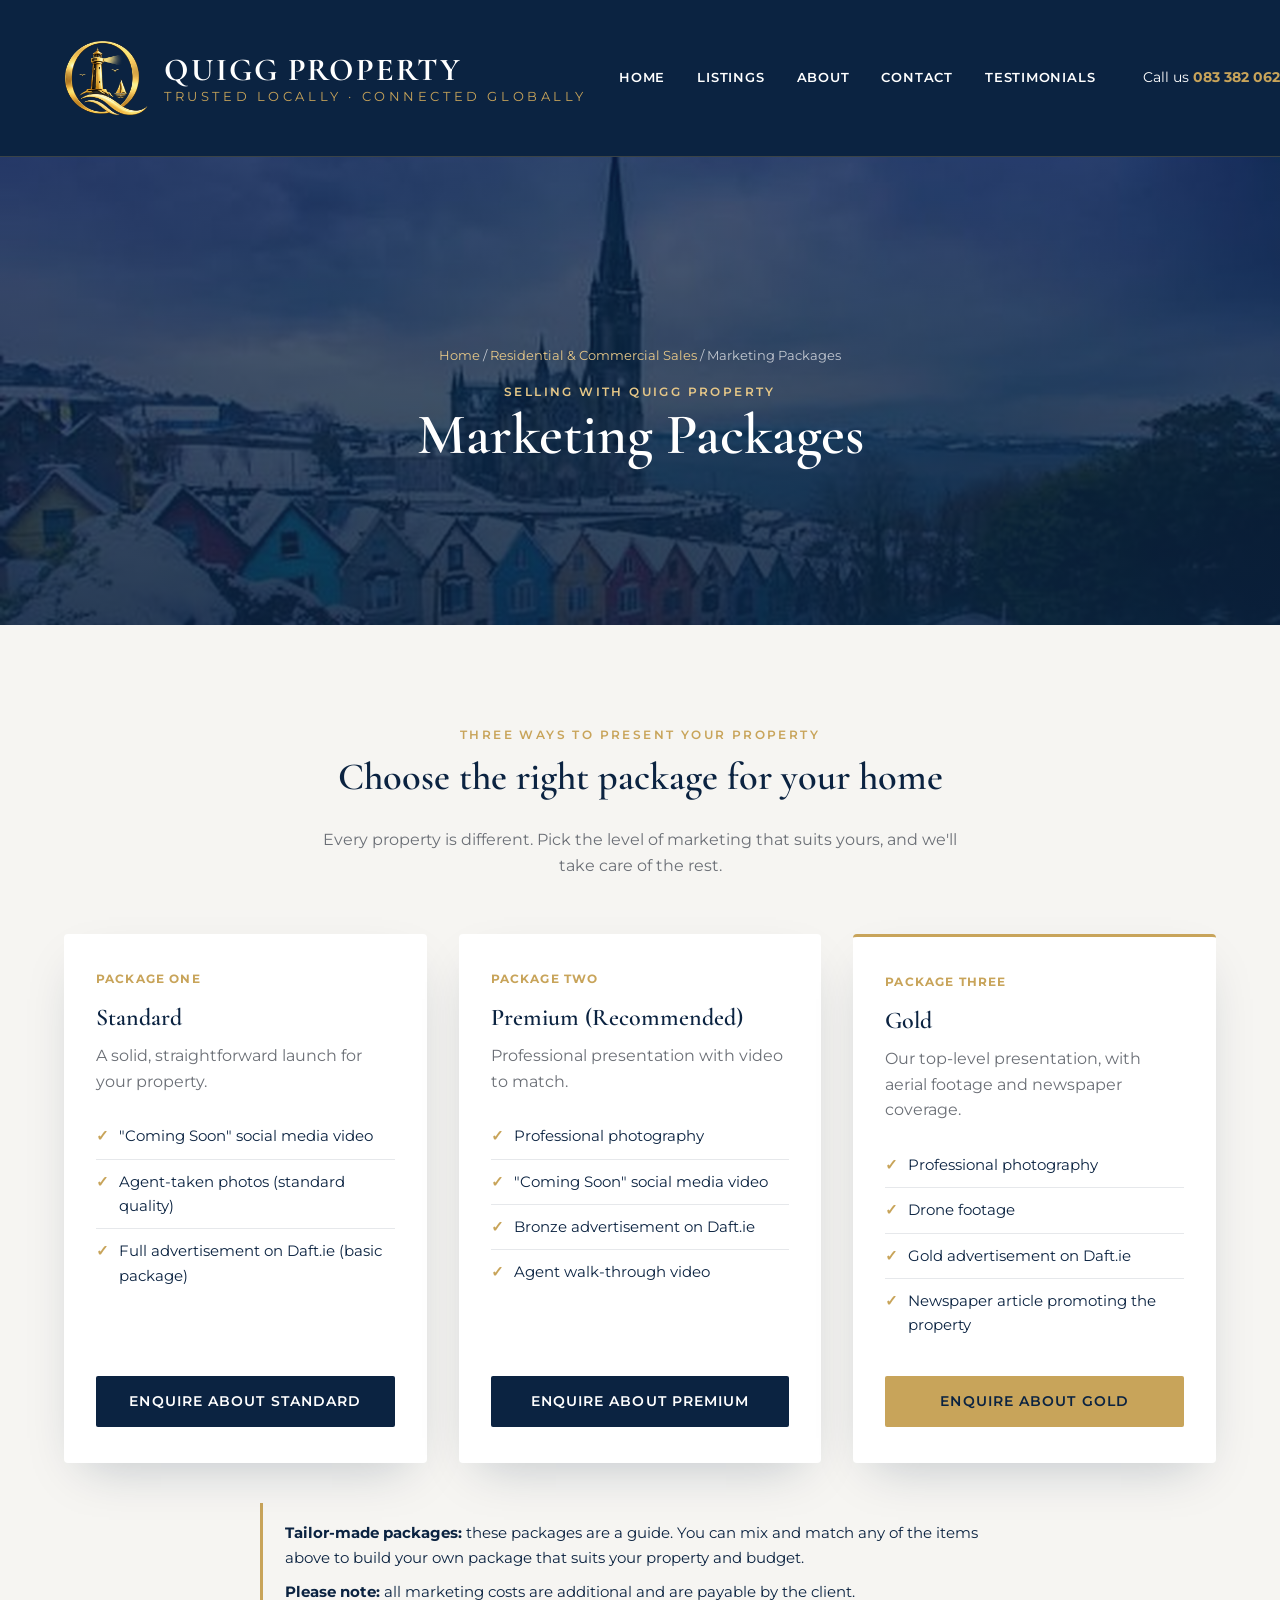
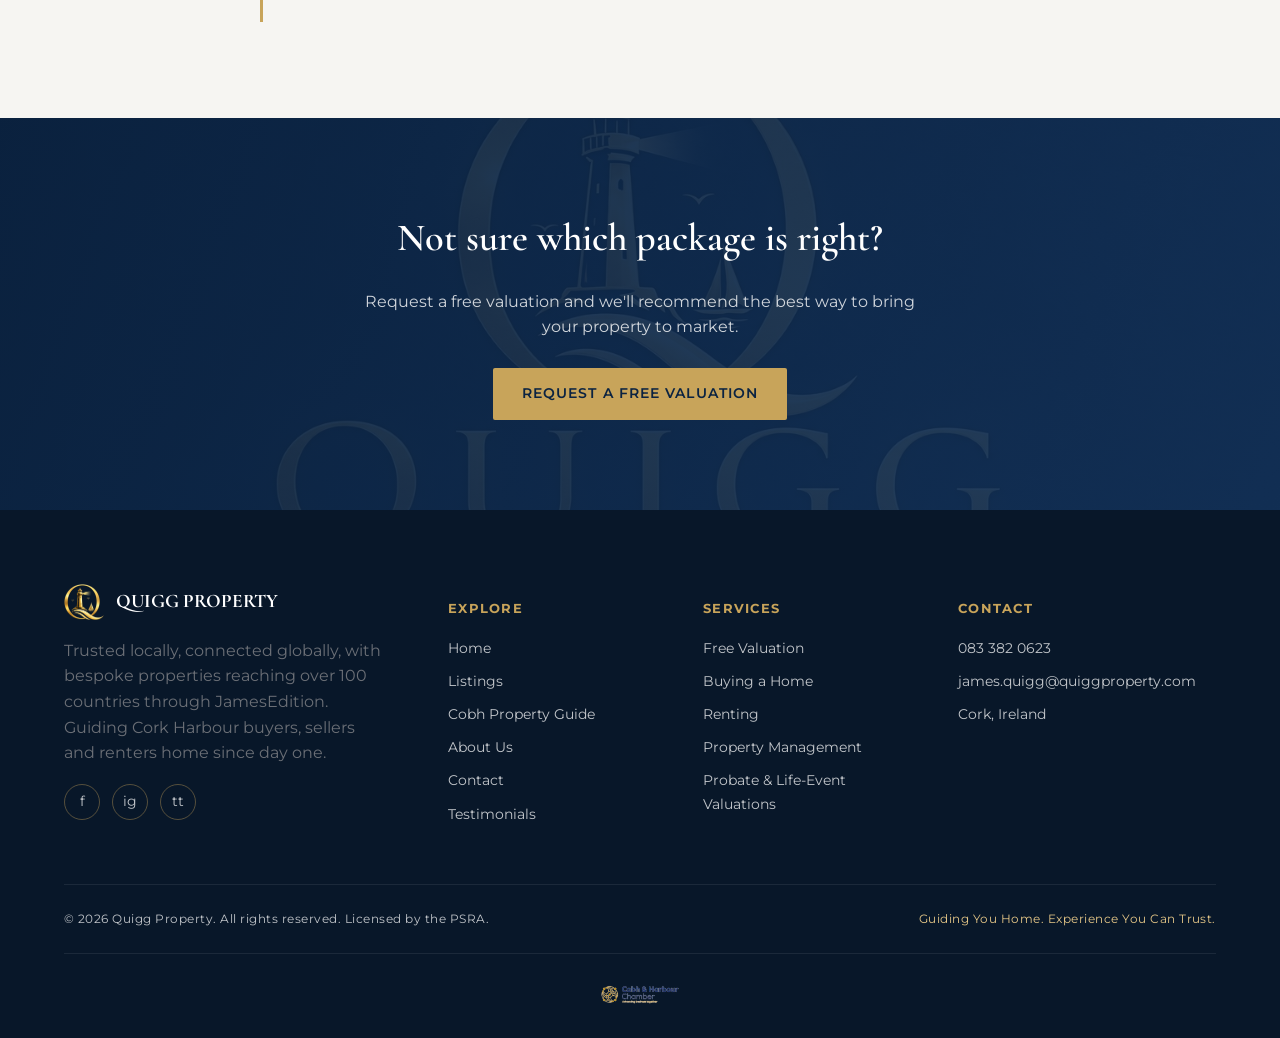
<file: marketing-packages.html>
<!doctype html>
<html lang="en">
<head>
<meta charset="UTF-8">
<meta name="viewport" content="width=device-width, initial-scale=1.0">
<title>Marketing Packages | Quigg Property</title>
<meta name="description" content="Choose how your Cork property is marketed: Standard, Premium or Gold packages from Quigg Property, covering photography, video, Daft.ie advertising and more.">
<link rel="icon" href="assets/logo-mark.png">
<link rel="preconnect" href="https://fonts.googleapis.com">
<link href="https://fonts.googleapis.com/css2?family=Cormorant+Garamond:wght@500;600;700&family=Montserrat:wght@400;500;600;700&display=swap" rel="stylesheet">
<link rel="canonical" href="https://www.quiggproperty.com/marketing-packages.html">
<meta property="og:type" content="website">
<meta property="og:site_name" content="Quigg Property">
<meta property="og:title" content="Marketing Packages | Quigg Property">
<meta property="og:description" content="Choose how your Cork property is marketed: Standard, Premium or Gold packages from Quigg Property, covering photography, video, Daft.ie advertising and more.">
<meta property="og:url" content="https://www.quiggproperty.com/marketing-packages.html">
<meta property="og:image" content="https://www.quiggproperty.com/assets/brand-plate.jpg">
<meta name="twitter:card" content="summary_large_image">
<meta name="twitter:title" content="Marketing Packages | Quigg Property">
<meta name="twitter:description" content="Choose how your Cork property is marketed: Standard, Premium or Gold packages from Quigg Property, covering photography, video, Daft.ie advertising and more.">
<meta name="twitter:image" content="https://www.quiggproperty.com/assets/brand-plate.jpg">
<link rel="stylesheet" href="assets/styles.css?v=12">
</head>
<body>

<header class="site-header">
  <div class="container">
    <a href="index.html" class="brand">
      <img src="assets/logo-mark.png" width="320" height="289" alt="Quigg Property">
      <div class="brand-text"><strong>QUIGG PROPERTY</strong><span>Trusted Locally · Connected Globally</span></div>
    </a>
    <nav class="main-nav">
      <a href="index.html">Home</a>
      <a href="listings.html">Listings</a>
      <a href="about.html">About</a>
      <a href="contact.html">Contact</a>
      <a href="testimonials.html">Testimonials</a>
    </nav>
    <div class="header-actions">
      <span class="phone">Call us <strong>083 382 0623</strong></span>
      <button class="nav-toggle" aria-label="Menu">&#9776;</button>
    </div>
  </div>
</header>

<section class="page-hero">
  <div class="container">
    <div class="breadcrumb"><a href="index.html">Home</a> / <a href="residential-commercial-sales.html">Residential &amp; Commercial Sales</a> / Marketing Packages</div>
    <span class="eyebrow">Selling With Quigg Property</span>
    <h1>Marketing Packages</h1>
  </div>
</section>

<section>
  <div class="container">
    <div class="section-head">
      <span class="eyebrow">Three Ways to Present Your Property</span>
      <h2>Choose the right package for your home</h2>
      <p>Every property is different. Pick the level of marketing that suits yours, and we'll take care of the rest.</p>
    </div>

    <div class="tier-grid tier-grid-3">

      <div class="tier-card">
        <span class="tier-tag">Package One</span>
        <h3>Standard</h3>
        <p class="tier-desc">A solid, straightforward launch for your property.</p>
        <ul class="tier-list">
          <li>"Coming Soon" social media video</li>
          <li>Agent-taken photos (standard quality)</li>
          <li>Full advertisement on Daft.ie (basic package)</li>
        </ul>
        <a href="contact.html" class="btn btn-navy" style="width:100%; justify-content:center;">Enquire About Standard</a>
      </div>

      <div class="tier-card">
        <span class="tier-tag">Package Two</span>
        <h3>Premium (Recommended)</h3>
        <p class="tier-desc">Professional presentation with video to match.</p>
        <ul class="tier-list">
          <li>Professional photography</li>
          <li>"Coming Soon" social media video</li>
          <li>Bronze advertisement on Daft.ie</li>
          <li>Agent walk-through video</li>
        </ul>
        <a href="contact.html" class="btn btn-navy" style="width:100%; justify-content:center;">Enquire About Premium</a>
      </div>

      <div class="tier-card highlight">
        <span class="tier-tag">Package Three</span>
        <h3>Gold</h3>
        <p class="tier-desc">Our top-level presentation, with aerial footage and newspaper coverage.</p>
        <ul class="tier-list">
          <li>Professional photography</li>
          <li>Drone footage</li>
          <li>Gold advertisement on Daft.ie</li>
          <li>Newspaper article promoting the property</li>
        </ul>
        <a href="contact.html" class="btn btn-gold" style="width:100%; justify-content:center;">Enquire About Gold</a>
      </div>

    </div>

    <div class="cost-note">
      <p><strong>Tailor-made packages:</strong> these packages are a guide. You can mix and match any of the items above to build your own package that suits your property and budget.</p>
      <p style="margin-top:10px;"><strong>Please note:</strong> all marketing costs are additional and are payable by the client.</p>
    </div>
  </div>
</section>

<section class="cta-band">
  <div class="container">
    <h2>Not sure which package is right?</h2>
    <p>Request a free valuation and we'll recommend the best way to bring your property to market.</p>
    <a href="contact.html" class="btn btn-gold">Request a Free Valuation</a>
  </div>
</section>

<footer class="site-footer" id="site-footer"></footer>
<script src="assets/footer.js"></script>
<script src="assets/script.js?v=7"></script>
</body>
</html>
</file>
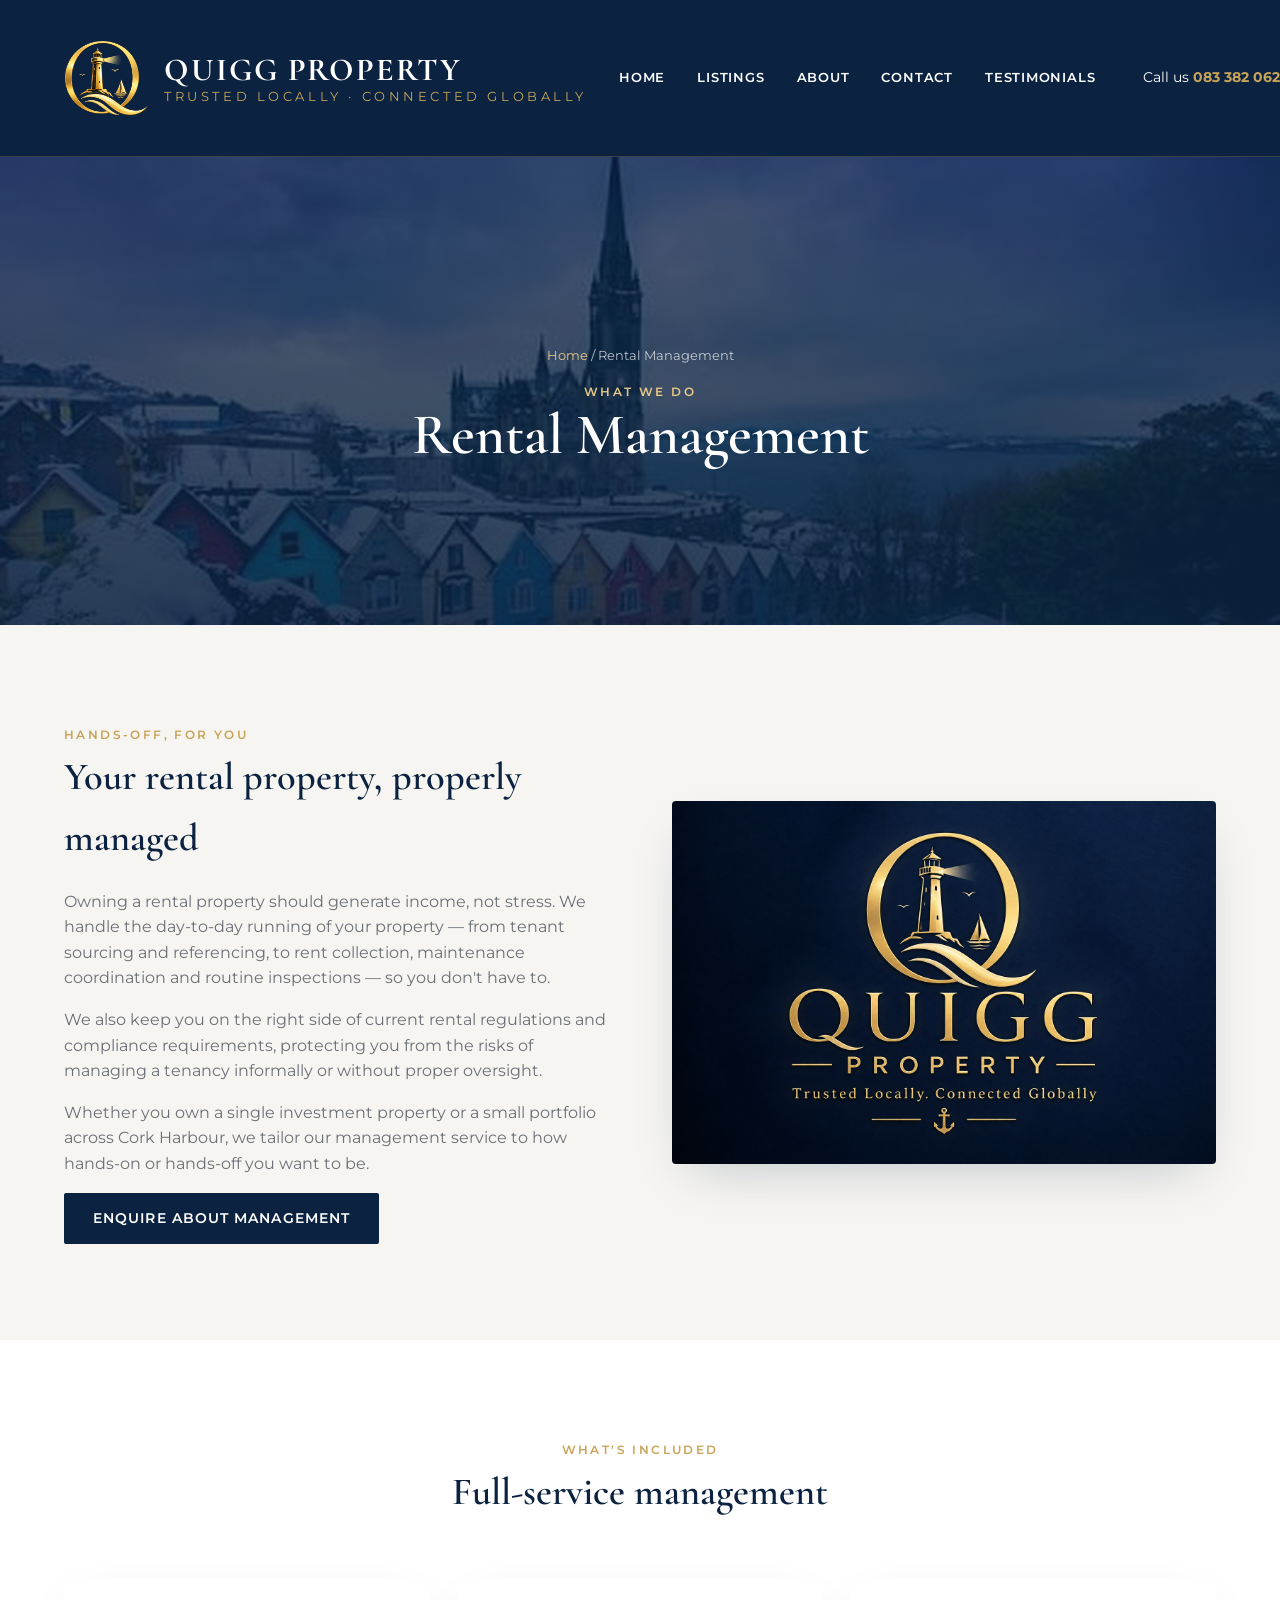
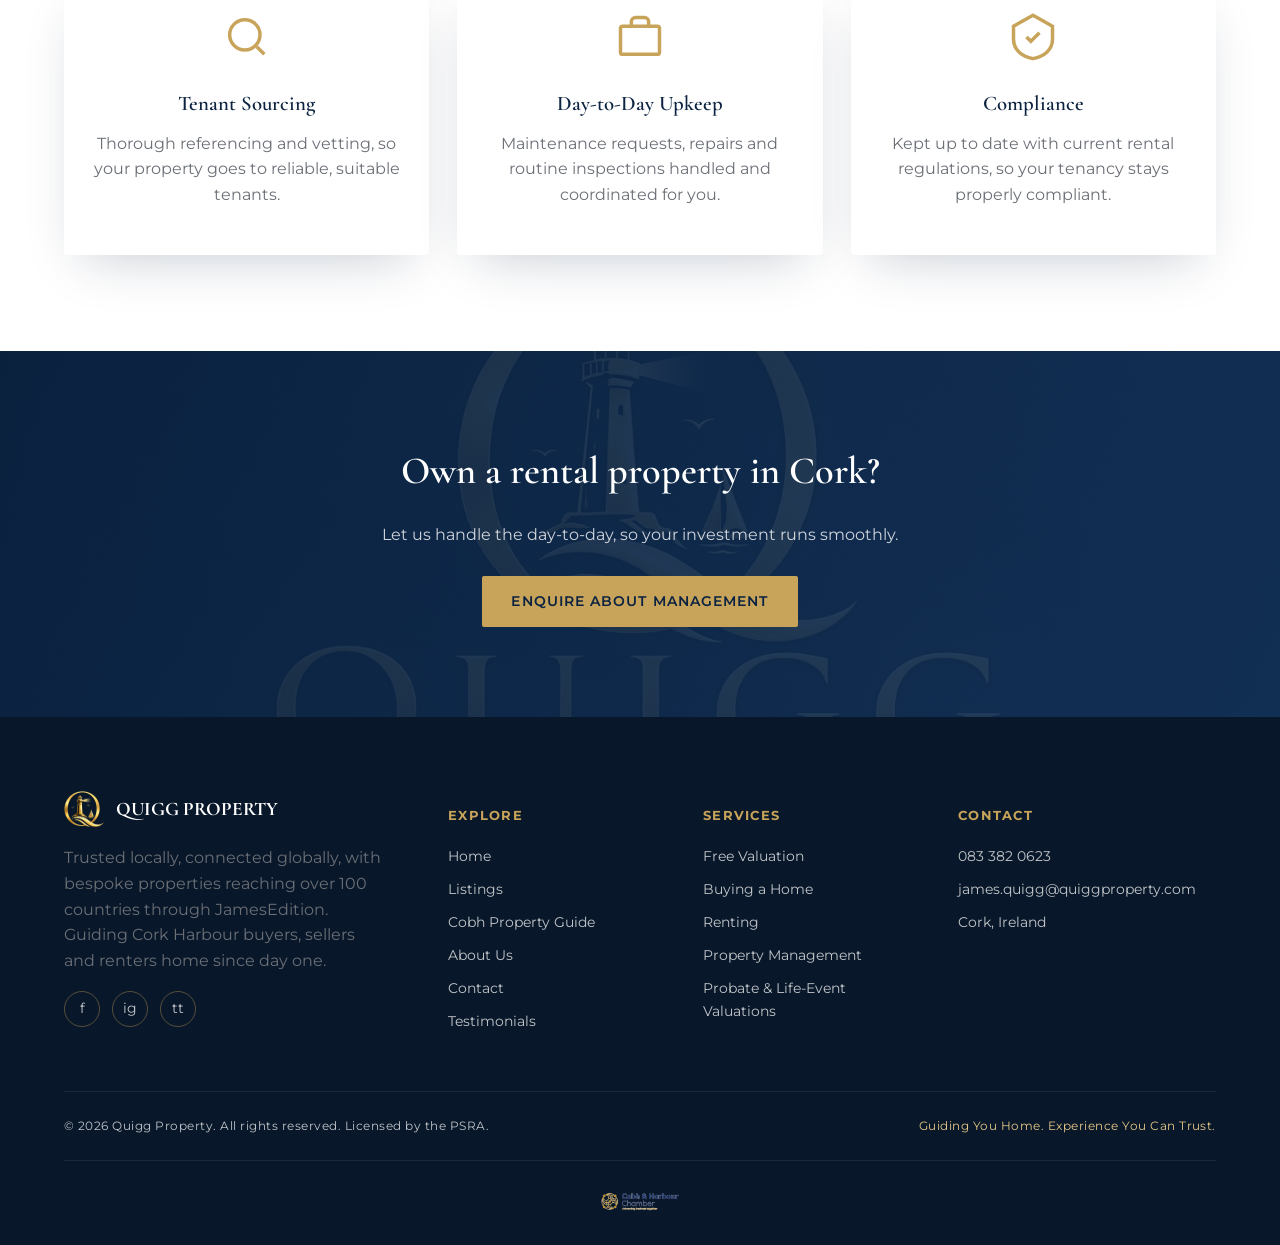
<file: rental-management.html>
<!doctype html>
<html lang="en">
<head>
<meta charset="UTF-8">
<meta name="viewport" content="width=device-width, initial-scale=1.0">
<title>Rental Management | Quigg Property</title>
<meta name="description" content="Full-service rental property management in Cork — tenant sourcing, compliance, day-to-day upkeep and more, handled by Quigg Property.">
<link rel="icon" href="assets/logo-mark.png">
<link rel="preconnect" href="https://fonts.googleapis.com">
<link href="https://fonts.googleapis.com/css2?family=Cormorant+Garamond:wght@500;600;700&family=Montserrat:wght@400;500;600;700&display=swap" rel="stylesheet">
<link rel="canonical" href="https://www.quiggproperty.com/rental-management.html">
<meta property="og:type" content="website">
<meta property="og:site_name" content="Quigg Property">
<meta property="og:title" content="Rental Management | Quigg Property">
<meta property="og:description" content="Full-service rental property management in Cork — tenant sourcing, compliance, day-to-day upkeep and more, handled by Quigg Property.">
<meta property="og:url" content="https://www.quiggproperty.com/rental-management.html">
<meta property="og:image" content="https://www.quiggproperty.com/assets/brand-plate.jpg">
<meta name="twitter:card" content="summary_large_image">
<meta name="twitter:title" content="Rental Management | Quigg Property">
<meta name="twitter:description" content="Full-service rental property management in Cork — tenant sourcing, compliance, day-to-day upkeep and more, handled by Quigg Property.">
<meta name="twitter:image" content="https://www.quiggproperty.com/assets/brand-plate.jpg">
<link rel="stylesheet" href="assets/styles.css?v=12">
</head>
<body>

<header class="site-header">
  <div class="container">
    <a href="index.html" class="brand">
      <img width="320" height="289" src="assets/logo-mark.png" alt="Quigg Property">
      <div class="brand-text"><strong>QUIGG PROPERTY</strong><span>Trusted Locally · Connected Globally</span></div>
    </a>
    <nav class="main-nav">
      <a href="index.html">Home</a>
      <a href="listings.html">Listings</a>
      <a href="about.html">About</a>
      <a href="contact.html">Contact</a>
      <a href="testimonials.html">Testimonials</a>
    </nav>
    <div class="header-actions">
      <span class="phone">Call us <strong>083 382 0623</strong></span>
      <button class="nav-toggle" aria-label="Menu">&#9776;</button>
    </div>
  </div>
</header>

<section class="page-hero">
  <div class="container">
    <div class="breadcrumb"><a href="index.html">Home</a> / Rental Management</div>
    <span class="eyebrow">What We Do</span>
    <h1>Rental Management</h1>
  </div>
</section>

<section>
  <div class="container split">
    <div>
      <span class="eyebrow">Hands-Off, For You</span>
      <h2>Your rental property, properly managed</h2>
      <p>Owning a rental property should generate income, not stress. We handle the day-to-day running of your property — from tenant sourcing and referencing, to rent collection, maintenance coordination and routine inspections — so you don't have to.</p>
      <p>We also keep you on the right side of current rental regulations and compliance requirements, protecting you from the risks of managing a tenancy informally or without proper oversight.</p>
      <p>Whether you own a single investment property or a small portfolio across Cork Harbour, we tailor our management service to how hands-on or hands-off you want to be.</p>
      <a href="contact.html" class="btn btn-navy">Enquire About Management</a>
    </div>
    <img loading="lazy" decoding="async" width="1536" height="1024" src="assets/brand-plate.jpg" alt="Quigg Property brand mark">
  </div>
</section>

<section style="background:var(--white);">
  <div class="container">
    <div class="section-head">
      <span class="eyebrow">What's Included</span>
      <h2>Full-service management</h2>
    </div>
    <div class="values">
      <div class="value-card">
        <svg class="icon" viewBox="0 0 24 24" fill="none" stroke="currentColor" stroke-width="1.6"><circle cx="11" cy="11" r="7"/><path d="m20 20-3.5-3.5"/></svg>
        <h3>Tenant Sourcing</h3>
        <p>Thorough referencing and vetting, so your property goes to reliable, suitable tenants.</p>
      </div>
      <div class="value-card">
        <svg class="icon" viewBox="0 0 24 24" fill="none" stroke="currentColor" stroke-width="1.6"><rect x="3" y="7" width="18" height="13" rx="1"/><path d="M8 7V5a2 2 0 0 1 2-2h4a2 2 0 0 1 2 2v2"/></svg>
        <h3>Day-to-Day Upkeep</h3>
        <p>Maintenance requests, repairs and routine inspections handled and coordinated for you.</p>
      </div>
      <div class="value-card">
        <svg class="icon" viewBox="0 0 24 24" fill="none" stroke="currentColor" stroke-width="1.6"><path d="M12 2 3 7v6c0 5 4 8 9 9 5-1 9-4 9-9V7l-9-5Z"/><path d="m9 12 2 2 4-4"/></svg>
        <h3>Compliance</h3>
        <p>Kept up to date with current rental regulations, so your tenancy stays properly compliant.</p>
      </div>
    </div>
  </div>
</section>

<section class="cta-band">
  <div class="container">
    <h2>Own a rental property in Cork?</h2>
    <p>Let us handle the day-to-day, so your investment runs smoothly.</p>
    <a href="contact.html" class="btn btn-gold">Enquire About Management</a>
  </div>
</section>

<footer class="site-footer" id="site-footer"></footer>
<script src="assets/footer.js"></script>
<script src="assets/script.js?v=7"></script>
</body>
</html>
</file>
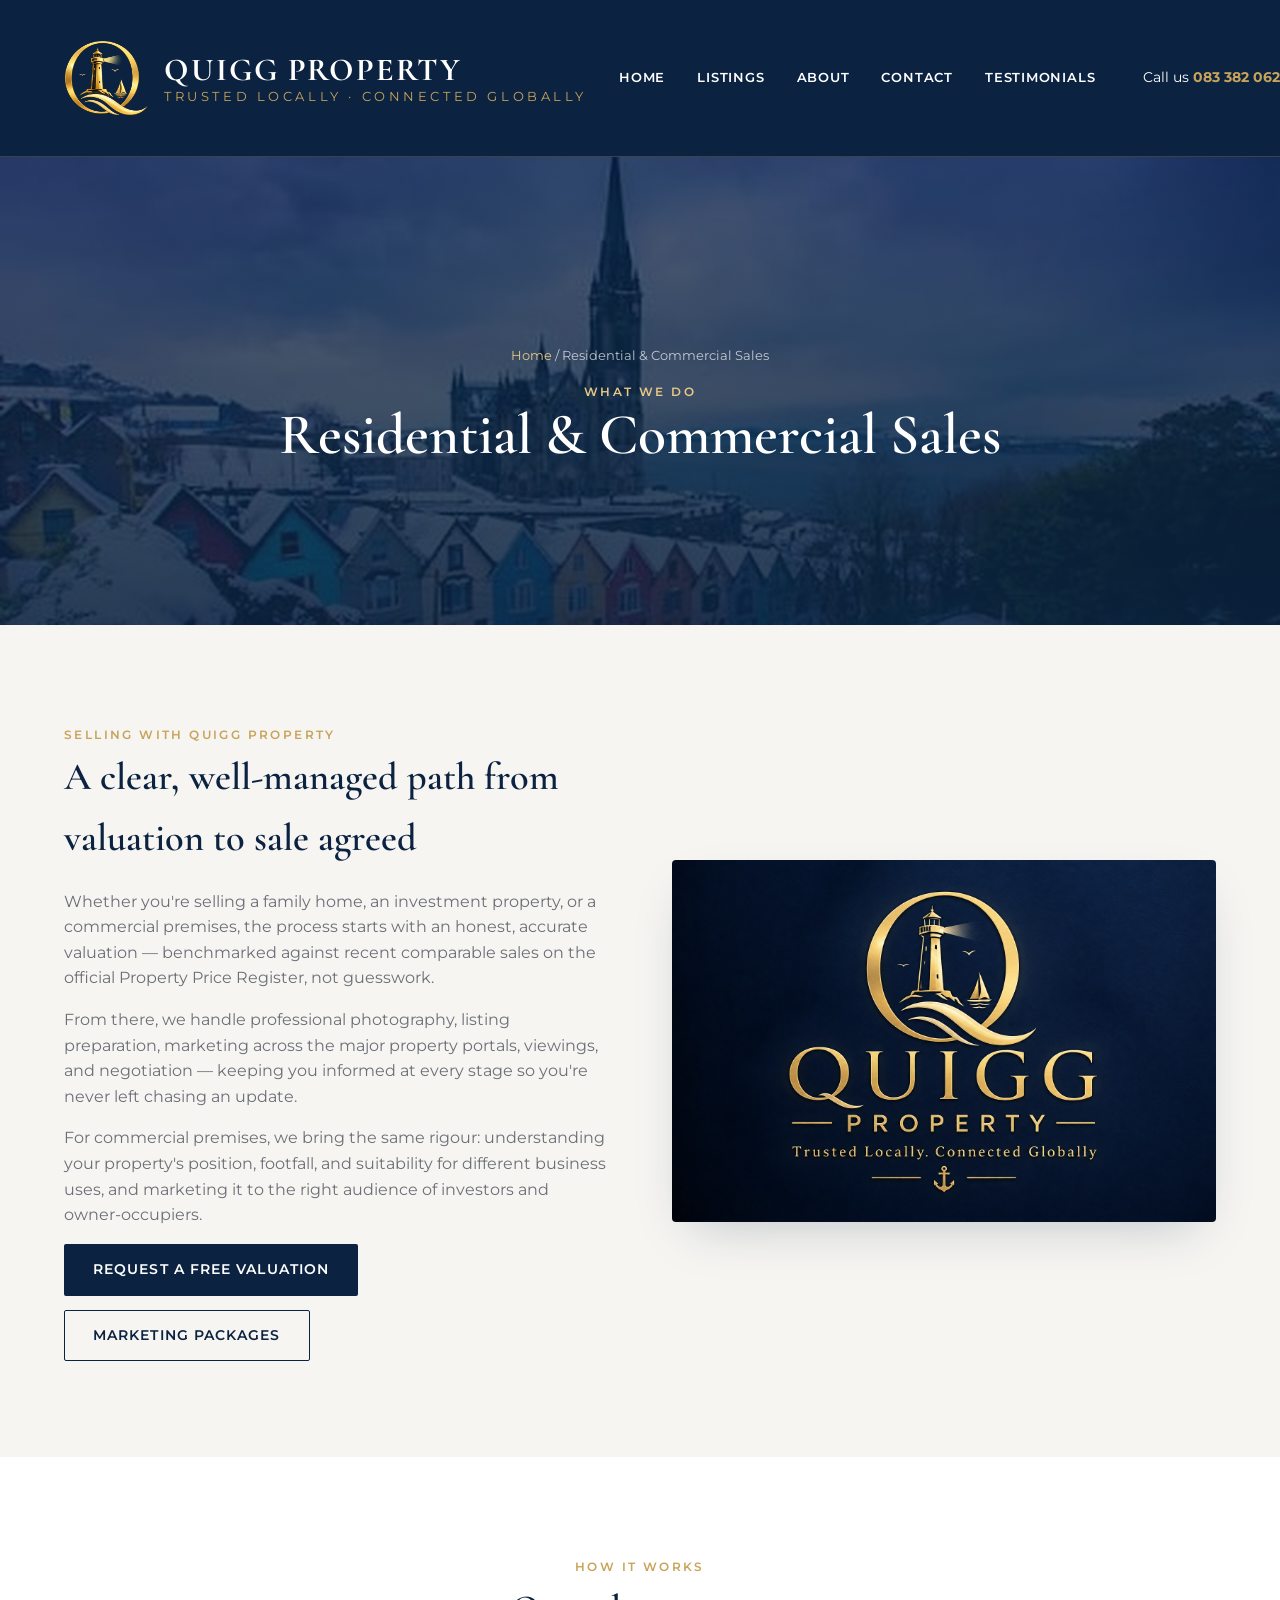
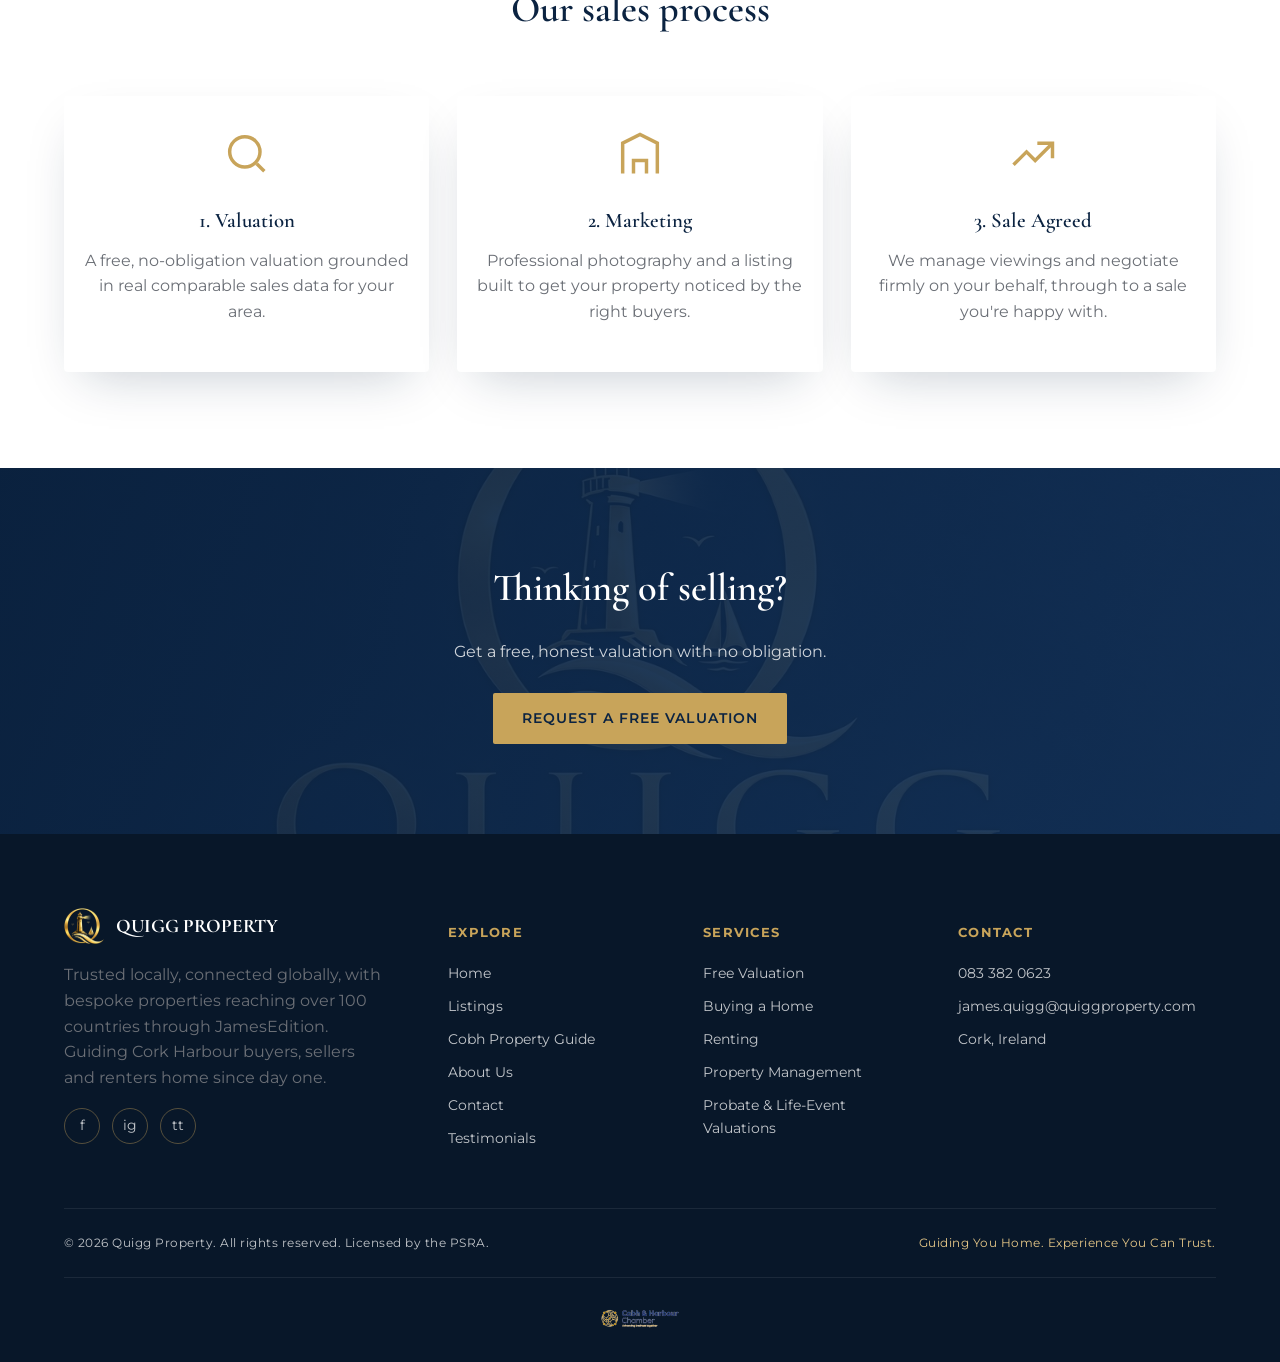
<file: residential-commercial-sales.html>
<!doctype html>
<html lang="en">
<head>
<meta charset="UTF-8">
<meta name="viewport" content="width=device-width, initial-scale=1.0">
<title>Residential &amp; Commercial Sales | Quigg Property</title>
<meta name="description" content="Selling a home or commercial premises in Cork? Quigg Property offers expert valuation, marketing and negotiation to get you the best result.">
<link rel="icon" href="assets/logo-mark.png">
<link rel="preconnect" href="https://fonts.googleapis.com">
<link href="https://fonts.googleapis.com/css2?family=Cormorant+Garamond:wght@500;600;700&family=Montserrat:wght@400;500;600;700&display=swap" rel="stylesheet">
<link rel="canonical" href="https://www.quiggproperty.com/residential-commercial-sales.html">
<meta property="og:type" content="website">
<meta property="og:site_name" content="Quigg Property">
<meta property="og:title" content="Residential & Commercial Sales | Quigg Property">
<meta property="og:description" content="Selling a home or commercial premises in Cork? Quigg Property offers expert valuation, marketing and negotiation to get you the best result.">
<meta property="og:url" content="https://www.quiggproperty.com/residential-commercial-sales.html">
<meta property="og:image" content="https://www.quiggproperty.com/assets/brand-plate.jpg">
<meta name="twitter:card" content="summary_large_image">
<meta name="twitter:title" content="Residential & Commercial Sales | Quigg Property">
<meta name="twitter:description" content="Selling a home or commercial premises in Cork? Quigg Property offers expert valuation, marketing and negotiation to get you the best result.">
<meta name="twitter:image" content="https://www.quiggproperty.com/assets/brand-plate.jpg">
<link rel="stylesheet" href="assets/styles.css?v=12">
</head>
<body>

<header class="site-header">
  <div class="container">
    <a href="index.html" class="brand">
      <img width="320" height="289" src="assets/logo-mark.png" alt="Quigg Property">
      <div class="brand-text"><strong>QUIGG PROPERTY</strong><span>Trusted Locally · Connected Globally</span></div>
    </a>
    <nav class="main-nav">
      <a href="index.html">Home</a>
      <a href="listings.html">Listings</a>
      <a href="about.html">About</a>
      <a href="contact.html">Contact</a>
      <a href="testimonials.html">Testimonials</a>
    </nav>
    <div class="header-actions">
      <span class="phone">Call us <strong>083 382 0623</strong></span>
      <button class="nav-toggle" aria-label="Menu">&#9776;</button>
    </div>
  </div>
</header>

<section class="page-hero">
  <div class="container">
    <div class="breadcrumb"><a href="index.html">Home</a> / Residential &amp; Commercial Sales</div>
    <span class="eyebrow">What We Do</span>
    <h1>Residential &amp; Commercial Sales</h1>
  </div>
</section>

<section>
  <div class="container split">
    <div>
      <span class="eyebrow">Selling With Quigg Property</span>
      <h2>A clear, well-managed path from valuation to sale agreed</h2>
      <p>Whether you're selling a family home, an investment property, or a commercial premises, the process starts with an honest, accurate valuation — benchmarked against recent comparable sales on the official Property Price Register, not guesswork.</p>
      <p>From there, we handle professional photography, listing preparation, marketing across the major property portals, viewings, and negotiation — keeping you informed at every stage so you're never left chasing an update.</p>
      <p>For commercial premises, we bring the same rigour: understanding your property's position, footfall, and suitability for different business uses, and marketing it to the right audience of investors and owner-occupiers.</p>
      <div class="btn-row">
        <a href="contact.html" class="btn btn-navy">Request a Free Valuation</a>
        <a href="marketing-packages.html" class="btn btn-outline-navy">Marketing Packages</a>
      </div>
    </div>
    <img loading="lazy" decoding="async" width="1536" height="1024" src="assets/brand-plate.jpg" alt="Quigg Property brand mark">
  </div>
</section>

<section style="background:var(--white);">
  <div class="container">
    <div class="section-head">
      <span class="eyebrow">How It Works</span>
      <h2>Our sales process</h2>
    </div>
    <div class="values">
      <div class="value-card">
        <svg class="icon" viewBox="0 0 24 24" fill="none" stroke="currentColor" stroke-width="1.6"><circle cx="11" cy="11" r="7"/><path d="m20 20-3.5-3.5"/></svg>
        <h3>1. Valuation</h3>
        <p>A free, no-obligation valuation grounded in real comparable sales data for your area.</p>
      </div>
      <div class="value-card">
        <svg class="icon" viewBox="0 0 24 24" fill="none" stroke="currentColor" stroke-width="1.6"><path d="M4 21V7l8-4 8 4v14"/><path d="M9 21v-6h6v6"/></svg>
        <h3>2. Marketing</h3>
        <p>Professional photography and a listing built to get your property noticed by the right buyers.</p>
      </div>
      <div class="value-card">
        <svg class="icon" viewBox="0 0 24 24" fill="none" stroke="currentColor" stroke-width="1.6"><path d="M3 17l6-6 4 4 8-8"/><path d="M14 7h7v7"/></svg>
        <h3>3. Sale Agreed</h3>
        <p>We manage viewings and negotiate firmly on your behalf, through to a sale you're happy with.</p>
      </div>
    </div>
  </div>
</section>

<section class="cta-band">
  <div class="container">
    <h2>Thinking of selling?</h2>
    <p>Get a free, honest valuation with no obligation.</p>
    <a href="contact.html" class="btn btn-gold">Request a Free Valuation</a>
  </div>
</section>

<footer class="site-footer" id="site-footer"></footer>
<script src="assets/footer.js"></script>
<script src="assets/script.js?v=7"></script>
</body>
</html>
</file>
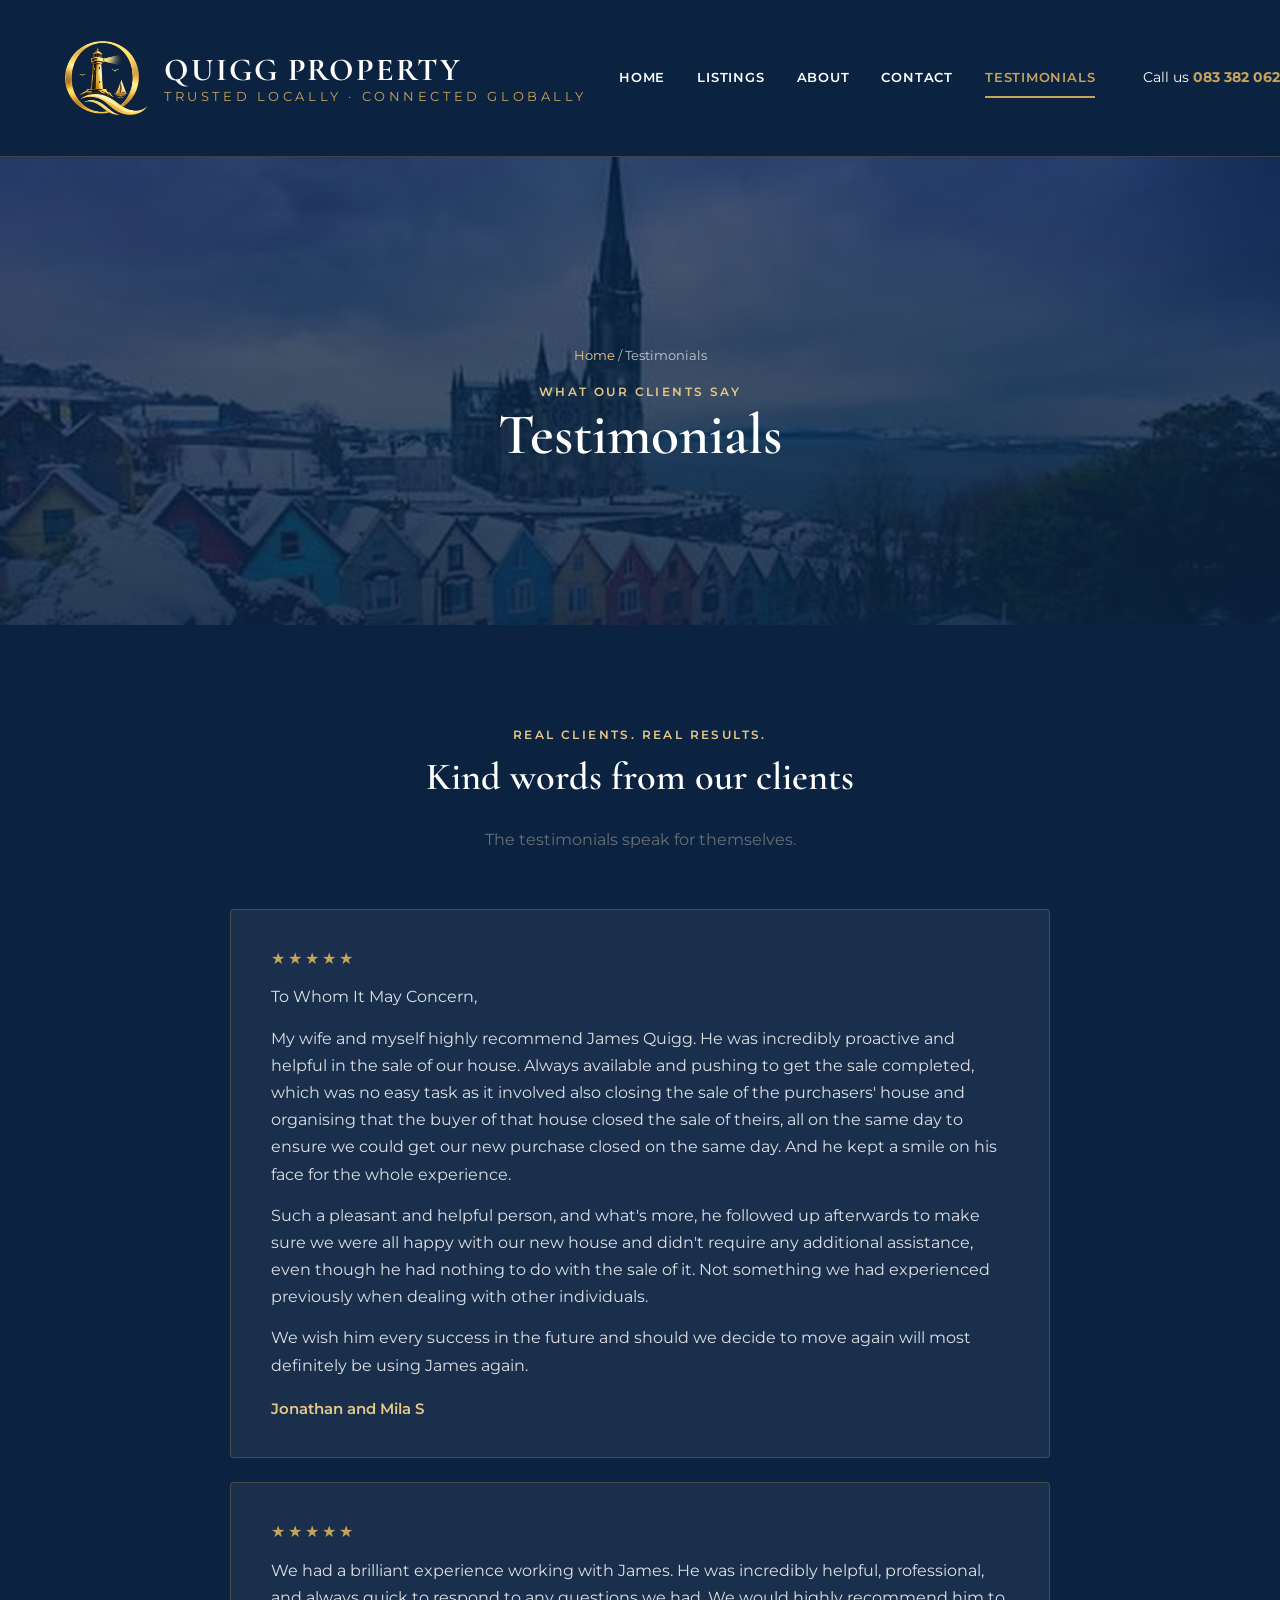
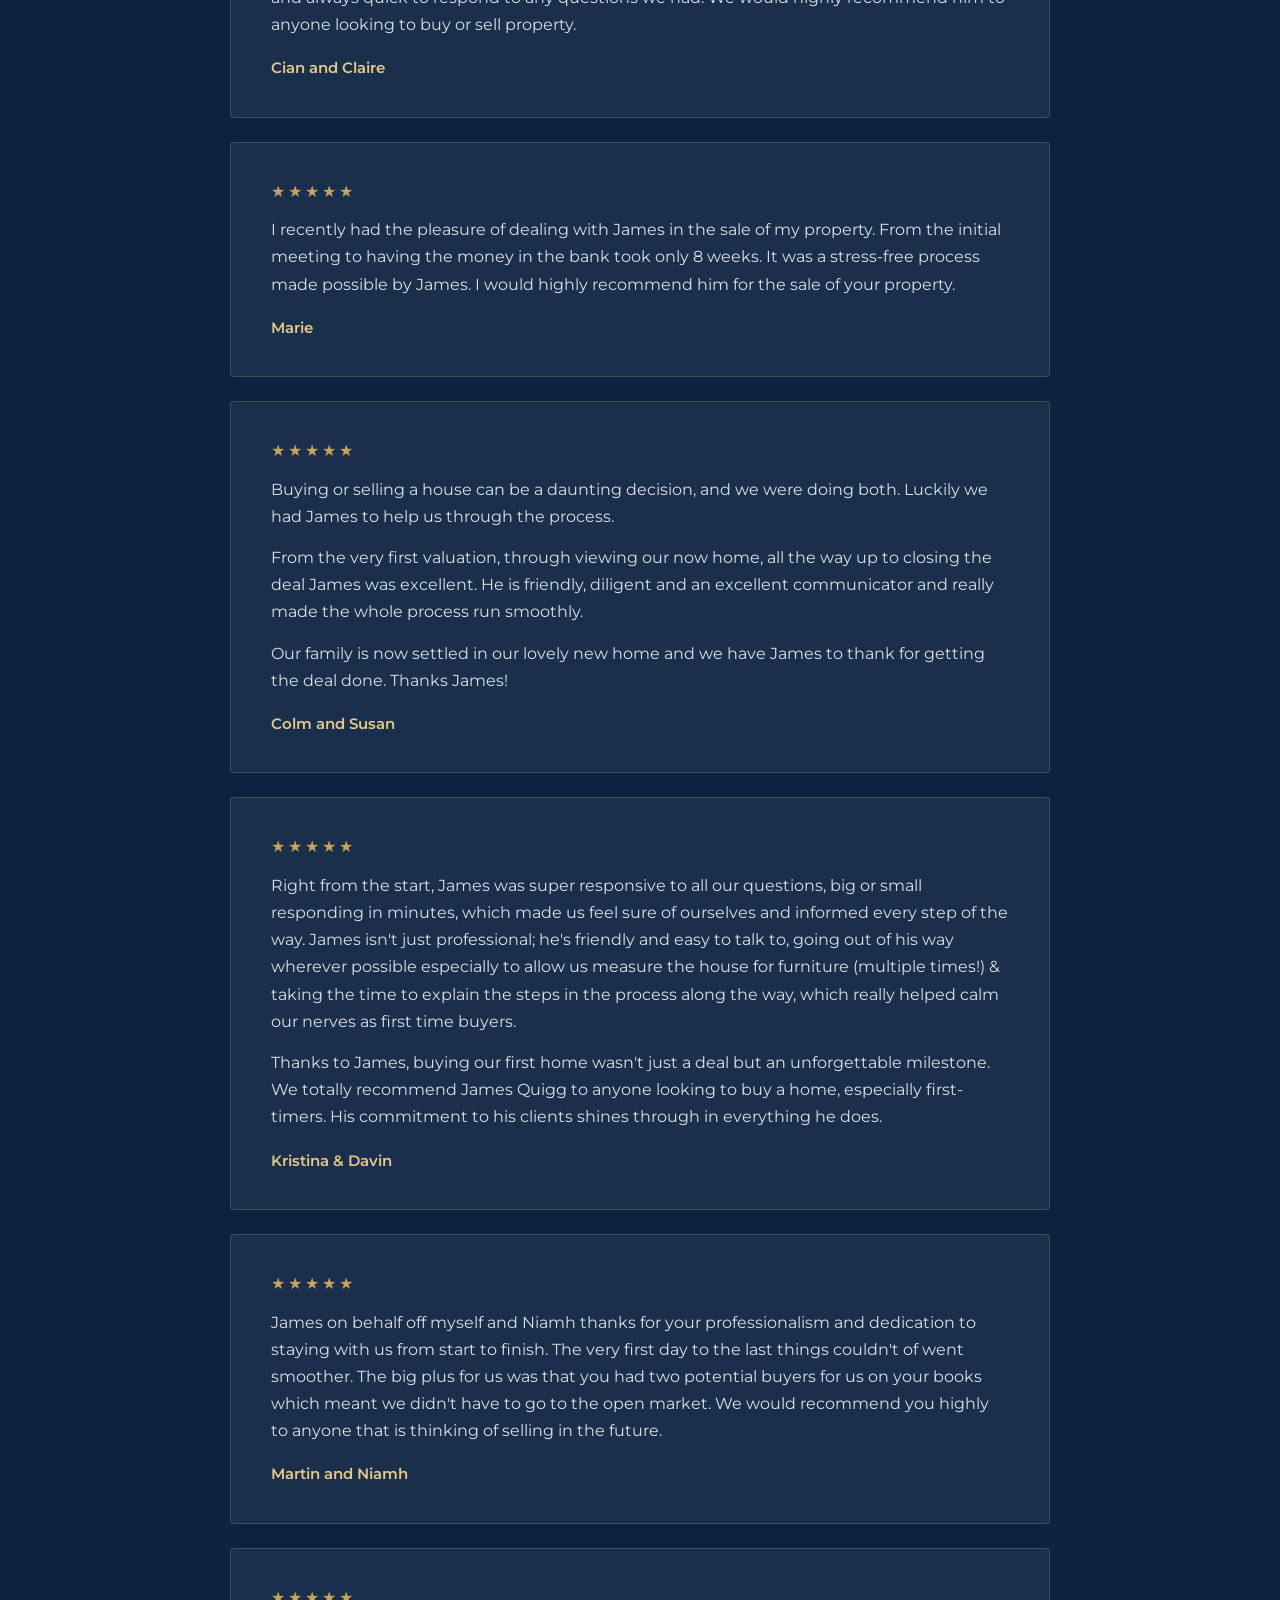
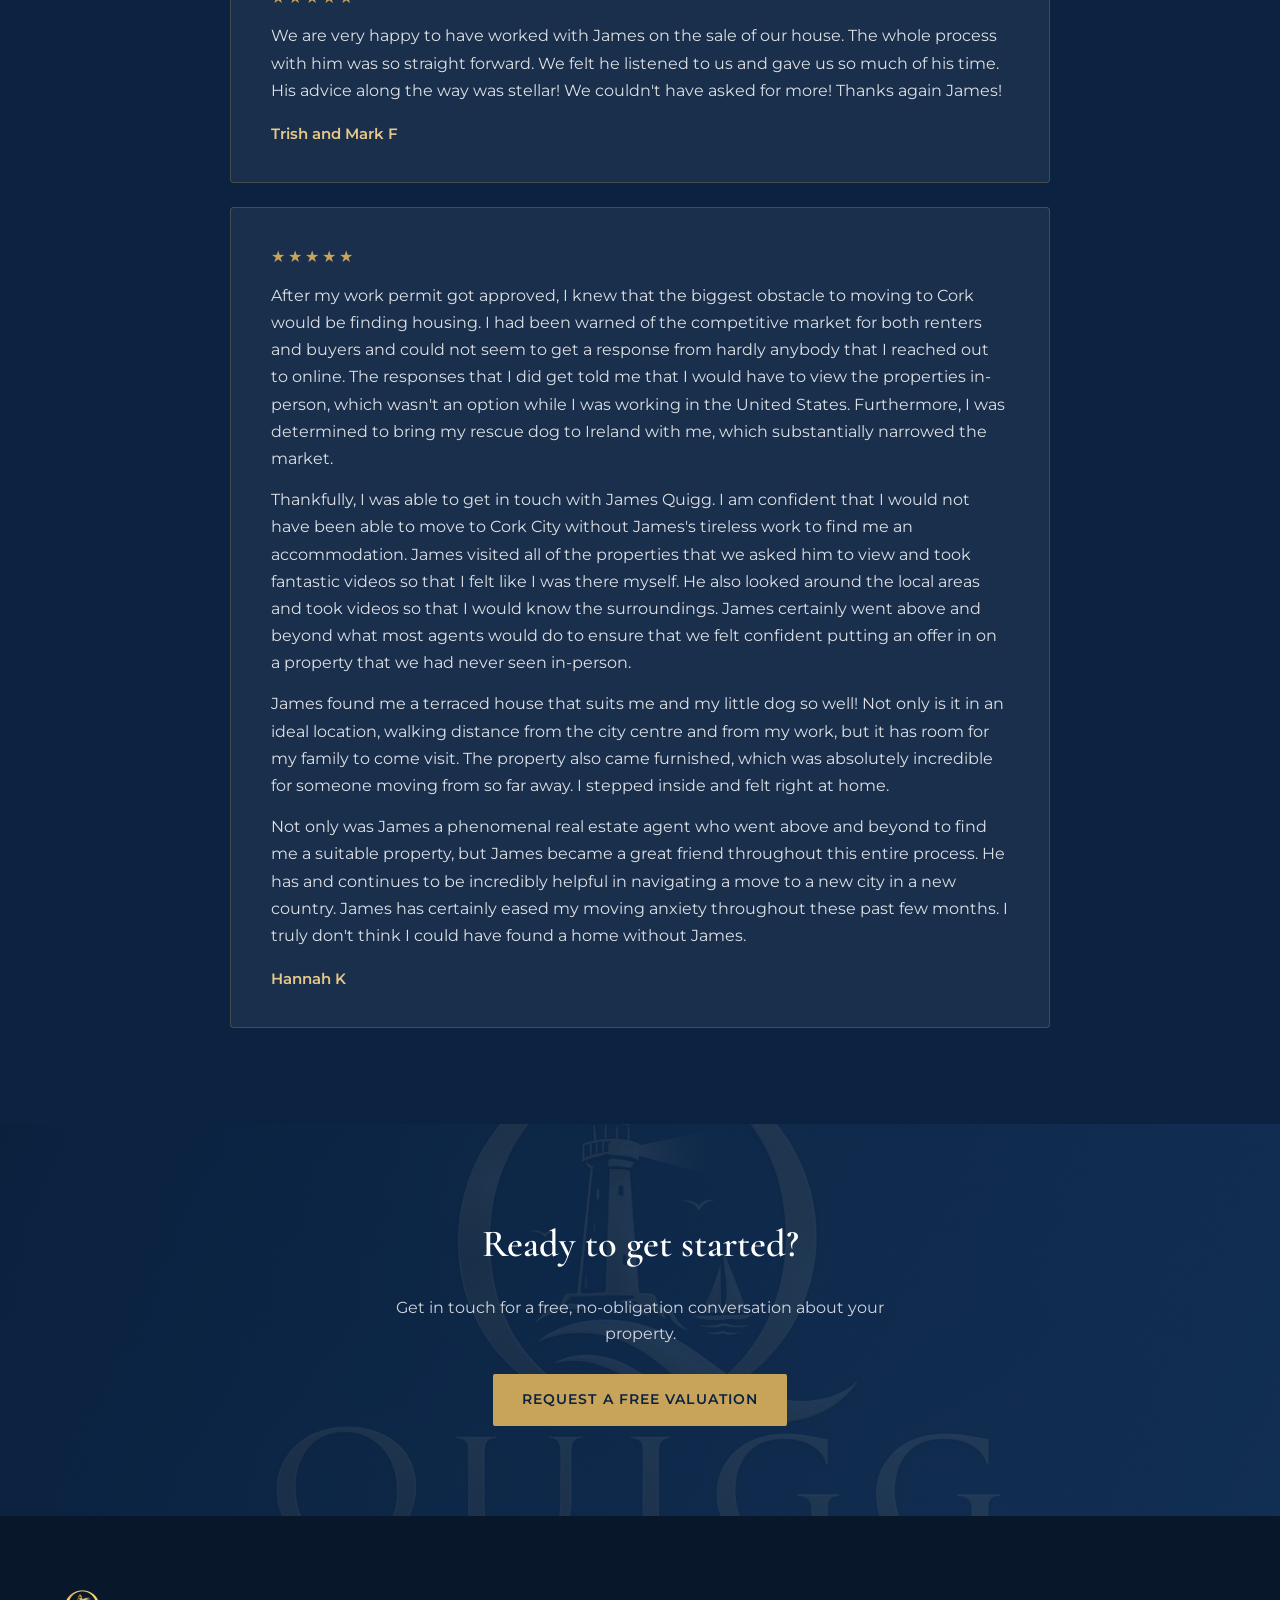
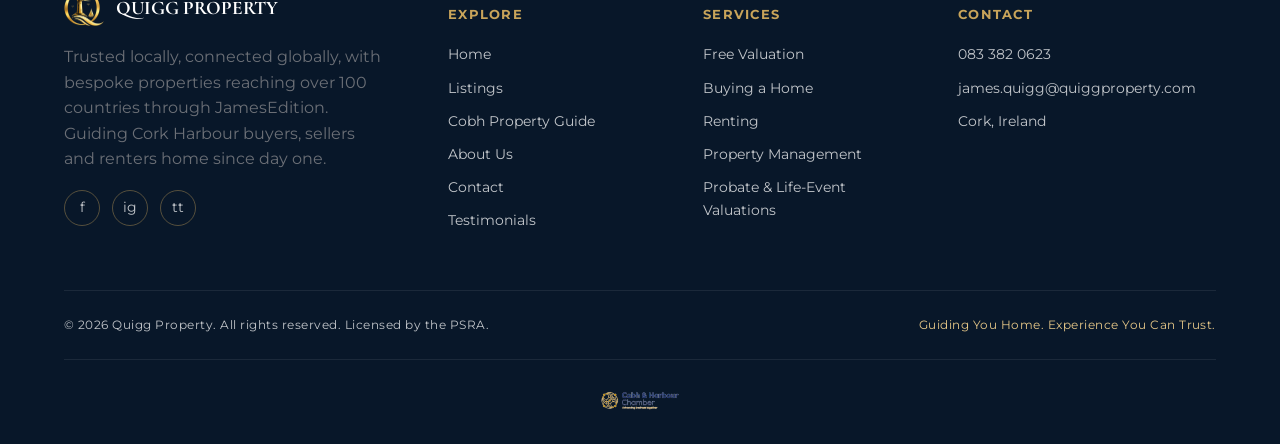
<file: testimonials.html>
<!doctype html>
<html lang="en">
<head>
<meta charset="UTF-8">
<meta name="viewport" content="width=device-width, initial-scale=1.0">
<title>Client Testimonials | Quigg Property</title>
<meta name="description" content="Read what Quigg Property clients across Cork say about buying and selling with James Quigg.">
<link rel="icon" href="assets/logo-mark.png">
<link rel="preconnect" href="https://fonts.googleapis.com">
<link href="https://fonts.googleapis.com/css2?family=Cormorant+Garamond:wght@500;600;700&family=Montserrat:wght@400;500;600;700&display=swap" rel="stylesheet">
<link rel="canonical" href="https://www.quiggproperty.com/testimonials.html">
<meta property="og:type" content="website">
<meta property="og:site_name" content="Quigg Property">
<meta property="og:title" content="Client Testimonials | Quigg Property">
<meta property="og:description" content="Read what Quigg Property clients across Cork say about buying and selling with James Quigg.">
<meta property="og:url" content="https://www.quiggproperty.com/testimonials.html">
<meta property="og:image" content="https://www.quiggproperty.com/assets/brand-plate.jpg">
<meta name="twitter:card" content="summary_large_image">
<meta name="twitter:title" content="Client Testimonials | Quigg Property">
<meta name="twitter:description" content="Read what Quigg Property clients across Cork say about buying and selling with James Quigg.">
<meta name="twitter:image" content="https://www.quiggproperty.com/assets/brand-plate.jpg">
<link rel="stylesheet" href="assets/styles.css?v=12">
<script type="application/ld+json">
{
  "@context": "https://schema.org",
  "@type": "RealEstateAgent",
  "name": "Quigg Property",
  "url": "https://www.quiggproperty.com/",
  "aggregateRating": {
    "@type": "AggregateRating",
    "ratingValue": "5.0",
    "bestRating": "5",
    "reviewCount": "8"
  },
  "review": [
    {
      "@type": "Review",
      "author": { "@type": "Person", "name": "Jonathan and Mila S" },
      "reviewRating": { "@type": "Rating", "ratingValue": "5", "bestRating": "5" },
      "reviewBody": "My wife and myself highly recommend James Quigg. He was incredibly proactive and helpful in the sale of our house. Always available and pushing to get the sale completed, which was no easy task as it involved also closing the sale of the purchasers' house and organising that the buyer of that house closed the sale of theirs, all on the same day to ensure we could get our new purchase closed on the same day."
    },
    {
      "@type": "Review",
      "author": { "@type": "Person", "name": "Cian and Claire" },
      "reviewRating": { "@type": "Rating", "ratingValue": "5", "bestRating": "5" },
      "reviewBody": "We had a brilliant experience working with James. He was incredibly helpful, professional, and always quick to respond to any questions we had. We would highly recommend him to anyone looking to buy or sell property."
    },
    {
      "@type": "Review",
      "author": { "@type": "Person", "name": "Marie" },
      "reviewRating": { "@type": "Rating", "ratingValue": "5", "bestRating": "5" },
      "reviewBody": "I recently had the pleasure of dealing with James in the sale of my property. From the initial meeting to having the money in the bank took only 8 weeks. It was a stress-free process made possible by James."
    },
    {
      "@type": "Review",
      "author": { "@type": "Person", "name": "Colm and Susan" },
      "reviewRating": { "@type": "Rating", "ratingValue": "5", "bestRating": "5" },
      "reviewBody": "Buying or selling a house can be a daunting decision, and we were doing both. From the very first valuation, through viewing our now home, all the way up to closing the deal James was excellent — friendly, diligent and an excellent communicator."
    },
    {
      "@type": "Review",
      "author": { "@type": "Person", "name": "Kristina & Davin" },
      "reviewRating": { "@type": "Rating", "ratingValue": "5", "bestRating": "5" },
      "reviewBody": "Right from the start, James was super responsive to all our questions, big or small. James isn't just professional; he's friendly and easy to talk to, going out of his way wherever possible as first time buyers."
    },
    {
      "@type": "Review",
      "author": { "@type": "Person", "name": "Martin and Niamh" },
      "reviewRating": { "@type": "Rating", "ratingValue": "5", "bestRating": "5" },
      "reviewBody": "Thanks for your professionalism and dedication to staying with us from start to finish. The big plus for us was that you had two potential buyers for us on your books which meant we didn't have to go to the open market."
    },
    {
      "@type": "Review",
      "author": { "@type": "Person", "name": "Trish and Mark F" },
      "reviewRating": { "@type": "Rating", "ratingValue": "5", "bestRating": "5" },
      "reviewBody": "We are very happy to have worked with James on the sale of our house. The whole process with him was so straight forward. We felt he listened to us and gave us so much of his time."
    },
    {
      "@type": "Review",
      "author": { "@type": "Person", "name": "Hannah K" },
      "reviewRating": { "@type": "Rating", "ratingValue": "5", "bestRating": "5" },
      "reviewBody": "I am confident that I would not have been able to move to Cork City without James's tireless work to find me an accommodation. James certainly went above and beyond what most agents would do to ensure that we felt confident putting an offer in on a property that we had never seen in-person."
    }
  ]
}
</script>
</head>
<body>

<header class="site-header">
  <div class="container">
    <a href="index.html" class="brand">
      <img src="assets/logo-mark.png" width="320" height="289" alt="Quigg Property">
      <div class="brand-text"><strong>QUIGG PROPERTY</strong><span>Trusted Locally · Connected Globally</span></div>
    </a>
    <nav class="main-nav">
      <a href="index.html">Home</a>
      <a href="listings.html">Listings</a>
      <a href="about.html">About</a>
      <a href="contact.html">Contact</a>
      <a href="testimonials.html" class="active">Testimonials</a>
    </nav>
    <div class="header-actions">
      <span class="phone">Call us <strong>083 382 0623</strong></span>
      <button class="nav-toggle" aria-label="Menu">&#9776;</button>
    </div>
  </div>
</header>

<section class="page-hero">
  <div class="container">
    <div class="breadcrumb"><a href="index.html">Home</a> / Testimonials</div>
    <span class="eyebrow">What Our Clients Say</span>
    <h1>Testimonials</h1>
  </div>
</section>

<section class="testimonials">
  <div class="container">
    <div class="section-head">
      <span class="eyebrow">Real Clients. Real Results.</span>
      <h2>Kind words from our clients</h2>
      <p>The testimonials speak for themselves.</p>
    </div>
    <div class="t-stack">
      <div class="t-card t-card-full">
        <div class="stars">★★★★★</div>
        <p>To Whom It May Concern,</p>
        <p>My wife and myself highly recommend James Quigg. He was incredibly proactive and helpful in the sale of our house. Always available and pushing to get the sale completed, which was no easy task as it involved also closing the sale of the purchasers' house and organising that the buyer of that house closed the sale of theirs, all on the same day to ensure we could get our new purchase closed on the same day. And he kept a smile on his face for the whole experience.</p>
        <p>Such a pleasant and helpful person, and what's more, he followed up afterwards to make sure we were all happy with our new house and didn't require any additional assistance, even though he had nothing to do with the sale of it. Not something we had experienced previously when dealing with other individuals.</p>
        <p>We wish him every success in the future and should we decide to move again will most definitely be using James again.</p>
        <div class="who">Jonathan and Mila S</div>
      </div>
      <div class="t-card t-card-full">
        <div class="stars">★★★★★</div>
        <p>We had a brilliant experience working with James. He was incredibly helpful, professional, and always quick to respond to any questions we had. We would highly recommend him to anyone looking to buy or sell property.</p>
        <div class="who">Cian and Claire</div>
      </div>
      <div class="t-card t-card-full">
        <div class="stars">★★★★★</div>
        <p>I recently had the pleasure of dealing with James in the sale of my property. From the initial meeting to having the money in the bank took only 8 weeks. It was a stress-free process made possible by James. I would highly recommend him for the sale of your property.</p>
        <div class="who">Marie</div>
      </div>
      <div class="t-card t-card-full">
        <div class="stars">★★★★★</div>
        <p>Buying or selling a house can be a daunting decision, and we were doing both. Luckily we had James to help us through the process.</p>
        <p>From the very first valuation, through viewing our now home, all the way up to closing the deal James was excellent. He is friendly, diligent and an excellent communicator and really made the whole process run smoothly.</p>
        <p>Our family is now settled in our lovely new home and we have James to thank for getting the deal done. Thanks James!</p>
        <div class="who">Colm and Susan</div>
      </div>
      <div class="t-card t-card-full">
        <div class="stars">★★★★★</div>
        <p>Right from the start, James was super responsive to all our questions, big or small responding in minutes, which made us feel sure of ourselves and informed every step of the way. James isn't just professional; he's friendly and easy to talk to, going out of his way wherever possible especially to allow us measure the house for furniture (multiple times!) &amp; taking the time to explain the steps in the process along the way, which really helped calm our nerves as first time buyers.</p>
        <p>Thanks to James, buying our first home wasn't just a deal but an unforgettable milestone. We totally recommend James Quigg to anyone looking to buy a home, especially first-timers. His commitment to his clients shines through in everything he does.</p>
        <div class="who">Kristina &amp; Davin</div>
      </div>
      <div class="t-card t-card-full">
        <div class="stars">★★★★★</div>
        <p>James on behalf off myself and Niamh thanks for your professionalism and dedication to staying with us from start to finish. The very first day to the last things couldn't of went smoother. The big plus for us was that you had two potential buyers for us on your books which meant we didn't have to go to the open market. We would recommend you highly to anyone that is thinking of selling in the future.</p>
        <div class="who">Martin and Niamh</div>
      </div>
      <div class="t-card t-card-full">
        <div class="stars">★★★★★</div>
        <p>We are very happy to have worked with James on the sale of our house. The whole process with him was so straight forward. We felt he listened to us and gave us so much of his time. His advice along the way was stellar! We couldn't have asked for more! Thanks again James!</p>
        <div class="who">Trish and Mark F</div>
      </div>
      <div class="t-card t-card-full">
        <div class="stars">★★★★★</div>
        <p>After my work permit got approved, I knew that the biggest obstacle to moving to Cork would be finding housing. I had been warned of the competitive market for both renters and buyers and could not seem to get a response from hardly anybody that I reached out to online. The responses that I did get told me that I would have to view the properties in-person, which wasn't an option while I was working in the United States. Furthermore, I was determined to bring my rescue dog to Ireland with me, which substantially narrowed the market.</p>
        <p>Thankfully, I was able to get in touch with James Quigg. I am confident that I would not have been able to move to Cork City without James's tireless work to find me an accommodation. James visited all of the properties that we asked him to view and took fantastic videos so that I felt like I was there myself. He also looked around the local areas and took videos so that I would know the surroundings. James certainly went above and beyond what most agents would do to ensure that we felt confident putting an offer in on a property that we had never seen in-person.</p>
        <p>James found me a terraced house that suits me and my little dog so well! Not only is it in an ideal location, walking distance from the city centre and from my work, but it has room for my family to come visit. The property also came furnished, which was absolutely incredible for someone moving from so far away. I stepped inside and felt right at home.</p>
        <p>Not only was James a phenomenal real estate agent who went above and beyond to find me a suitable property, but James became a great friend throughout this entire process. He has and continues to be incredibly helpful in navigating a move to a new city in a new country. James has certainly eased my moving anxiety throughout these past few months. I truly don't think I could have found a home without James.</p>
        <div class="who">Hannah K</div>
      </div>
    </div>
  </div>
</section>

<section class="cta-band">
  <div class="container">
    <h2>Ready to get started?</h2>
    <p>Get in touch for a free, no-obligation conversation about your property.</p>
    <a href="contact.html" class="btn btn-gold">Request a Free Valuation</a>
  </div>
</section>

<footer class="site-footer" id="site-footer"></footer>
<script src="assets/footer.js"></script>
<script src="assets/script.js?v=7"></script>
</body>
</html>
</file>
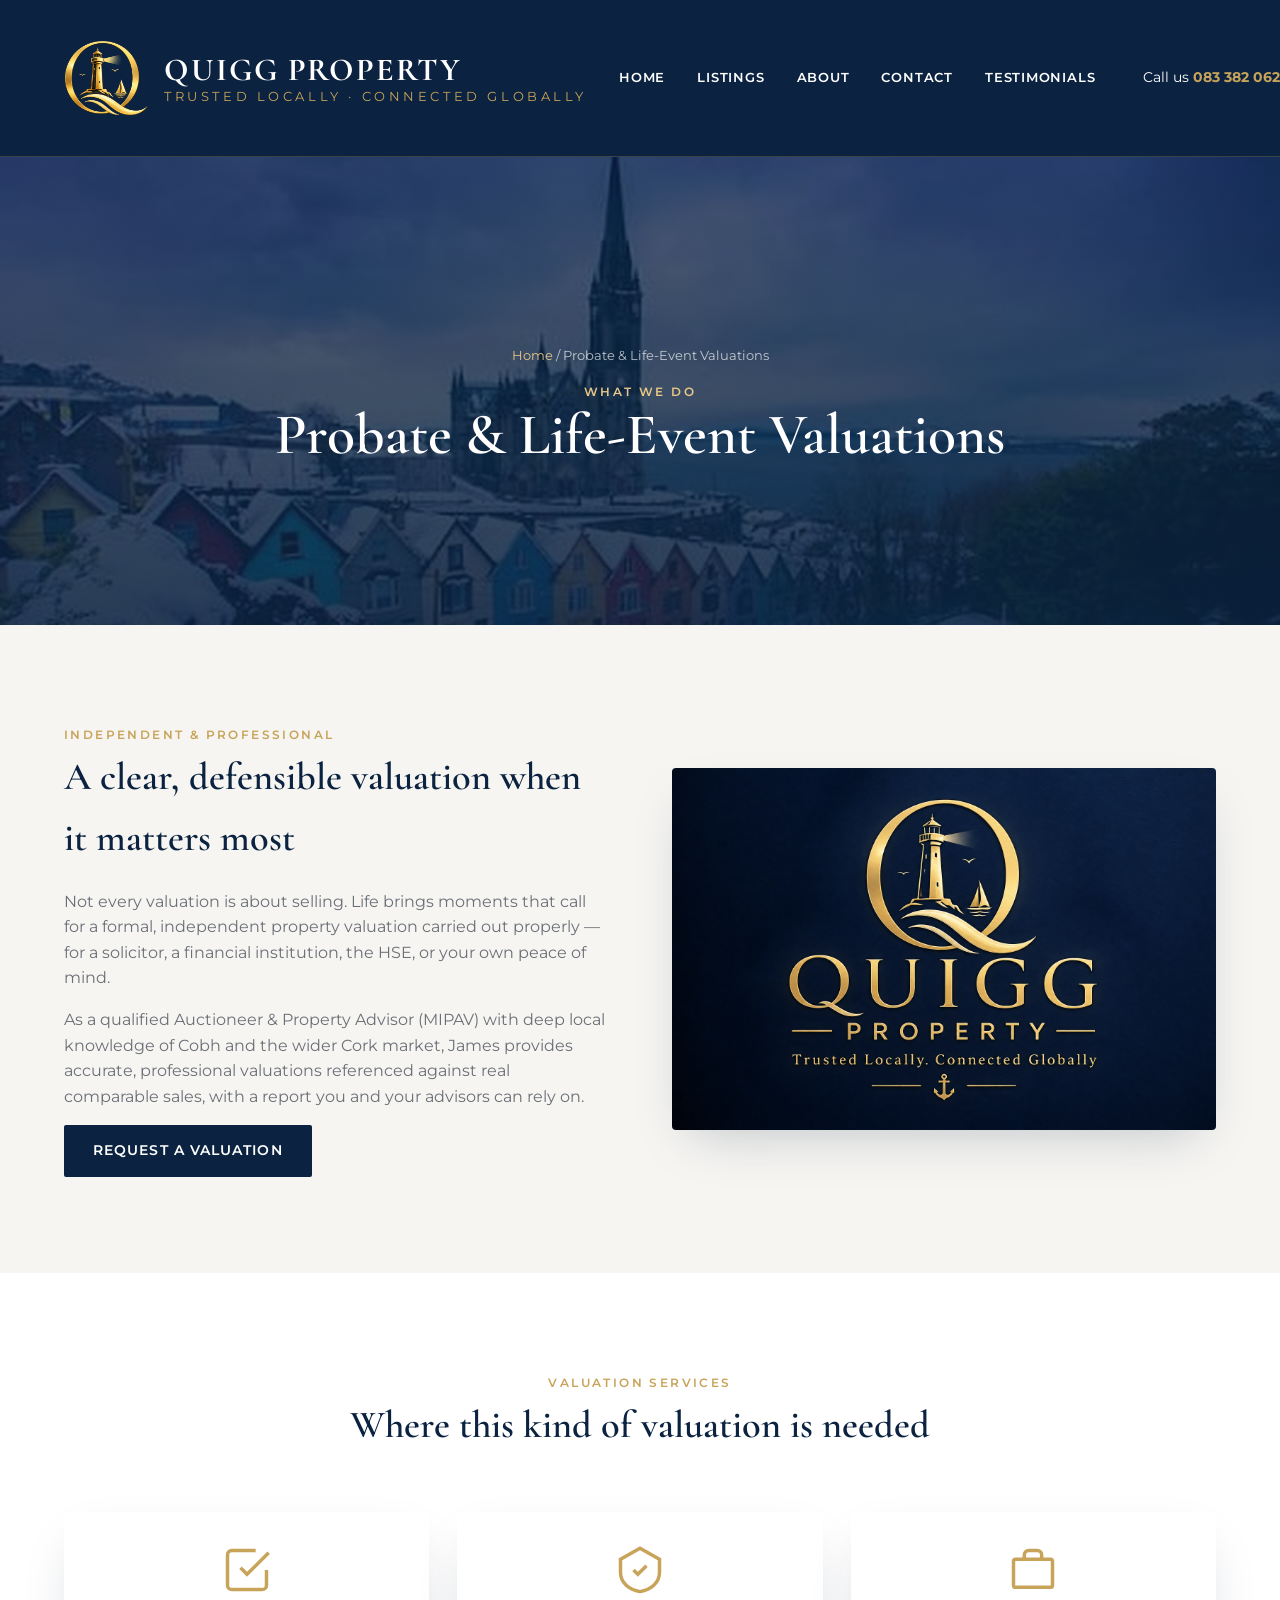
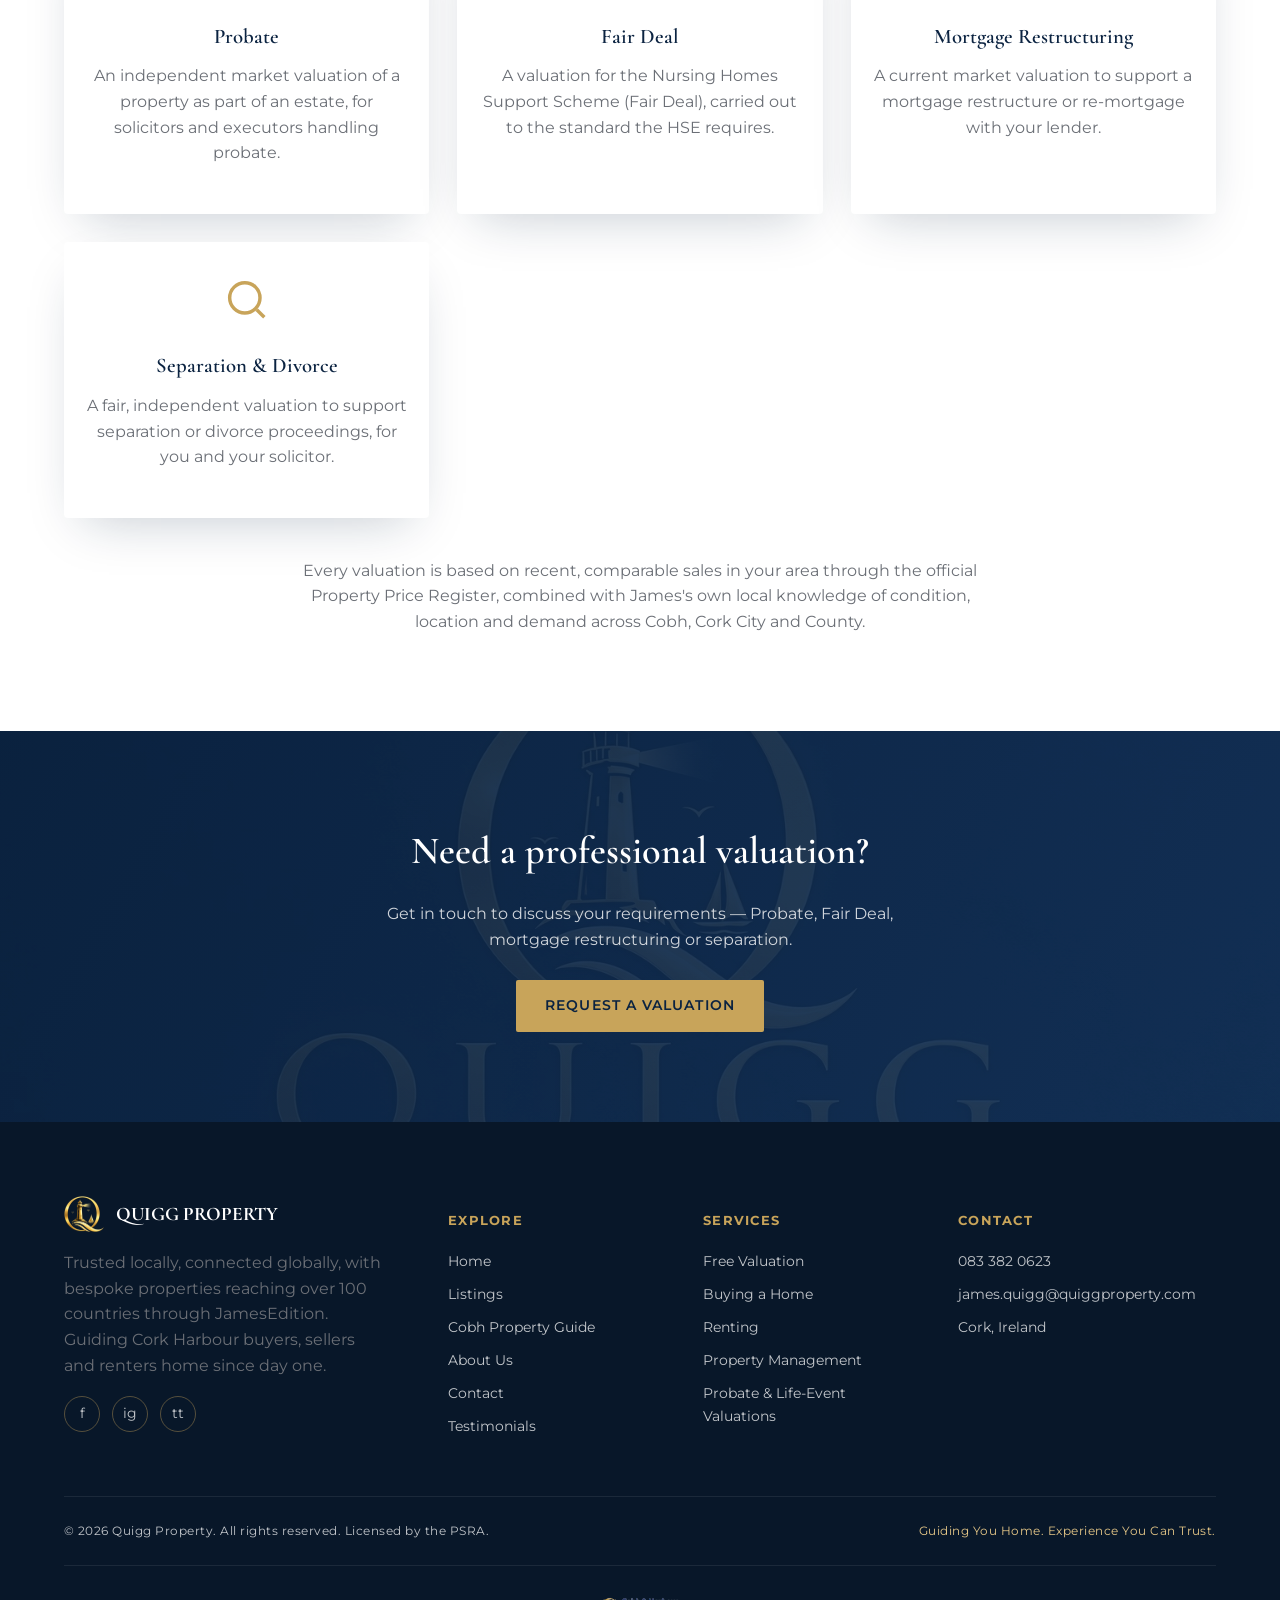
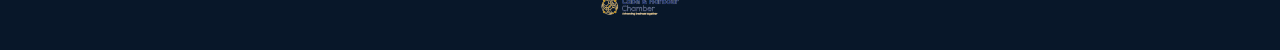
<file: valuation-services.html>
<!doctype html>
<html lang="en">
<head>
<meta charset="UTF-8">
<meta name="viewport" content="width=device-width, initial-scale=1.0">
<title>Probate, Fair Deal &amp; Life-Event Valuations | Quigg Property</title>
<meta name="description" content="Independent, professional property valuations from Quigg Property for Probate, the Fair Deal Nursing Homes Support Scheme, mortgage restructuring and separation across Cork.">
<link rel="icon" href="assets/logo-mark.png">
<link rel="preconnect" href="https://fonts.googleapis.com">
<link href="https://fonts.googleapis.com/css2?family=Cormorant+Garamond:wght@500;600;700&family=Montserrat:wght@400;500;600;700&display=swap" rel="stylesheet">
<link rel="canonical" href="https://www.quiggproperty.com/valuation-services.html">
<meta property="og:type" content="website">
<meta property="og:site_name" content="Quigg Property">
<meta property="og:title" content="Probate, Fair Deal &amp; Life-Event Valuations | Quigg Property">
<meta property="og:description" content="Independent, professional property valuations from Quigg Property for Probate, the Fair Deal Nursing Homes Support Scheme, mortgage restructuring and separation across Cork.">
<meta property="og:url" content="https://www.quiggproperty.com/valuation-services.html">
<meta property="og:image" content="https://www.quiggproperty.com/assets/brand-plate.jpg">
<meta name="twitter:card" content="summary_large_image">
<meta name="twitter:title" content="Probate, Fair Deal &amp; Life-Event Valuations | Quigg Property">
<meta name="twitter:description" content="Independent, professional property valuations from Quigg Property for Probate, the Fair Deal Nursing Homes Support Scheme, mortgage restructuring and separation across Cork.">
<meta name="twitter:image" content="https://www.quiggproperty.com/assets/brand-plate.jpg">
<link rel="stylesheet" href="assets/styles.css?v=12">
</head>
<body>

<header class="site-header">
  <div class="container">
    <a href="index.html" class="brand">
      <img width="320" height="289" src="assets/logo-mark.png" alt="Quigg Property">
      <div class="brand-text"><strong>QUIGG PROPERTY</strong><span>Trusted Locally · Connected Globally</span></div>
    </a>
    <nav class="main-nav">
      <a href="index.html">Home</a>
      <a href="listings.html">Listings</a>
      <a href="about.html">About</a>
      <a href="contact.html">Contact</a>
      <a href="testimonials.html">Testimonials</a>
    </nav>
    <div class="header-actions">
      <span class="phone">Call us <strong>083 382 0623</strong></span>
      <button class="nav-toggle" aria-label="Menu">&#9776;</button>
    </div>
  </div>
</header>

<section class="page-hero">
  <div class="container">
    <div class="breadcrumb"><a href="index.html">Home</a> / Probate &amp; Life-Event Valuations</div>
    <span class="eyebrow">What We Do</span>
    <h1>Probate &amp; Life-Event Valuations</h1>
  </div>
</section>

<section>
  <div class="container split">
    <div>
      <span class="eyebrow">Independent &amp; Professional</span>
      <h2>A clear, defensible valuation when it matters most</h2>
      <p>Not every valuation is about selling. Life brings moments that call for a formal, independent property valuation carried out properly — for a solicitor, a financial institution, the HSE, or your own peace of mind.</p>
      <p>As a qualified Auctioneer &amp; Property Advisor (MIPAV) with deep local knowledge of Cobh and the wider Cork market, James provides accurate, professional valuations referenced against real comparable sales, with a report you and your advisors can rely on.</p>
      <a href="contact.html" class="btn btn-navy">Request a Valuation</a>
    </div>
    <img loading="lazy" decoding="async" width="1536" height="1024" src="assets/brand-plate.jpg" alt="Quigg Property brand mark">
  </div>
</section>

<section style="background:var(--white);">
  <div class="container">
    <div class="section-head">
      <span class="eyebrow">Valuation Services</span>
      <h2>Where this kind of valuation is needed</h2>
    </div>
    <div class="values">
      <div class="value-card">
        <svg class="icon" viewBox="0 0 24 24" fill="none" stroke="currentColor" stroke-width="1.6"><path d="M9 11l3 3L22 4"/><path d="M21 12v7a2 2 0 0 1-2 2H5a2 2 0 0 1-2-2V5a2 2 0 0 1 2-2h11"/></svg>
        <h3>Probate</h3>
        <p>An independent market valuation of a property as part of an estate, for solicitors and executors handling probate.</p>
      </div>
      <div class="value-card">
        <svg class="icon" viewBox="0 0 24 24" fill="none" stroke="currentColor" stroke-width="1.6"><path d="M12 2 3 7v6c0 5 4 8 9 9 5-1 9-4 9-9V7l-9-5Z"/><path d="m9 12 2 2 4-4"/></svg>
        <h3>Fair Deal</h3>
        <p>A valuation for the Nursing Homes Support Scheme (Fair Deal), carried out to the standard the HSE requires.</p>
      </div>
      <div class="value-card">
        <svg class="icon" viewBox="0 0 24 24" fill="none" stroke="currentColor" stroke-width="1.6"><rect x="3" y="7" width="18" height="13" rx="1"/><path d="M8 7V5a2 2 0 0 1 2-2h4a2 2 0 0 1 2 2v2"/></svg>
        <h3>Mortgage Restructuring</h3>
        <p>A current market valuation to support a mortgage restructure or re-mortgage with your lender.</p>
      </div>
      <div class="value-card">
        <svg class="icon" viewBox="0 0 24 24" fill="none" stroke="currentColor" stroke-width="1.6"><circle cx="11" cy="11" r="7"/><path d="m20 20-3.5-3.5"/></svg>
        <h3>Separation &amp; Divorce</h3>
        <p>A fair, independent valuation to support separation or divorce proceedings, for you and your solicitor.</p>
      </div>
    </div>
    <p style="max-width:720px; margin:40px auto 0; text-align:center; color:var(--grey);">Every valuation is based on recent, comparable sales in your area through the official Property Price Register, combined with James's own local knowledge of condition, location and demand across Cobh, Cork City and County.</p>
  </div>
</section>

<section class="cta-band">
  <div class="container">
    <h2>Need a professional valuation?</h2>
    <p>Get in touch to discuss your requirements — Probate, Fair Deal, mortgage restructuring or separation.</p>
    <a href="contact.html" class="btn btn-gold">Request a Valuation</a>
  </div>
</section>

<footer class="site-footer" id="site-footer"></footer>
<script src="assets/footer.js"></script>
<script src="assets/script.js?v=7"></script>
</body>
</html>
</file>
<file: assets/styles.css>
:root {
  --navy: #0B2341;
  --navy-light: #123056;
  --gold: #C8A45A;
  --gold-light: #E7C888;
  --white: #FFFFFF;
  --grey: #6B6F76;
  --off-white: #F6F5F2;
  --border: rgba(11,35,65,0.1);
  --shadow: 0 20px 50px -20px rgba(11,35,65,0.25);
  --serif: "Cormorant Garamond", "Trajan Pro", Georgia, serif;
  --sans: "Montserrat", -apple-system, BlinkMacSystemFont, "Segoe UI", sans-serif;
}

* { box-sizing: border-box; }
html { scroll-behavior: smooth; }
body {
  margin: 0;
  font-family: var(--sans);
  color: var(--navy);
  background: var(--off-white);
  line-height: 1.6;
}
img { max-width: 100%; height: auto; display: block; }
a { color: inherit; text-decoration: none; }
.container { max-width: 1200px; margin: 0 auto; padding: 0 24px; }
.eyebrow {
  text-transform: uppercase;
  letter-spacing: 0.2em;
  font-size: 0.75rem;
  color: var(--gold);
  font-weight: 600;
}
h1, h2, h3 { font-family: var(--serif); font-weight: 600; margin: 0 0 0.5em; color: var(--navy); }
h1 { font-size: clamp(2.2rem, 5vw, 3.6rem); line-height: 1.1; }
h2 { font-size: clamp(1.8rem, 3vw, 2.6rem); }
h3 { font-size: 1.3rem; }
p { color: var(--grey); margin: 0 0 1em; }

.btn {
  display: inline-flex;
  align-items: center;
  gap: 8px;
  padding: 14px 28px;
  border-radius: 2px;
  font-size: 0.85rem;
  letter-spacing: 0.08em;
  text-transform: uppercase;
  font-weight: 600;
  border: 1px solid transparent;
  cursor: pointer;
  transition: all 0.25s ease;
}
.btn-gold { background: var(--gold); color: var(--navy); }
.btn-gold:hover { background: var(--gold-light); }
.btn-outline { border-color: var(--gold); color: var(--white); }
.btn-outline:hover { background: rgba(200,164,90,0.15); }
.btn-navy { background: var(--navy); color: var(--white); }
.btn-navy:hover { background: var(--navy-light); }

/* Header */
.site-header {
  position: sticky; top: 0; z-index: 100;
  background: var(--navy);
  border-bottom: 1px solid rgba(200,164,90,0.25);
}
.site-header .container { display: flex; align-items: center; justify-content: space-between; padding: 36px 24px; }
.brand { display: flex; align-items: center; gap: 16px; }
.brand img { width: 84px; height: 84px; object-fit: contain; }
.brand-text { color: var(--white); line-height: 1.1; }
.brand-text strong { font-family: var(--serif); font-size: 2rem; letter-spacing: 0.06em; display: block; }
.brand-text span { color: var(--gold); font-size: 0.8rem; letter-spacing: 0.28em; text-transform: uppercase; }
nav.main-nav { display: flex; gap: 32px; }
nav.main-nav a {
  color: var(--white); font-size: 0.82rem; letter-spacing: 0.06em; text-transform: uppercase; font-weight: 600;
  padding: 8px 0; border-bottom: 2px solid transparent;
}
nav.main-nav a:hover, nav.main-nav a.active { color: var(--gold); border-color: var(--gold); }
.header-actions { display: flex; align-items: center; gap: 16px; }
.header-actions .phone { color: var(--white); font-size: 0.85rem; }
.header-actions .phone strong { color: var(--gold); }
.nav-toggle { display: none; background: none; border: none; color: var(--white); font-size: 1.6rem; cursor: pointer; }

@media (max-width: 900px) {
  nav.main-nav { position: absolute; top: 100%; left: 0; right: 0; background: var(--navy); flex-direction: column; gap: 0; padding: 8px 24px 20px; display: none; }
  nav.main-nav.open { display: flex; }
  nav.main-nav a { padding: 12px 0; border-bottom: 1px solid rgba(255,255,255,0.08); }
  .nav-toggle { display: block; }
  .header-actions .phone { display: none; }
}

/* Hero */
.hero {
  position: relative;
  min-height: 88vh;
  display: flex;
  align-items: center;
  color: var(--white);
  background: linear-gradient(180deg, rgba(11,35,65,0.55), rgba(11,35,65,0.80)), url('hero-cobh.jpg') center 30%/cover no-repeat;
}
.hero-inner { max-width: 720px; }
.hero .eyebrow { color: var(--gold-light); }
.hero h1 { color: var(--white); }
.hero p.lead { color: rgba(255,255,255,0.85); font-size: 1.15rem; max-width: 560px; }
.hero-actions { display: flex; gap: 16px; margin-top: 28px; flex-wrap: wrap; }

@media (max-width: 700px) {
  .hero { align-items: flex-start; padding-top: 64px; }
}

/* Search bar */
.search-bar {
  background: var(--white);
  box-shadow: var(--shadow);
  border-top: 3px solid var(--gold);
  margin-top: -60px;
  position: relative;
  z-index: 10;
  border-radius: 4px;
}
.search-bar form {
  display: grid;
  grid-template-columns: 1.4fr 1fr 1fr 1fr auto;
  gap: 0;
}
.search-bar .field { padding: 20px 24px; border-right: 1px solid var(--border); }
.search-bar .field:last-of-type { border-right: none; }
.search-bar label { display: block; font-size: 0.7rem; letter-spacing: 0.1em; text-transform: uppercase; color: var(--grey); margin-bottom: 6px; }
.search-bar select, .search-bar input {
  border: none; font-family: var(--sans); font-size: 0.95rem; color: var(--navy); width: 100%; background: transparent;
}
.search-bar select:focus, .search-bar input:focus { outline: none; }
.search-bar button {
  border: none; background: var(--navy); color: var(--white); padding: 0 36px; font-weight: 600;
  text-transform: uppercase; letter-spacing: 0.08em; font-size: 0.85rem; cursor: pointer;
}
.search-bar button:hover { background: var(--navy-light); }
@media (max-width: 900px) {
  .search-bar form { grid-template-columns: 1fr 1fr; }
  .search-bar .field { border-right: none; border-bottom: 1px solid var(--border); }
  .search-bar button { grid-column: 1 / -1; padding: 16px; }
}

/* Sections */
section { padding: 96px 0; }
.section-head { text-align: center; max-width: 640px; margin: 0 auto 56px; }
.section-head p { margin-top: 12px; }

.stats-strip { background: var(--navy); color: var(--white); padding: 48px 0; }
.stats-strip .container { display: grid; grid-template-columns: repeat(4, 1fr); text-align: center; gap: 24px; }
.stats-strip .stat strong { display: block; font-family: var(--serif); font-size: 2.4rem; color: var(--gold); }
.stats-strip .stat span { font-size: 0.78rem; letter-spacing: 0.08em; text-transform: uppercase; color: rgba(255,255,255,0.75); }
@media (max-width: 700px) { .stats-strip .container { grid-template-columns: repeat(2, 1fr); } }

.stat-strip {
  background: linear-gradient(135deg, var(--navy), var(--navy-light));
  border-top: 1px solid rgba(200,164,90,0.35);
  border-bottom: 1px solid rgba(200,164,90,0.35);
  padding: 56px 0;
}
.stat-strip .container { display: grid; grid-template-columns: repeat(3, 1fr); text-align: center; gap: 32px; align-items: center; }
.stat-item { display: flex; flex-direction: column; gap: 8px; }
.stat-label { font-size: 0.78rem; letter-spacing: 0.14em; text-transform: uppercase; color: var(--gold-light); font-weight: 600; }
.stat-value { font-family: var(--serif); font-size: 1.7rem; font-weight: 600; color: var(--gold); }
.stat-stars { color: var(--gold-light); font-size: 1.9rem; letter-spacing: 6px; }
.stat-item:nth-child(2) { position: relative; }
.stat-item:nth-child(2)::before, .stat-item:nth-child(2)::after {
  content: ""; position: absolute; top: 0; bottom: 0; width: 1px; background: rgba(200,164,90,0.25);
}
.stat-item:nth-child(2)::before { left: -16px; }
.stat-item:nth-child(2)::after { right: -16px; }
@media (max-width: 700px) {
  .stat-strip .container { grid-template-columns: 1fr; gap: 28px; }
  .stat-item:nth-child(2)::before, .stat-item:nth-child(2)::after { display: none; }
}

/* Property cards */
.grid { display: grid; grid-template-columns: repeat(3, 1fr); gap: 32px; }
@media (max-width: 980px) { .grid { grid-template-columns: repeat(2, 1fr); } }
@media (max-width: 640px) { .grid { grid-template-columns: 1fr; } }

.card {
  background: var(--white); box-shadow: var(--shadow); border-radius: 4px; overflow: hidden;
  transition: transform 0.3s ease, box-shadow 0.3s ease;
}
.card:hover { transform: translateY(-6px); }
.card .media { position: relative; aspect-ratio: 4/3; overflow: hidden; }
.card .media img { width: 100%; height: 100%; object-fit: cover; transition: transform 0.4s ease; }
.card:hover .media img { transform: scale(1.06); }
.card .tag {
  position: absolute; top: 14px; left: 14px; background: var(--gold); color: var(--navy);
  font-size: 0.7rem; letter-spacing: 0.08em; text-transform: uppercase; font-weight: 700; padding: 6px 12px; border-radius: 2px;
}
.card .price {
  position: absolute; bottom: 14px; left: 14px; background: rgba(11,35,65,0.88); color: var(--white);
  font-family: var(--serif); font-size: 1.2rem; padding: 6px 16px; border-radius: 2px;
}
.card .body { padding: 22px; }
.card .body h3 { margin-bottom: 4px; }
.card .body .addr { color: var(--grey); font-size: 0.88rem; margin-bottom: 14px; }
.card .meta { display: flex; gap: 18px; font-size: 0.82rem; color: var(--navy); border-top: 1px solid var(--border); padding-top: 14px; }
.card .meta span { display: flex; align-items: center; gap: 6px; }

.center-cta { text-align: center; margin-top: 48px; }

/* Status badges for Sold / Buyer's Agent / Let Agreed listings */
.card .tag-right { left: auto; right: 14px; }
.card .tag-sold { background: var(--navy); color: var(--white); }
.card .tag-buyers-agent { background: #6C3FC5; color: var(--white); }
.card .tag-let-agreed { background: #1F8A4C; color: var(--white); top: 50px; }

/* About / split */
.split { display: grid; grid-template-columns: 1fr 1fr; gap: 64px; align-items: center; }
@media (max-width: 900px) { .split { grid-template-columns: 1fr; gap: 32px; } }
.split img { border-radius: 4px; box-shadow: var(--shadow); }
.values { display: grid; grid-template-columns: repeat(3, 1fr); gap: 28px; margin-top: 40px; }
@media (max-width: 800px) { .values { grid-template-columns: 1fr; } }

/* Services grid (homepage "What We Do") */
.services-grid { grid-template-columns: repeat(auto-fit, minmax(220px, 1fr)); }
@media (max-width: 560px) { .services-grid { grid-template-columns: 1fr; } }

/* Testimonials grid override for the 2x2 layout */
.t-grid-two { grid-template-columns: repeat(2, minmax(0,1fr)); max-width: 900px; margin: 0 auto; }
@media (max-width: 700px) { .t-grid-two { grid-template-columns: 1fr; } }

html, body { overflow-x: hidden; max-width: 100%; }
.value-card { text-align: center; padding: 32px 20px; background: var(--white); border-radius: 4px; box-shadow: var(--shadow); }
.value-card .icon { width: 52px; height: 52px; margin: 0 auto 16px; color: var(--gold); }

/* Service cards that link to a dedicated service page */
.services-grid .value-card { display: flex; flex-direction: column; transition: transform 0.25s ease, box-shadow 0.25s ease; }
.services-grid .value-card:hover { transform: translateY(-4px); box-shadow: 0 24px 55px -20px rgba(11,35,65,0.3); }
.services-grid .value-card p { flex-grow: 1; }
.service-link {
  display: inline-flex; align-items: center; justify-content: center; gap: 6px;
  margin-top: 20px; padding: 10px 20px; border: 1px solid var(--navy); border-radius: 2px;
  font-size: 0.75rem; letter-spacing: 0.08em; text-transform: uppercase; font-weight: 600;
  color: var(--navy); transition: all 0.2s ease;
}
.service-link:hover { background: var(--navy); color: var(--white); }

/* Two-tier service comparison (e.g. Lettings page) */
.tier-grid { display: grid; grid-template-columns: 1fr 1fr; gap: 32px; margin-top: 40px; }
@media (max-width: 800px) { .tier-grid { grid-template-columns: 1fr; } }
.tier-card { background: var(--white); border-radius: 4px; box-shadow: var(--shadow); padding: 36px 32px; display: flex; flex-direction: column; }
.tier-card h3 { font-size: 1.5rem; margin-bottom: 6px; }
.tier-card .tier-tag { font-size: 0.72rem; letter-spacing: 0.1em; text-transform: uppercase; color: var(--gold); font-weight: 700; margin-bottom: 10px; display: block; }
.tier-card p.tier-desc { margin-bottom: 20px; }
.tier-list { list-style: none; padding: 0; margin: 0 0 28px; flex-grow: 1; }
.tier-list li { display: flex; align-items: flex-start; gap: 10px; padding: 10px 0; border-bottom: 1px solid var(--border); font-size: 0.95rem; color: var(--navy); }
.tier-list li:last-child { border-bottom: none; }
.tier-list li::before { content: "✓"; color: var(--gold); font-weight: 700; flex-shrink: 0; }
.tier-card.highlight { border-top: 3px solid var(--gold); }

/* Testimonials */
.testimonials { background: var(--navy); color: var(--white); }
.testimonials .section-head h2, .testimonials .section-head .eyebrow { color: var(--white); }
.testimonials .section-head .eyebrow { color: var(--gold-light); }
.t-grid { display: grid; grid-template-columns: repeat(3, 1fr); gap: 28px; }
.t-grid--few { grid-template-columns: minmax(0, 720px); justify-content: center; }
@media (max-width: 900px) { .t-grid { grid-template-columns: 1fr; } }
.t-card { background: rgba(255,255,255,0.06); border: 1px solid rgba(200,164,90,0.25); padding: 28px; border-radius: 4px; }
.t-card .stars { color: var(--gold); letter-spacing: 3px; margin-bottom: 12px; }
.t-card p { color: rgba(255,255,255,0.85); }
.t-card .who { color: var(--gold-light); font-weight: 600; font-size: 0.85rem; margin-top: 12px; }

/* CTA band */
.cta-band {
  background: linear-gradient(120deg, rgba(11,35,65,0.93), rgba(18,48,86,0.93)), url('brand-plate.jpg') center 30%/cover no-repeat;
  color: var(--white); text-align: center; padding: 90px 0;
}
.cta-band h2 { color: var(--white); }
.cta-band p { color: rgba(255,255,255,0.8); max-width: 560px; margin: 0 auto 28px; }

/* Footer */
footer.site-footer { background: #081729; color: rgba(255,255,255,0.75); padding: 72px 0 0; }
.footer-grid { display: grid; grid-template-columns: 1.6fr 1fr 1fr 1.2fr; gap: 40px; padding-bottom: 48px; border-bottom: 1px solid rgba(255,255,255,0.08); }
@media (max-width: 900px) { .footer-grid { grid-template-columns: 1fr 1fr; } }
.footer-grid h4 { color: var(--gold); font-size: 0.8rem; letter-spacing: 0.1em; text-transform: uppercase; margin-bottom: 18px; }
.footer-grid ul { list-style: none; padding: 0; margin: 0; }
.footer-grid li { margin-bottom: 10px; font-size: 0.9rem; }
.footer-grid li a:hover { color: var(--gold); }
.footer-brand { display: flex; align-items: center; gap: 12px; margin-bottom: 16px; }
.footer-brand img { width: 40px; height: 40px; object-fit: contain; }
.footer-brand strong { color: var(--white); font-family: var(--serif); font-size: 1.2rem; }
.social-row { display: flex; gap: 12px; margin-top: 18px; }
.social-row a {
  width: 36px; height: 36px; border-radius: 50%; border: 1px solid rgba(200,164,90,0.4);
  display: flex; align-items: center; justify-content: center; font-size: 0.85rem;
}
.social-row a:hover { background: var(--gold); color: var(--navy); }
.footer-bottom {
  display: flex; justify-content: space-between; align-items: center; padding: 24px 0; font-size: 0.78rem;
  letter-spacing: 0.04em; flex-wrap: wrap; gap: 12px;
}
.footer-bottom .tagline { color: var(--gold-light); }
.footer-membership { display: flex; justify-content: center; padding: 0 0 28px; border-top: 1px solid rgba(255,255,255,0.08); padding-top: 24px; }
.footer-membership img { height: 32px; width: auto; opacity: 0.9; }

/* Page hero (interior pages) */
.page-hero {
  background: linear-gradient(180deg, rgba(11,35,65,0.70), rgba(11,35,65,0.88)), url('hero-cobh.jpg') center 25%/cover no-repeat;
  color: var(--white); padding: 170px 0 110px; text-align: center; min-height: clamp(420px, 52vh, 620px); display: flex; align-items: center; justify-content: center;
}
.page-hero .container { width: 100%; }
.page-hero .eyebrow { color: var(--gold-light); }
.page-hero h1 { color: var(--white); }
.breadcrumb { font-size: 0.8rem; color: rgba(255,255,255,0.7); margin-bottom: 12px; }
.breadcrumb a { color: var(--gold-light); }

/* Contact page */
.contact-grid { display: grid; grid-template-columns: 1.3fr 1fr; gap: 56px; align-items: start; }
@media (max-width: 900px) { .contact-grid { grid-template-columns: 1fr; } }

.contact-form label {
  display: block; font-size: 0.72rem; letter-spacing: 0.08em; text-transform: uppercase;
  color: var(--grey); font-weight: 600; margin-bottom: 6px;
}
.contact-form input, .contact-form select, .contact-form textarea {
  width: 100%; padding: 12px 14px; border: 1px solid var(--border); border-radius: 2px;
  font-family: var(--sans); font-size: 0.95rem; color: var(--navy); background: var(--white);
  margin-bottom: 20px; transition: border-color 0.2s ease;
}
.contact-form input:focus, .contact-form select:focus, .contact-form textarea:focus {
  outline: none; border-color: var(--gold);
}
.contact-form textarea { min-height: 120px; resize: vertical; }
.contact-form .row2 { display: grid; grid-template-columns: 1fr 1fr; gap: 20px; }
@media (max-width: 560px) { .contact-form .row2 { grid-template-columns: 1fr; gap: 0; } }
.contact-form button[type="submit"] { margin-top: 4px; width: 100%; justify-content: center; }

.info-card { background: var(--white); box-shadow: var(--shadow); border-radius: 4px; padding: 28px; margin-bottom: 24px; }
.info-card .row { display: flex; gap: 16px; align-items: flex-start; padding: 14px 0; border-bottom: 1px solid var(--border); }
.info-card .row:last-child { border-bottom: none; padding-bottom: 0; }
.info-card .row:first-child { padding-top: 0; }
.info-card .row > strong:first-child { font-size: 1.3rem; width: 24px; flex-shrink: 0; }
.info-card .row div strong { display: block; font-size: 0.72rem; letter-spacing: 0.08em; text-transform: uppercase; color: var(--grey); margin-bottom: 2px; font-weight: 600; }
.info-card .row div { color: var(--navy); }

.map-embed { border-radius: 4px; overflow: hidden; box-shadow: var(--shadow); }
.map-embed iframe { width: 100%; height: 260px; border: 0; display: block; }

/* Filters */
.filter-bar {
  background: var(--white); box-shadow: var(--shadow); border-radius: 4px; padding: 24px;
  display: flex; flex-wrap: wrap; gap: 16px; align-items: end; margin-top: -60px; position: relative; z-index: 10;
}
.filter-bar .field { flex: 1; min-width: 160px; }
.filter-bar label { display: block; font-size: 0.7rem; letter-spacing: 0.1em; text-transform: uppercase; color: var(--grey); margin-bottom: 6px; }
.filter-bar select, .filter-bar input { width: 100%; padding: 10px 12px; border: 1px solid var(--border); border-radius: 2px; font-family: var(--sans); }

/* About page hero: Roches Point lighthouse */
.page-hero.page-hero-about {
  background: linear-gradient(180deg, rgba(11,35,65,0.50), rgba(11,35,65,0.78)), url('hero-roches-point.jpg') center 55%/cover no-repeat;
}

/* Marketing packages page */
.tier-grid.tier-grid-3 { grid-template-columns: repeat(3, 1fr); }
@media (max-width: 980px) { .tier-grid.tier-grid-3 { grid-template-columns: 1fr; max-width: 560px; margin-left: auto; margin-right: auto; } }
.btn-outline-navy { border-color: var(--navy); color: var(--navy); background: transparent; }
.btn-outline-navy:hover { background: var(--navy); color: var(--white); }
.btn-row { display: flex; gap: 14px; flex-wrap: wrap; margin-top: 8px; }
.cost-note { max-width: 760px; margin: 40px auto 0; padding: 18px 22px; border-left: 3px solid var(--gold); background: var(--off-white); font-size: 0.95rem; color: var(--navy); }
.cost-note p { margin: 0; color: var(--navy); }


/* Stacked testimonials page */
.t-stack { display: flex; flex-direction: column; gap: 24px; max-width: 820px; margin: 0 auto; }
.t-card-full { padding: 36px 40px; }
.t-card-full p { margin: 0 0 14px; line-height: 1.7; }
.t-card-full .who { margin-top: 18px; font-size: 0.95rem; }
@media (max-width: 560px) { .t-card-full { padding: 26px 22px; } }

/* Header spacing: keep phone number clear of the menu */
.header-actions { margin-left: 48px; white-space: nowrap; flex-shrink: 0; }
@media (max-width: 1250px) and (min-width: 901px) {
  nav.main-nav { gap: 20px; }
  .header-actions { margin-left: 28px; }
  .brand-text strong { font-size: 1.7rem; }
  .brand-text span { letter-spacing: 0.12em; font-size: 0.72rem; }
  .brand img { width: 68px; height: 68px; }
}
@media (max-width: 900px) { .header-actions { margin-left: 0; } }
@media (min-width: 1251px) { .brand { flex-shrink: 0; } .brand-text span { white-space: nowrap; } }
@media (min-width: 901px) { .brand { margin-right: 32px; } }

/* Footer: stop long email address overflowing on mobile */
.footer-grid > div { min-width: 0; }
.footer-grid li { overflow-wrap: anywhere; }
@media (max-width: 560px) { .footer-grid > div:last-child { grid-column: 1 / -1; } }

/* Contact page mobile: stop iOS zooming in on form fields and shifting the page sideways */
.contact-grid > * { min-width: 0; }
.contact-form, .info-card, .map-embed { max-width: 100%; }
@media (max-width: 900px) {
  .contact-form input, .contact-form select, .contact-form textarea { font-size: 16px; max-width: 100%; }
  .contact-form select { -webkit-appearance: none; appearance: none; background-image: linear-gradient(45deg, transparent 50%, var(--navy) 50%), linear-gradient(135deg, var(--navy) 50%, transparent 50%); background-position: calc(100% - 20px) 50%, calc(100% - 14px) 50%; background-size: 6px 6px, 6px 6px; background-repeat: no-repeat; padding-right: 36px; }
}
</file>
